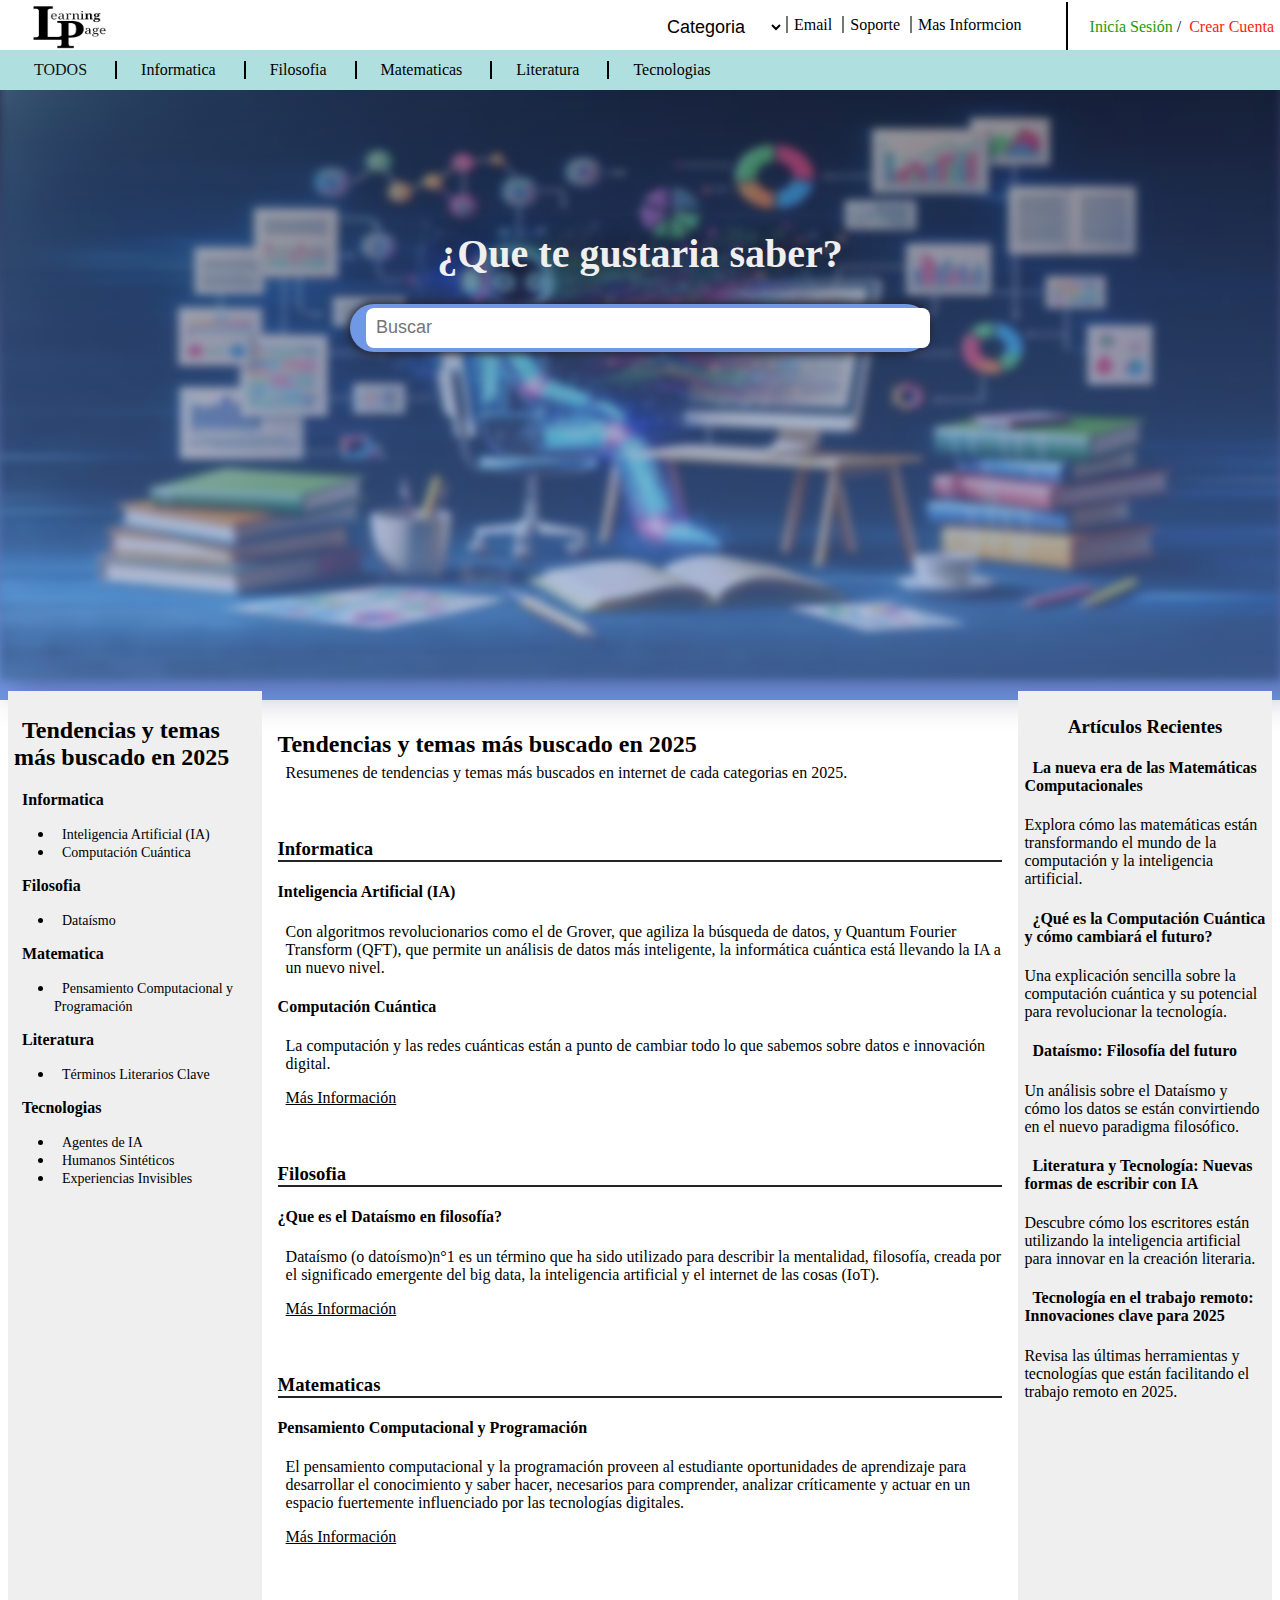
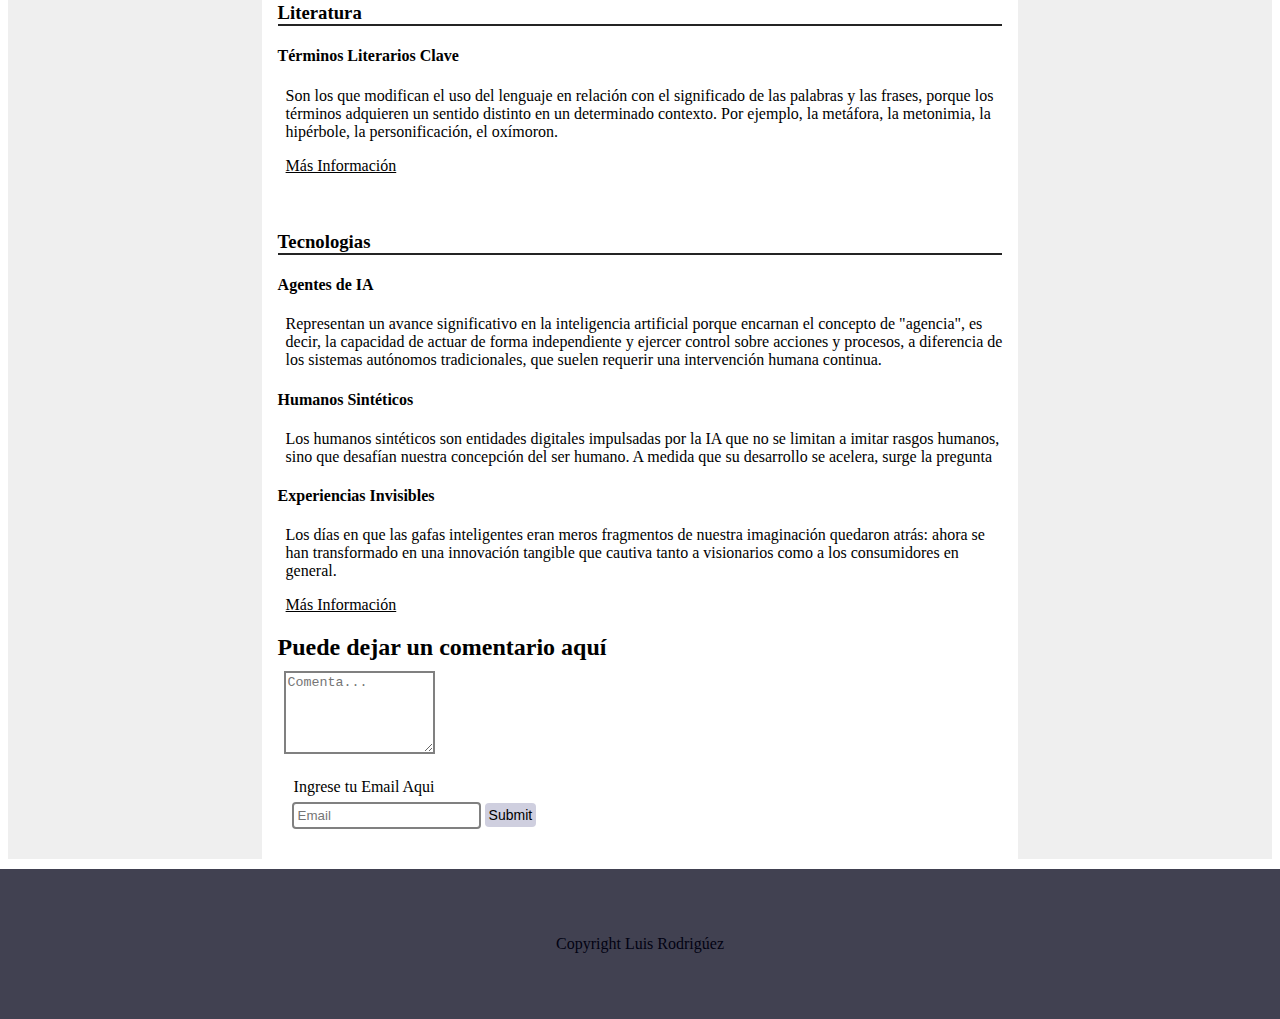
<file: 01-LearningPage/index.html>
<!DOCTYPE html>
<html lang="en">
  <head>
    <meta charset="UTF-8">
    <link rel="icon" type="image/LearningPage" href="Images/Logo-LearningPage.png" />
    <meta name="viewport" content="width=device-width, initial-scale=1">
    <title>Pagina de aprendizaje</title>
<link href="style.css" rel="stylesheet">
  </head>
  <body>
    <header>
      <div class="content-top">
        <div class="logo">
          <img src="Images/Logo-LearningPage.png"> 
        </div>
        <div class="themes">
        </div>
        <div class="first-nav">
          <nav>
            <ul>
              <li>
                <select>
                  <option value="">Categoria</option>
                  <option value="">Informatica</option>
                  <option value="">Filosofia</option>
                  <option value="">Matematica</option>
                  <option value="">Literatura</option>
                  <option value="">Tecnologias</option>
                </select>
              </li>
              <li><a href="">Email</a></li>
              <li><a href="">Soporte</a></li>
              <li><a href="">Mas Informcion</a></li>
            </ul>   
          </nav>
        </div> 
        <div class="cuenta"> 
          <p><i class="nf nf-fa-user_circle"></i>
          <a href="">Inicía Sesión</a> /<a href="">Crear Cuenta</a>
          </p>
  </div>
      </div>
      <div class="second-nav">
        <nav>
          <ul>
            <li>TODOS</li>
            <li><a href="">Informatica</a></li>
            <li><a href="">Filosofia</a></li>
            <li><a href="">Matematicas</a></li>
            <li><a href="">Literatura</a></li>
            <li><a href="">Tecnologias</a></li>
          </ul>
        </nav>
      </div>
    </header>

    <!--Cuerpo-->
    
    <main>
      <section class="title-intro">
        <h1>¿Que te gustaria saber?</h1>
        <div class="search">
          <i class="nf nf-seti-code_search"></i>
          <input type="search" placeholder="Buscar"/>
        </div>
        <ul>
          <li><a href=""><i class="nf nf-md-email"></i></a></li>
          <li><a href=""><i class="nf nf-dev-linkedin"></i></a></li>
          <li><a href=""><i class="nf nf-dev-github"></i></a></li>
          <li><a href=""><i class="nf nf-dev-twitter"></i></a></li>
          <li><a href=""><i class="nf nf-fa-telegram"></i></a></li>
        </ul>
        <div class="img-content">
          <img src="Images/SecretstoPinterest Success!.jpeg" alt="Persona-Estudiando">
        </div> 
        </section>
      <div class="third-nav">
        <h2><a href="#title-second">Tendencias y temas más buscado en 2025</a></h2>
        <h3><a href="#title-inf">Informatica</a></h3>
          <ul>
            <li><a href="#inf-0">Inteligencia Artificial (IA)</a></li>
            <li><a href="#inf-1">Computación Cuántica</a></li>
          </ul>
        <h3><a href="#title-fil">Filosofia</a></h3>
          <ul>
            <li><a href="#fil-0">Dataísmo</a></li>
          </ul>
        <h3><a href="#title-mat">Matematica</a></h3>
             <ul>
            <li><a href="#mat-0">Pensamiento Computacional y Programación</a></li>
          </ul>
        <h3><a href="#title-lit">Literatura</a></h3>
          <ul>
            <li><a href="#lit-0">Términos Literarios Clave</a></li>
          </ul>
        <h3><a href="#title-tec">Tecnologias</a></h3>
          <ul>
            <li><a href="#tec-0">Agentes de IA</a></li>
            <li><a href="#tec-1">Humanos Sintéticos</a></li>
            <li><a href="#tec-2">Experiencias Invisibles</a></li>
          </ul>
      </div>
      <div class="container">
        <section id="title-second">
           <h2>Tendencias y temas más buscado en 2025</h2>
            <p>Resumenes de tendencias y temas más buscados en internet 
              de cada categorias en 2025.</p>
        </section>
        <section id="title-inf">
          <h3>Informatica</h3>
            <h4 id="inf-0">Inteligencia Artificial (IA)</h4>
            <p>Con algoritmos revolucionarios como el de Grover, que agiliza la búsqueda de datos, y Quantum Fourier Transform (QFT), que permite un análisis de datos más inteligente, la informática cuántica está llevando la IA a un nuevo nivel.</p>
            <h4 id="inf-1">Computación Cuántica</h4>
            <p>La computación y las redes cuánticas están a punto de cambiar todo lo que sabemos sobre datos e innovación digital.</p>
            <a href="https://reports.globant.com/es/trends/tendencias-tecnologicas-2025/#agentic-ai-systems" target="_blank">Más Información</a>
          <hr> 
        </section>
        <section id="title-fil">
          <h3>Filosofia</h3>
            <h4 id="fil-0">¿Que es el Dataísmo en filosofía?</h4>
            <p>Dataísmo (o datoísmo)n°1 es un término que ha sido utilizado para describir la mentalidad, filosofía, creada por el significado emergente del big data, la inteligencia artificial y el internet de las cosas (IoT). </p>
            <a href="https://es.wikipedia.org/wiki/Data%C3%ADsmo" target="_blank">Más Información</a>
          <hr> 
        </section>
        <section id="title-mat">
          <h3>Matematicas</h3>
            <h4 id="mat-0">Pensamiento Computacional y Programación</h4>
            <p>El pensamiento computacional y la programación proveen al estudiante oportunidades de aprendizaje para desarrollar el conocimiento y saber hacer, necesarios para comprender, analizar críticamente y actuar en un espacio fuertemente influenciado por las tecnologías digitales.</p>
            <a href="https://www.curriculumnacional.cl/portal/Diferenciado-Humanista-Cientifico/Matematica/Pensamiento-computacional-y-programacion/" target="_blank">Más Información</a>
          <hr> 
        </section>
        <section id="title-lit">
          <h3>Literatura</h3>
            <h4 id="lit-0">Términos Literarios Clave</h4>
            <p>Son los que modifican el uso del lenguaje en relación con el significado de las palabras y las frases, porque los términos adquieren un sentido distinto en un determinado contexto. Por ejemplo, la metáfora, la metonimia, la hipérbole, la personificación, el oxímoron.</p>
            <a href="https://www.google.com/url?sa=t&source=web&rct=j&opi=89978449&url=https://concepto.de/recursos-literarios/&ved=2ahUKEwjQ_sWT0pSMAxVzq5UCHZyGAZAQFnoECBsQAw&usg=AOvVaw20Ao4c5h38YRfuDgbk2y6a" target="_blank">Más Información</a>
          <hr> 
        </section>
        <section id="title-tec">
           <h3>Tecnologias</h3>
            <h4 id="tec-0">Agentes de IA</h4>
            <p>Representan un avance significativo en la inteligencia artificial porque encarnan el concepto de "agencia", es decir, la capacidad de actuar de forma independiente y ejercer control sobre acciones y procesos, a diferencia de los sistemas autónomos tradicionales, que suelen requerir una intervención humana continua.</p>
            <h4 id="tec-1">Humanos Sintéticos</h4>
            <p>Los humanos sintéticos son entidades digitales impulsadas por la IA que no se limitan a imitar rasgos humanos, sino que desafían nuestra concepción del ser humano. A medida que su desarrollo se acelera, surge la pregunta</p>
            <h4 id="tec-2">Experiencias Invisibles</h4>
<p>Los días en que las gafas inteligentes eran meros fragmentos de nuestra imaginación quedaron atrás: ahora se han transformado en una innovación tangible que cautiva tanto a visionarios como a los consumidores en general.</p>
            <a href="https://reports.globant.com/es/trends/tendencias-tecnologicas-2025/#agentic-ai-systems" target="_blank">Más Información</a>  
        </section> 
        <form>
          <h2>Puede dejar un comentario aquí</h2>
          <textarea rows="5" cols="16" placeholder="Comenta..."></textarea>
          <fieldset>
<legend>Ingrese tu Email Aqui</legend>
            <input type="email" placeholder="Email"/>
            <button>Submit</button>
          </fieldset> 
        </form>
      </div> 
      <div class="aside-article">
        <aside>
          <h3>Artículos Recientes</h3>
          <article>
            <h4><a href="#">La nueva era de las Matemáticas Computacionales</a></h4>
            <p>Explora cómo las matemáticas están transformando el mundo de la computación y la inteligencia artificial.</p>
          </article>
          <article>
            <h4><a href="#">¿Qué es la Computación Cuántica y cómo cambiará el futuro?</a></h4>
            <p>Una explicación sencilla sobre la computación cuántica y su potencial para revolucionar la tecnología.</p>
          </article>
          <article>
            <h4><a href="#">Dataísmo: Filosofía del futuro</a></h4>
            <p>Un análisis sobre el Dataísmo y cómo los datos se están convirtiendo en el nuevo paradigma filosófico.</p>
          </article>
          <article>
            <h4><a href="#">Literatura y Tecnología: Nuevas formas de escribir con IA</a></h4>
            <p>Descubre cómo los escritores están utilizando la inteligencia artificial para innovar en la creación literaria.</p>
          </article>
          <article>
            <h4><a href="#">Tecnología en el trabajo remoto: Innovaciones clave para 2025</a></h4>
            <p>Revisa las últimas herramientas y tecnologías que están facilitando el trabajo remoto en 2025.</p>
          </article>
        </aside>
      </div>
    </main>
    <footer>
        <p><i class="nf nf-fa-copyright"></i>Copyright Luis Rodrigúez<p>
    </footer>

    <script src="script.js"></script>
  </body>
</html>
</file>
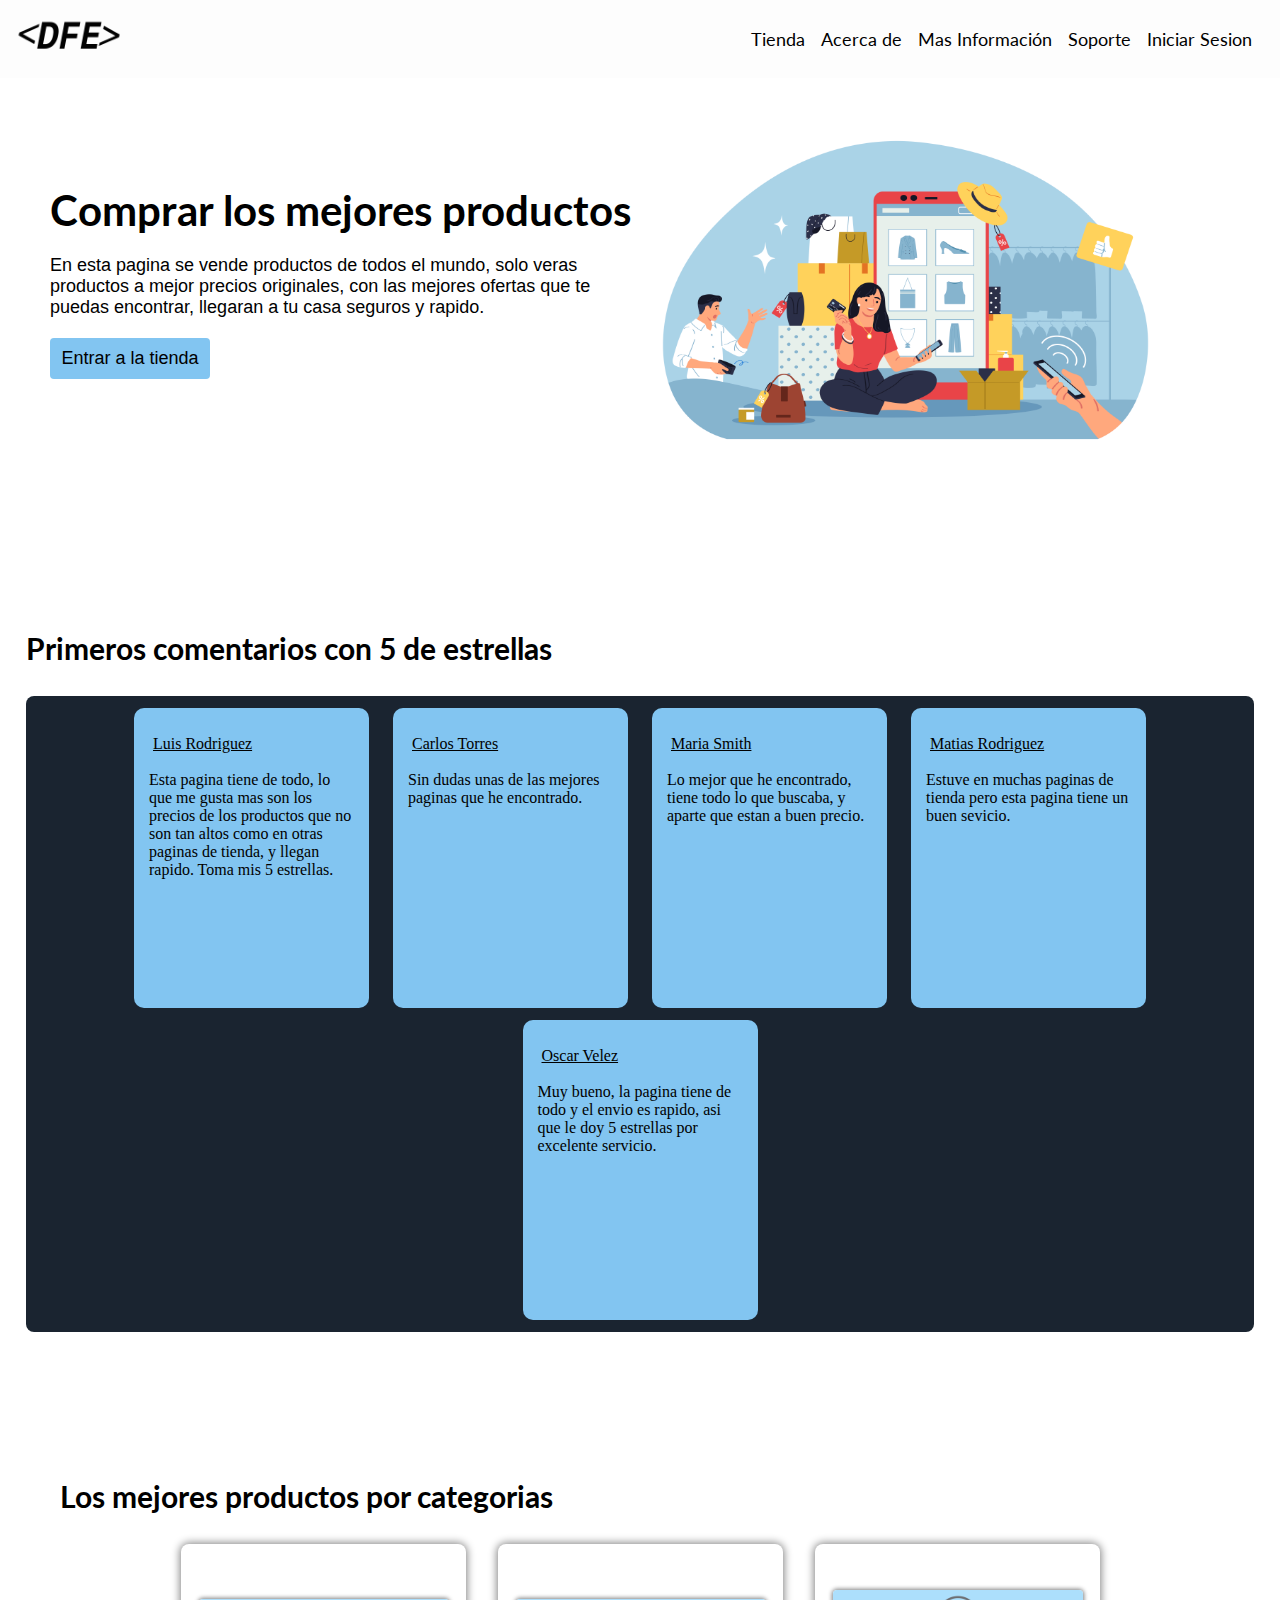
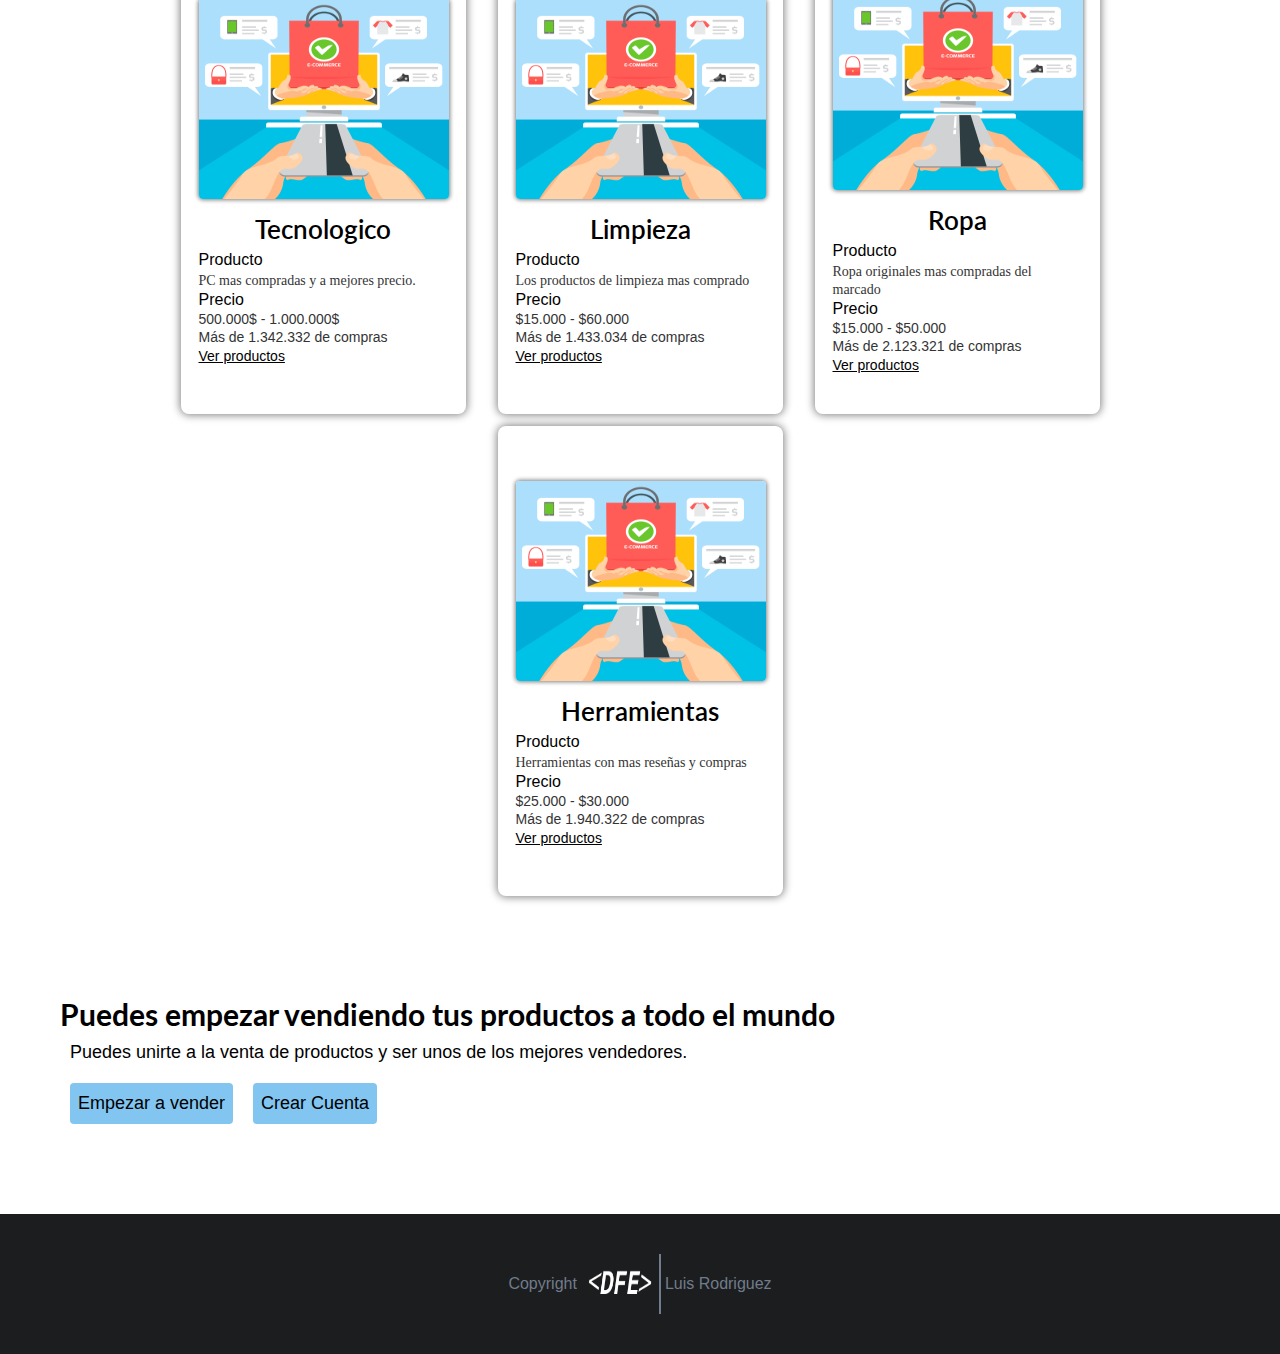
<file: 03-onlineSale/index.html>
<!DOCTYPE html>
<html lang="en">
<head>
    <meta charset="UTF-8">
    <meta name="viewport" content="width=device-width, initial-scale=1.0">
    <link rel="stylesheet" href="style.css">
    <link rel="icon" href="Images/logo-radio-blackWhite.png">
    <title>Shopping</title>
</head>
<body>
    <header>
        <div class="logo">
            <img src="Images/logo-DVF-black.png" alt="">
        </div>
        <div id="open-menu"><i class="nf nf-md-menu"></i></div>
        <div class="navbar">
            <div id="display-dark"></div>

            <nav>
                <div id="close-menu"><i class="nf nf-md-close"></i></div>
                <ul>
                    <li><a href="">Tienda</a></li>
                    <li><a href="">Acerca de</a></li>
                    <li><a href="">Mas Información</a></li>
                    <li><a href="">Soporte</a></li>
                    <li><a href="inicio-sesion">Iniciar Sesion</a></li>
                </ul>
            </nav>
        </div>
    </header>
    <main>
        <section class="first-section">
            <div class="div-first-section">
            <h1>Comprar los mejores productos</h1>
            <p>En esta pagina se vende productos de todos el mundo, solo veras productos a mejor precios
                originales, con las mejores ofertas que te puedas encontrar, llegaran a tu casa seguros y rapido. 
            </p>
            <button>Entrar a la tienda</button>
            <ul>
                <li><a><i class="nf nf-md-gmail"></i></a></li>
                <li><a><i  class="nf nf-dev-linkedin"></i></a></li>
                <li><a><i class="nf nf-md-instagram"></i></a></li>
                <li><a><i class="nf nf-dev-twitter"></i></a></li>
            </ul>
            </div>
            <div class="div-second-section">
                <img src="Images/2305.q702.006.F.m005.c7.addiction.jpg" alt="Personas Comprando" >
            </div>
        </section>
        <section class="second-section">
            <div class="content-comments">
                <h2> Primeros comentarios con 5 de estrellas</h2>
                <div class="container-first" id="container-first">
                    <div id="user-comments">
                        <p class="user-content"><i class="nf nf-fa-user_circle"></i><a href="#" id="user">Luis Rodriguez</a></p>
                        <p id="comments">
                        Esta pagina tiene de todo, lo que me gusta mas son los precios de los productos
                        que no son tan altos como en otras paginas de tienda, y llegan rapido. 
                        Toma mis 5 estrellas.
                        </p>
                        <p>
                            <i class="nf nf-md-star"></i>
                            <i class="nf nf-md-star"></i>
                            <i class="nf nf-md-star"></i>
                            <i class="nf nf-md-star"></i>
                            <i class="nf nf-md-star"></i>
                        </p>
                    </div>
                </div>
            </div>
        </section>
        <section class="third-section">
            <h2>Los mejores productos por categorias</h2>
            <div id="products-content" class="products-content">
                <div id="products-category">
                    <img src="Images/1230944.jpg" alt="" style="width: 250px; height: 200px">
                    <div class="config-text">
                        <h3 id="title-category">Tecnologico</h3>
                        <p><p class="text-first">Producto</p> <span id="text-product">PC mas compradas y a mejores precio.</span></p>
                        <p><p class="text-first">Precio</p> <p id="price"> 500.000$ - 1.000.000$</p>
                        <p id="visits">Más de 1.342.332 de compras</p>
                        <p><a href="#">Ver productos</a></p>
                    </div>
                </div>    
            </div>
        </section>
        <section class="fourth-section">
            <h2>Puedes empezar vendiendo tus productos a todo el mundo</h2>
            <p>Puedes unirte a la venta de productos y ser unos de los mejores vendedores.</p>
            <button class="first-button-section">Empezar a vender</button>
            <button>Crear Cuenta</button>
        </section>
    </main>
    <footer>
        <p><i class="nf nf-md-copyright"></i> Copyright <img src="Images/logo-DVF-white.png">  Luis Rodriguez</p>
    </footer>

    <script type="module" src="script.js"></script>
</body>
</html>
</file>
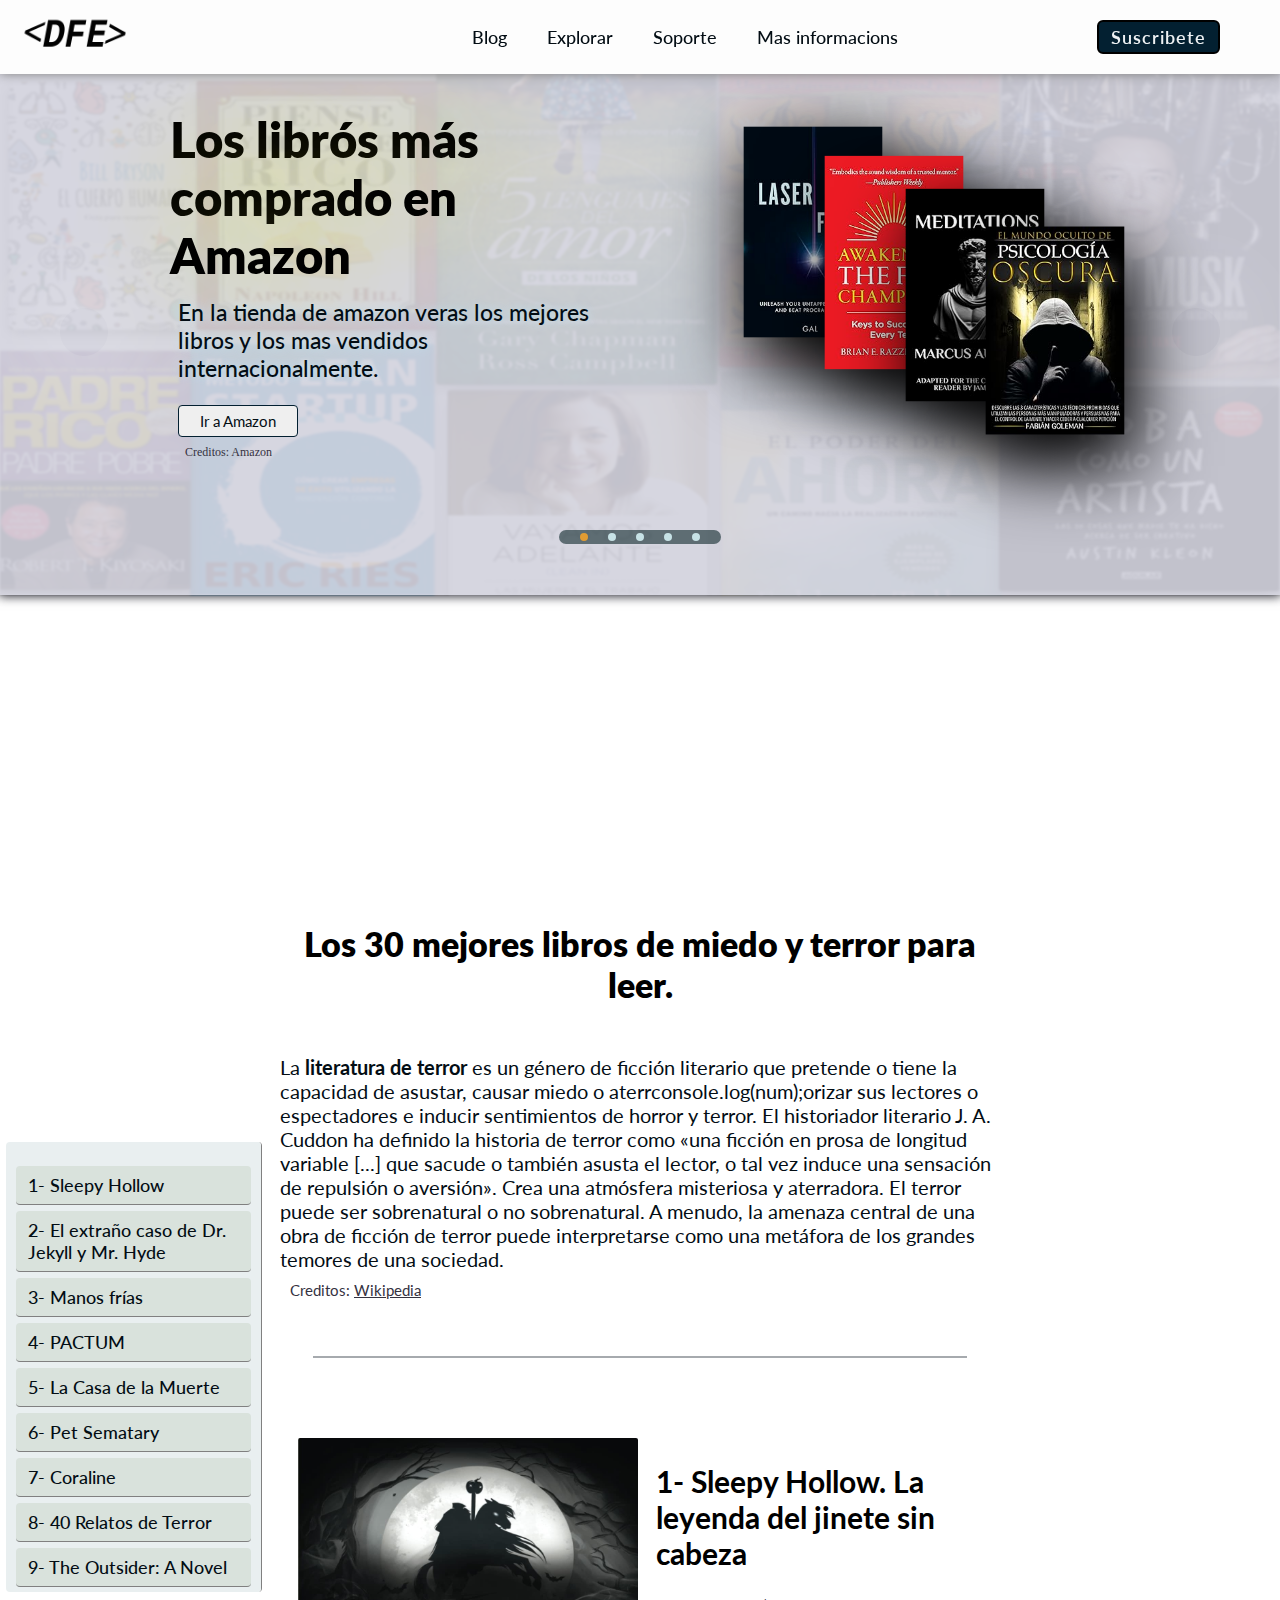
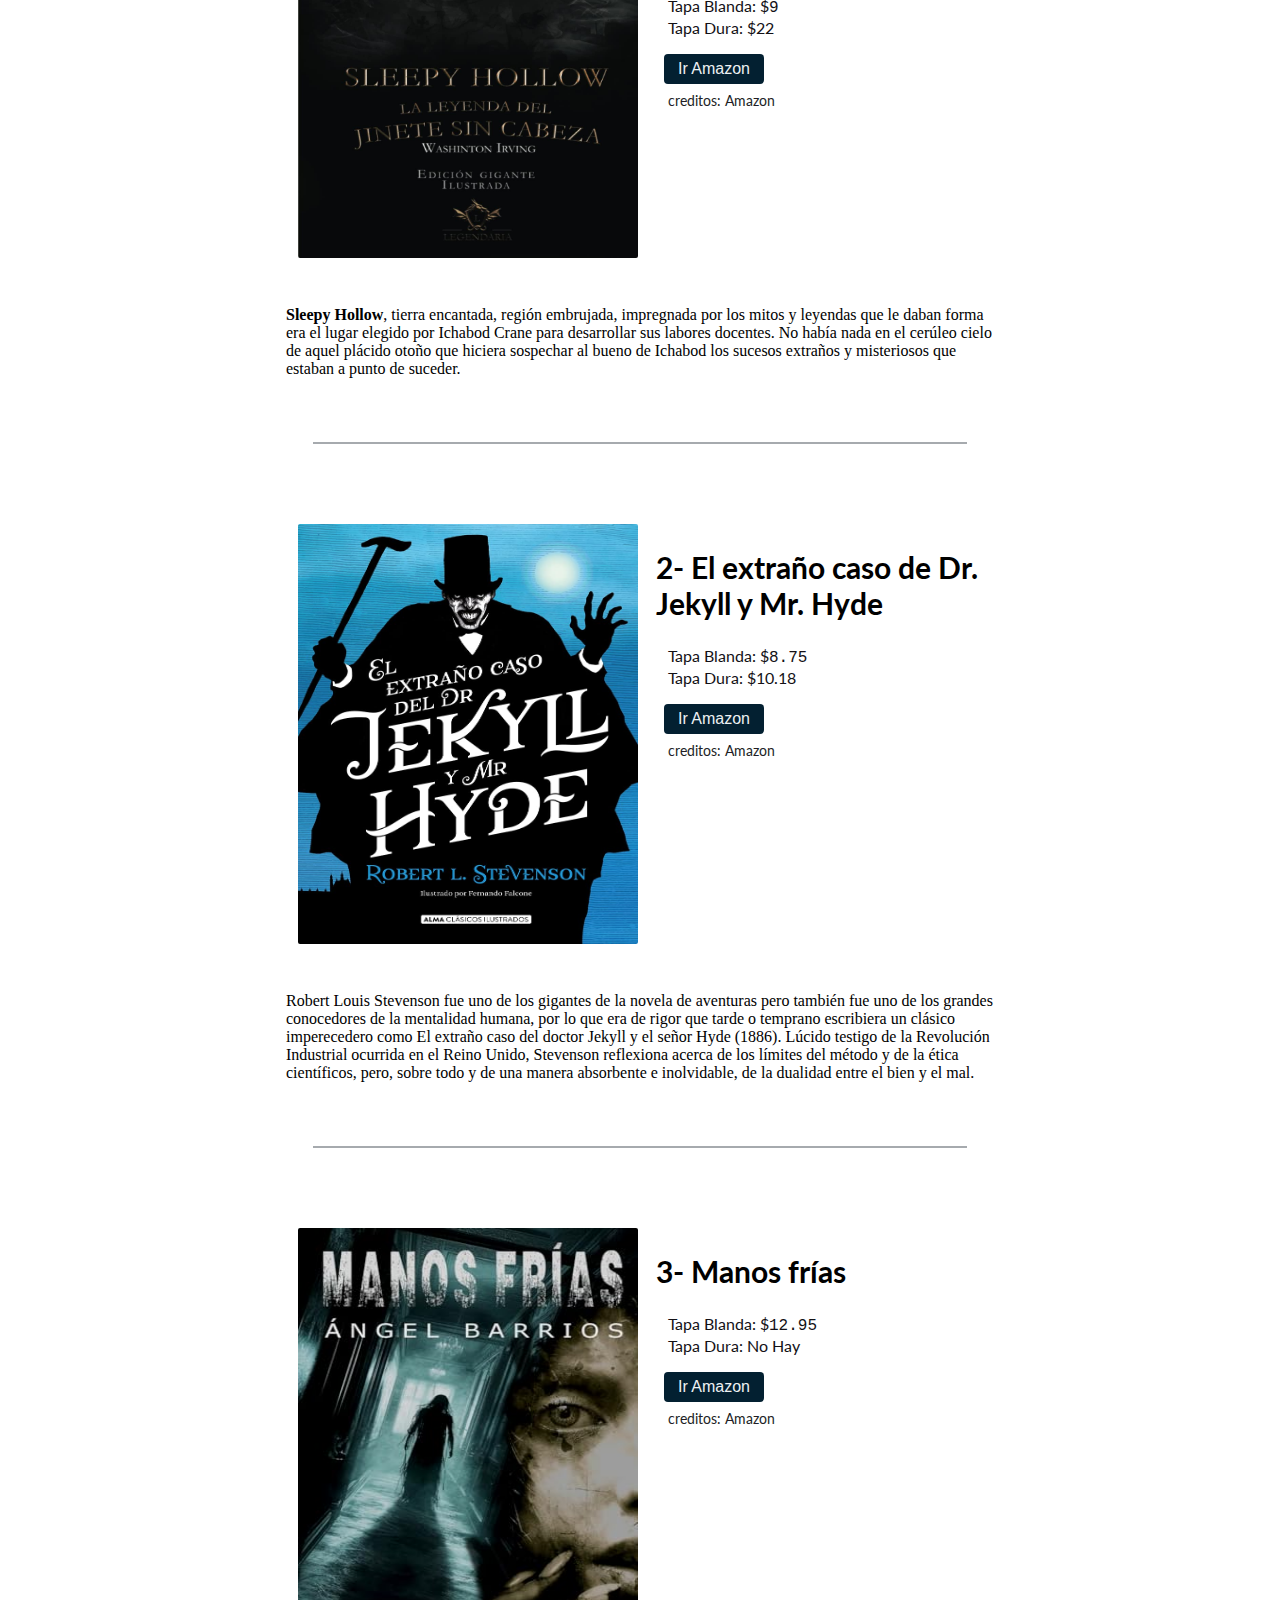
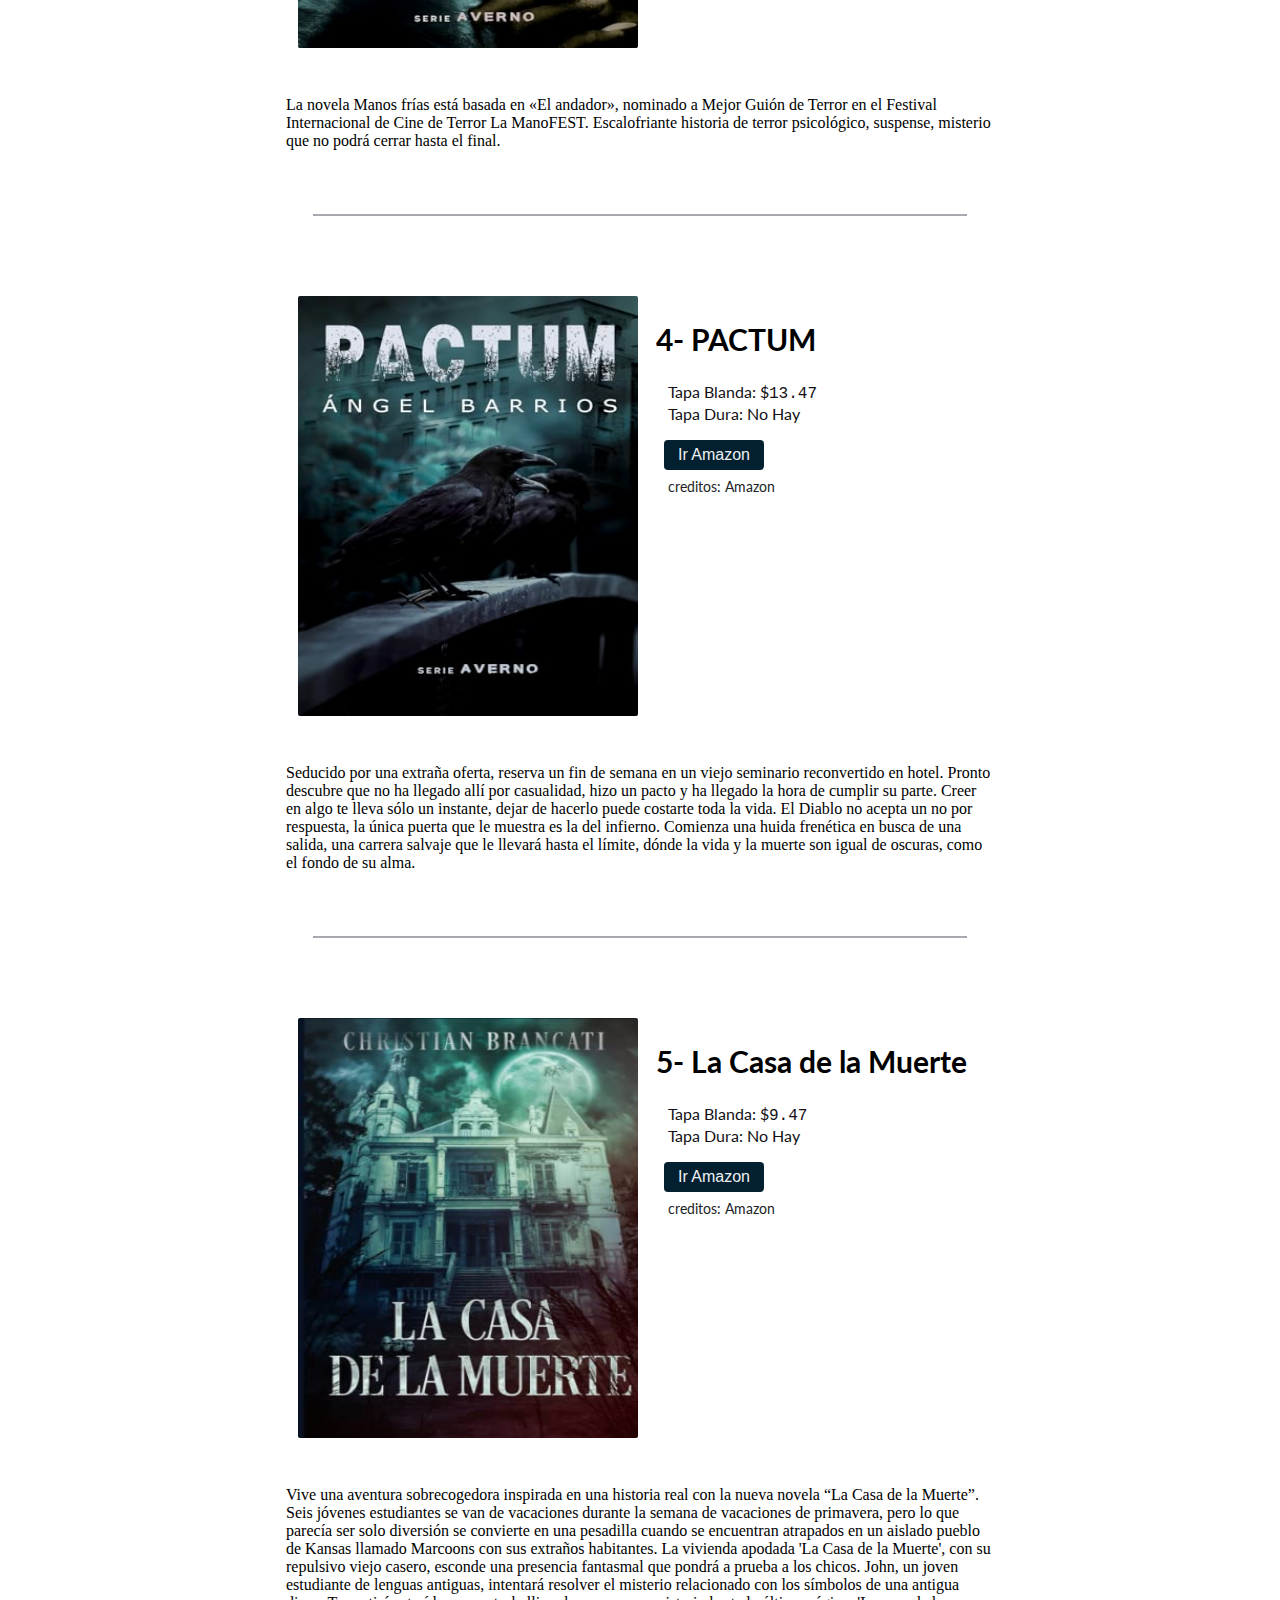
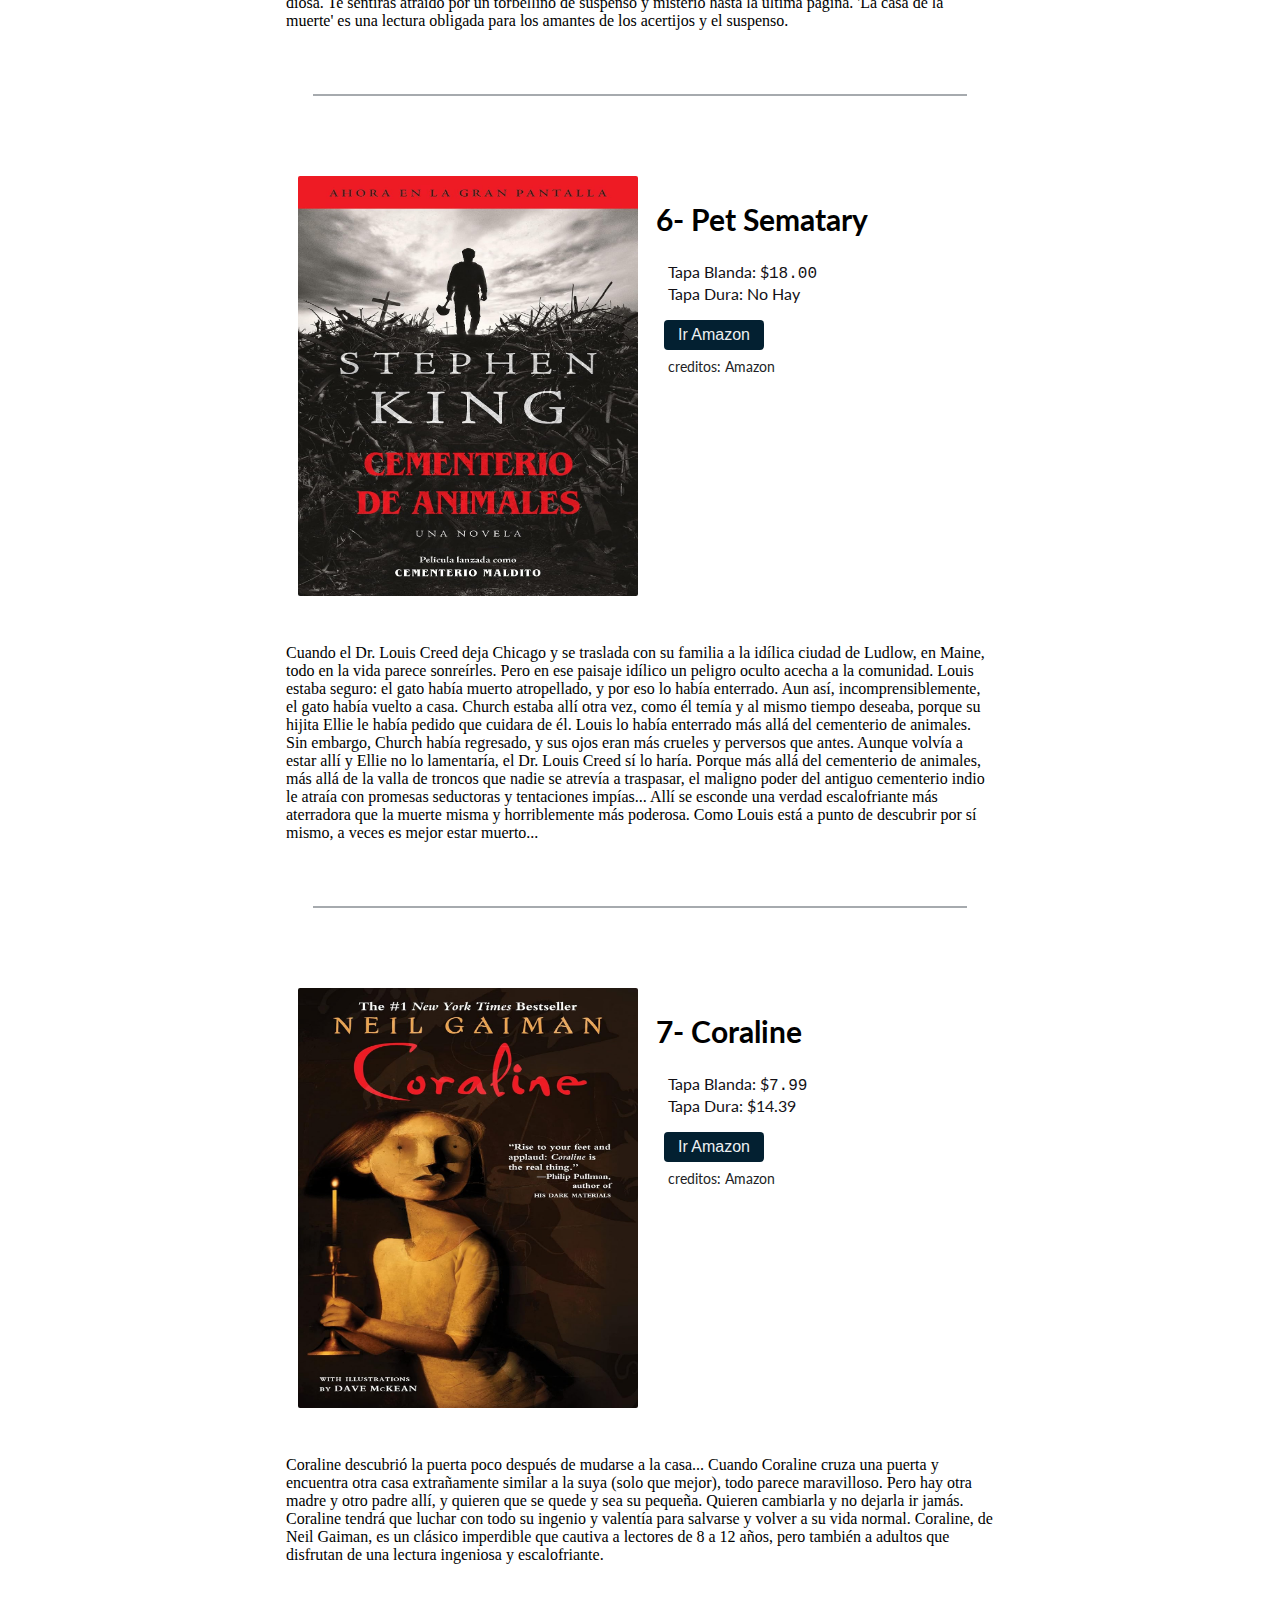
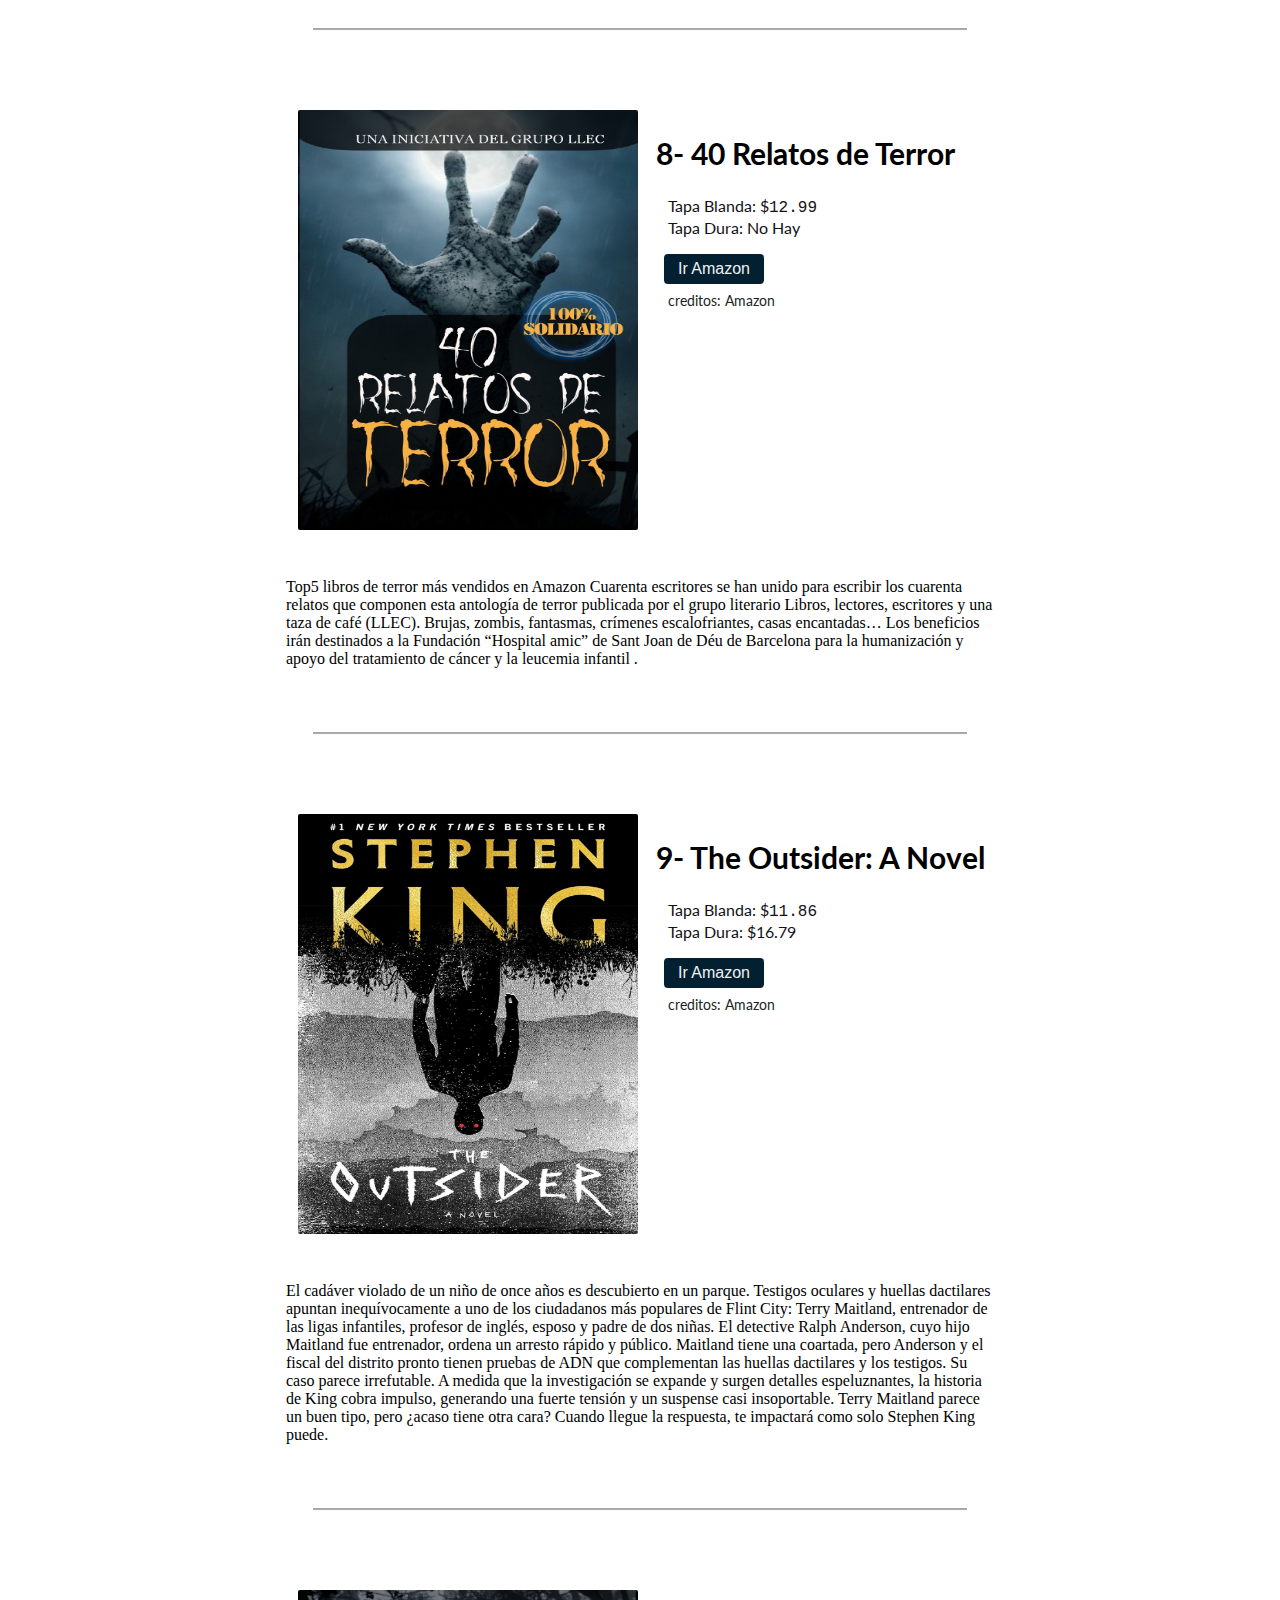
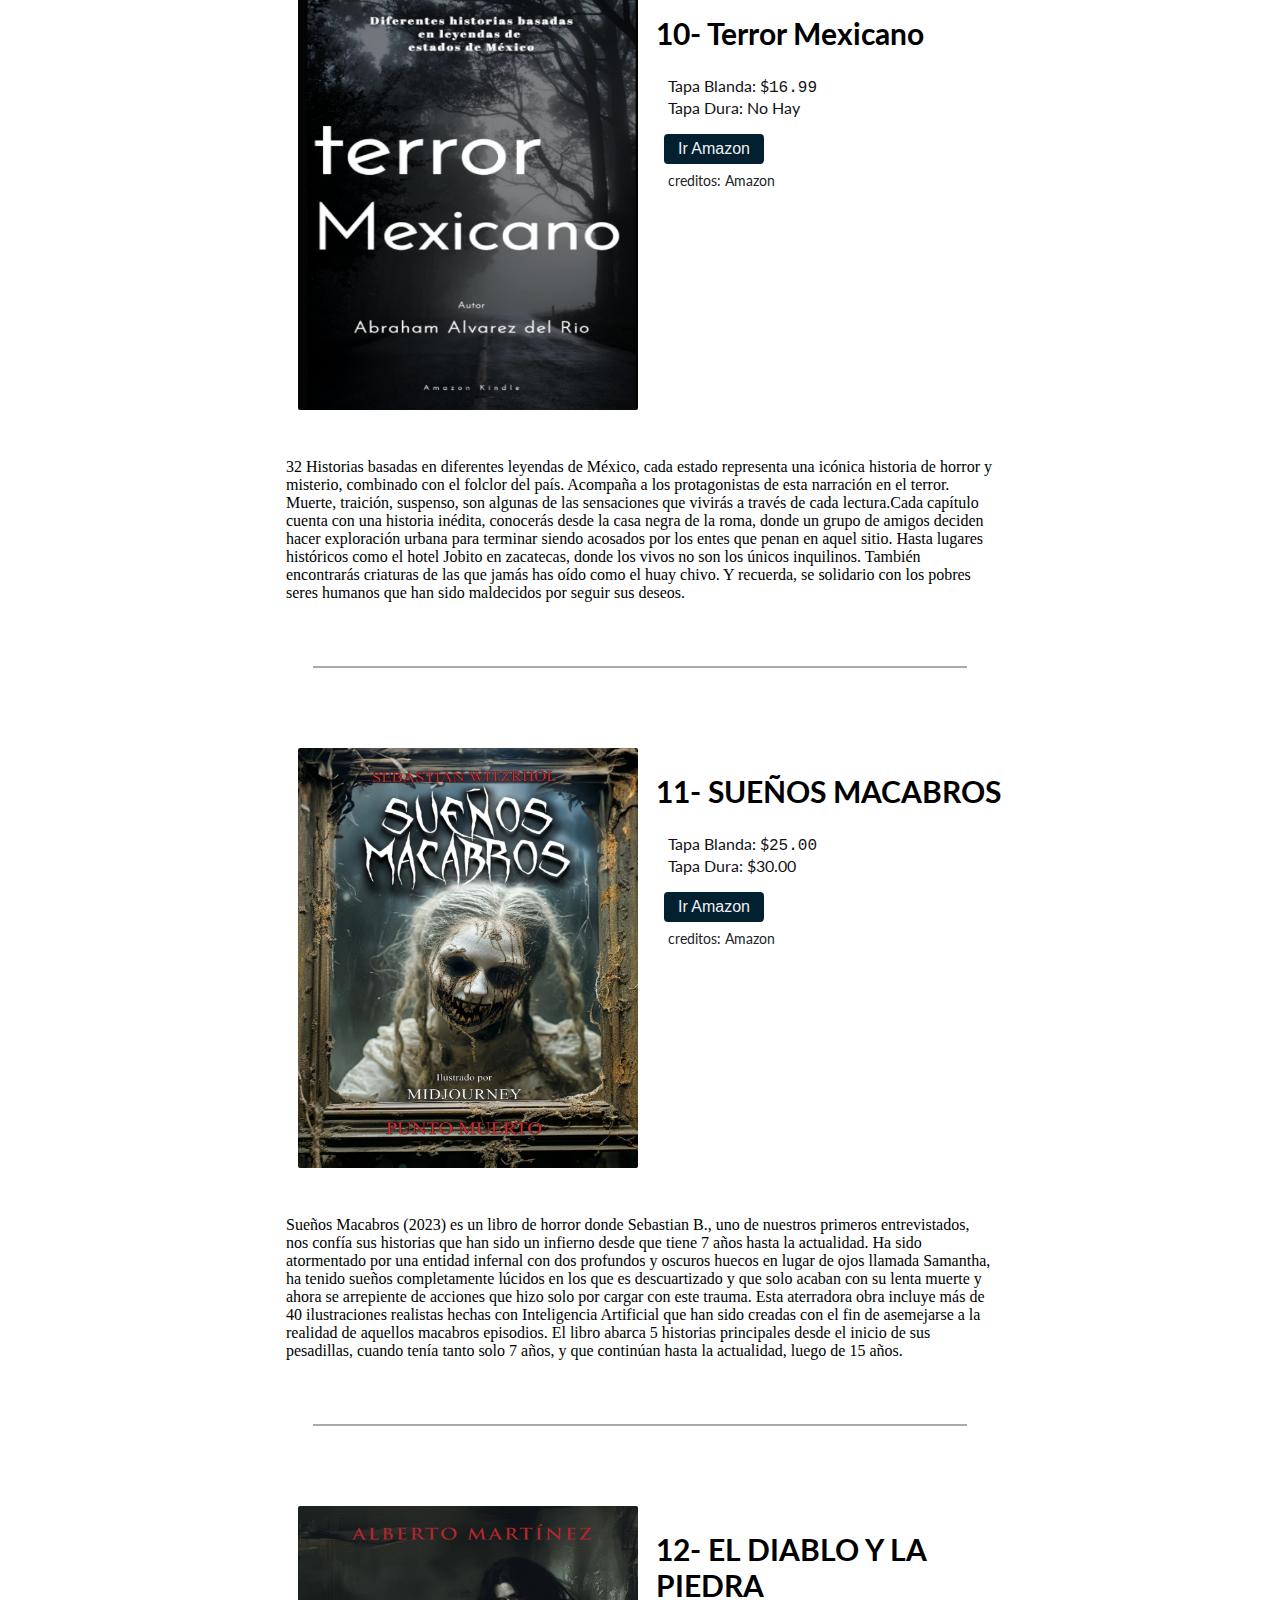
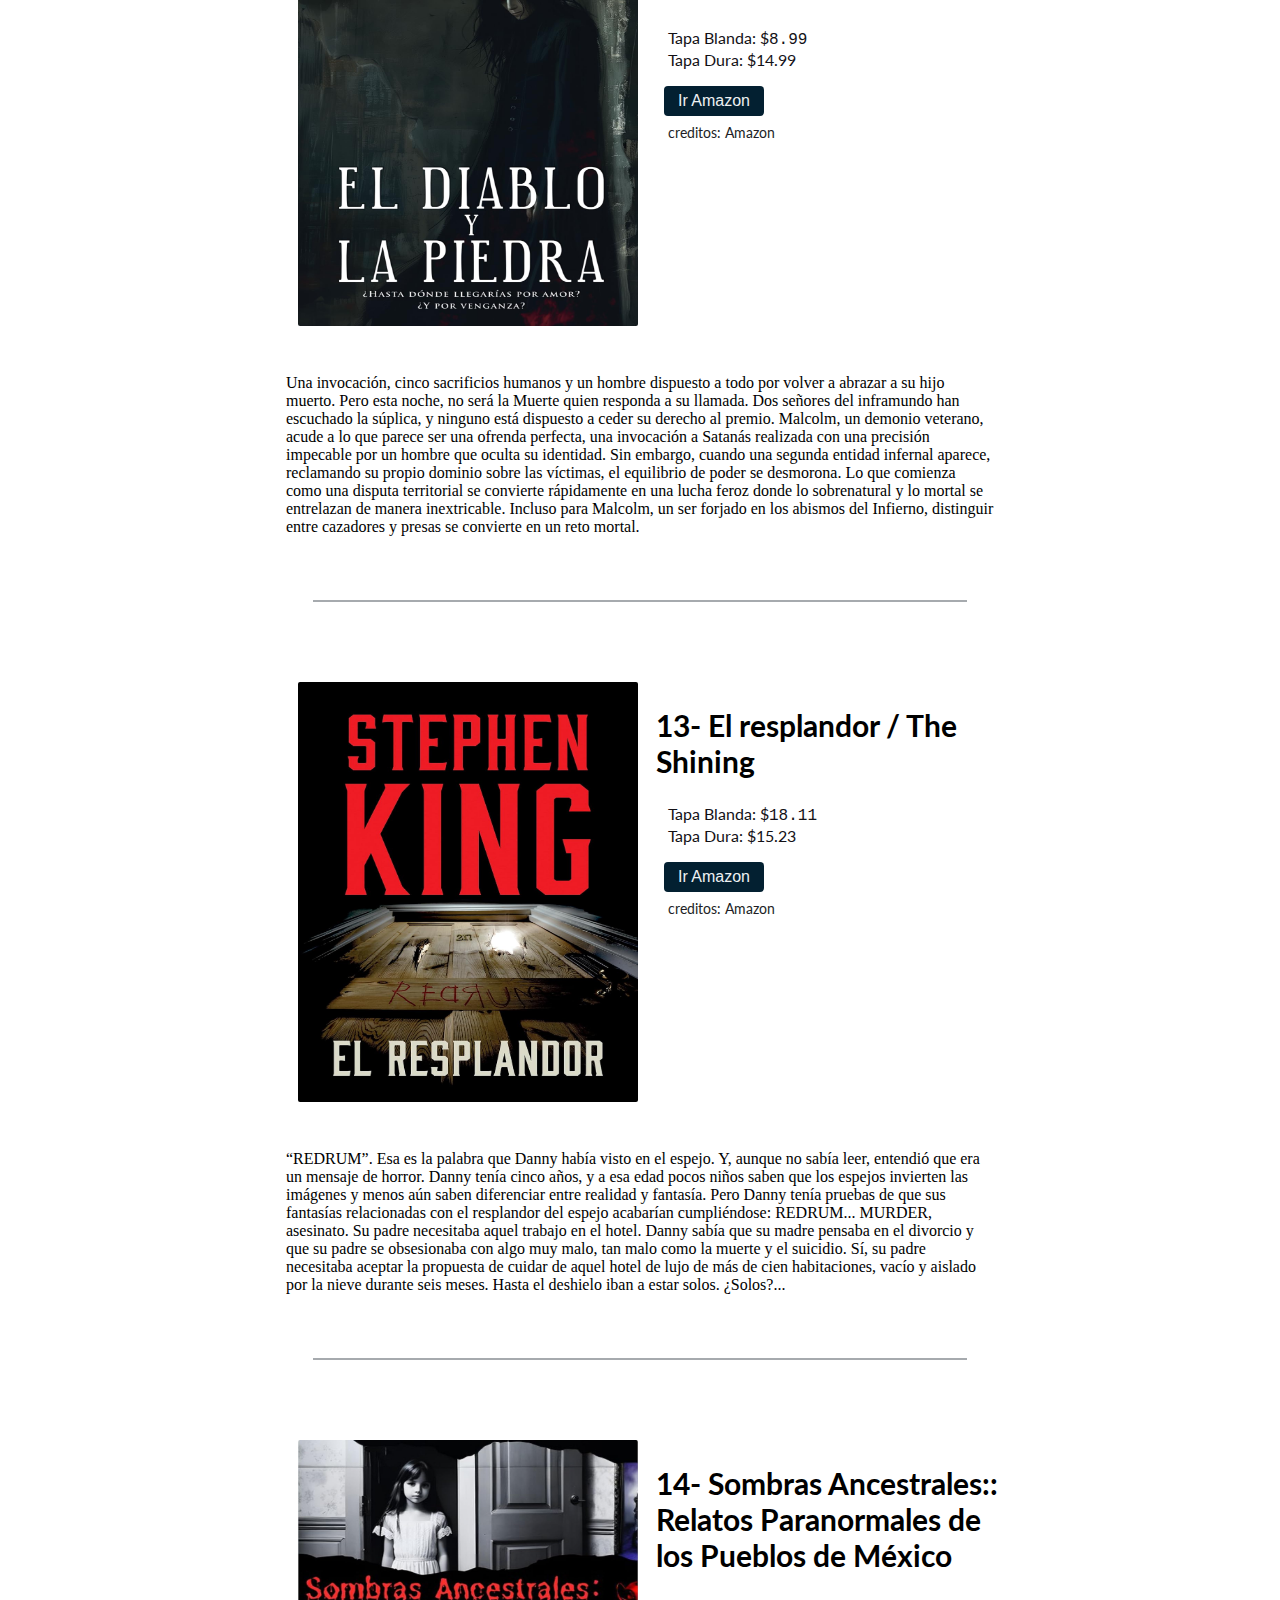
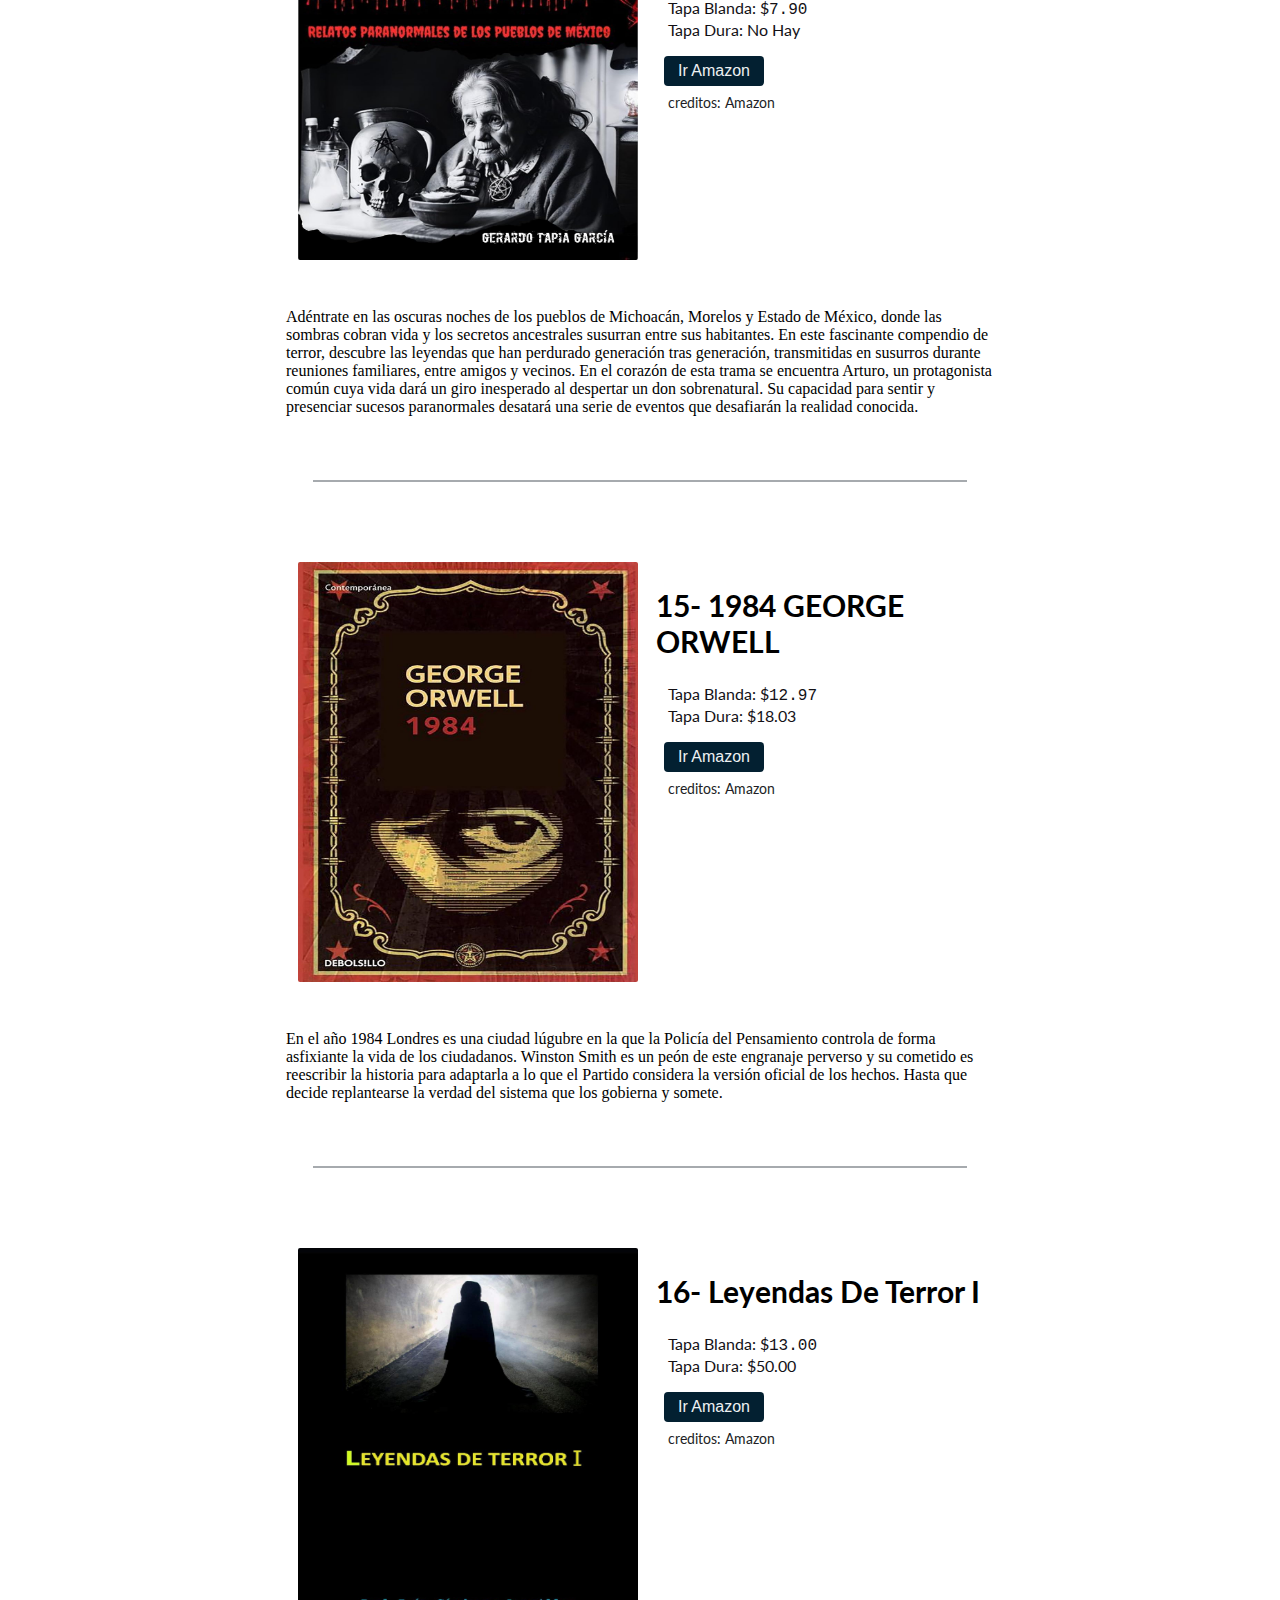
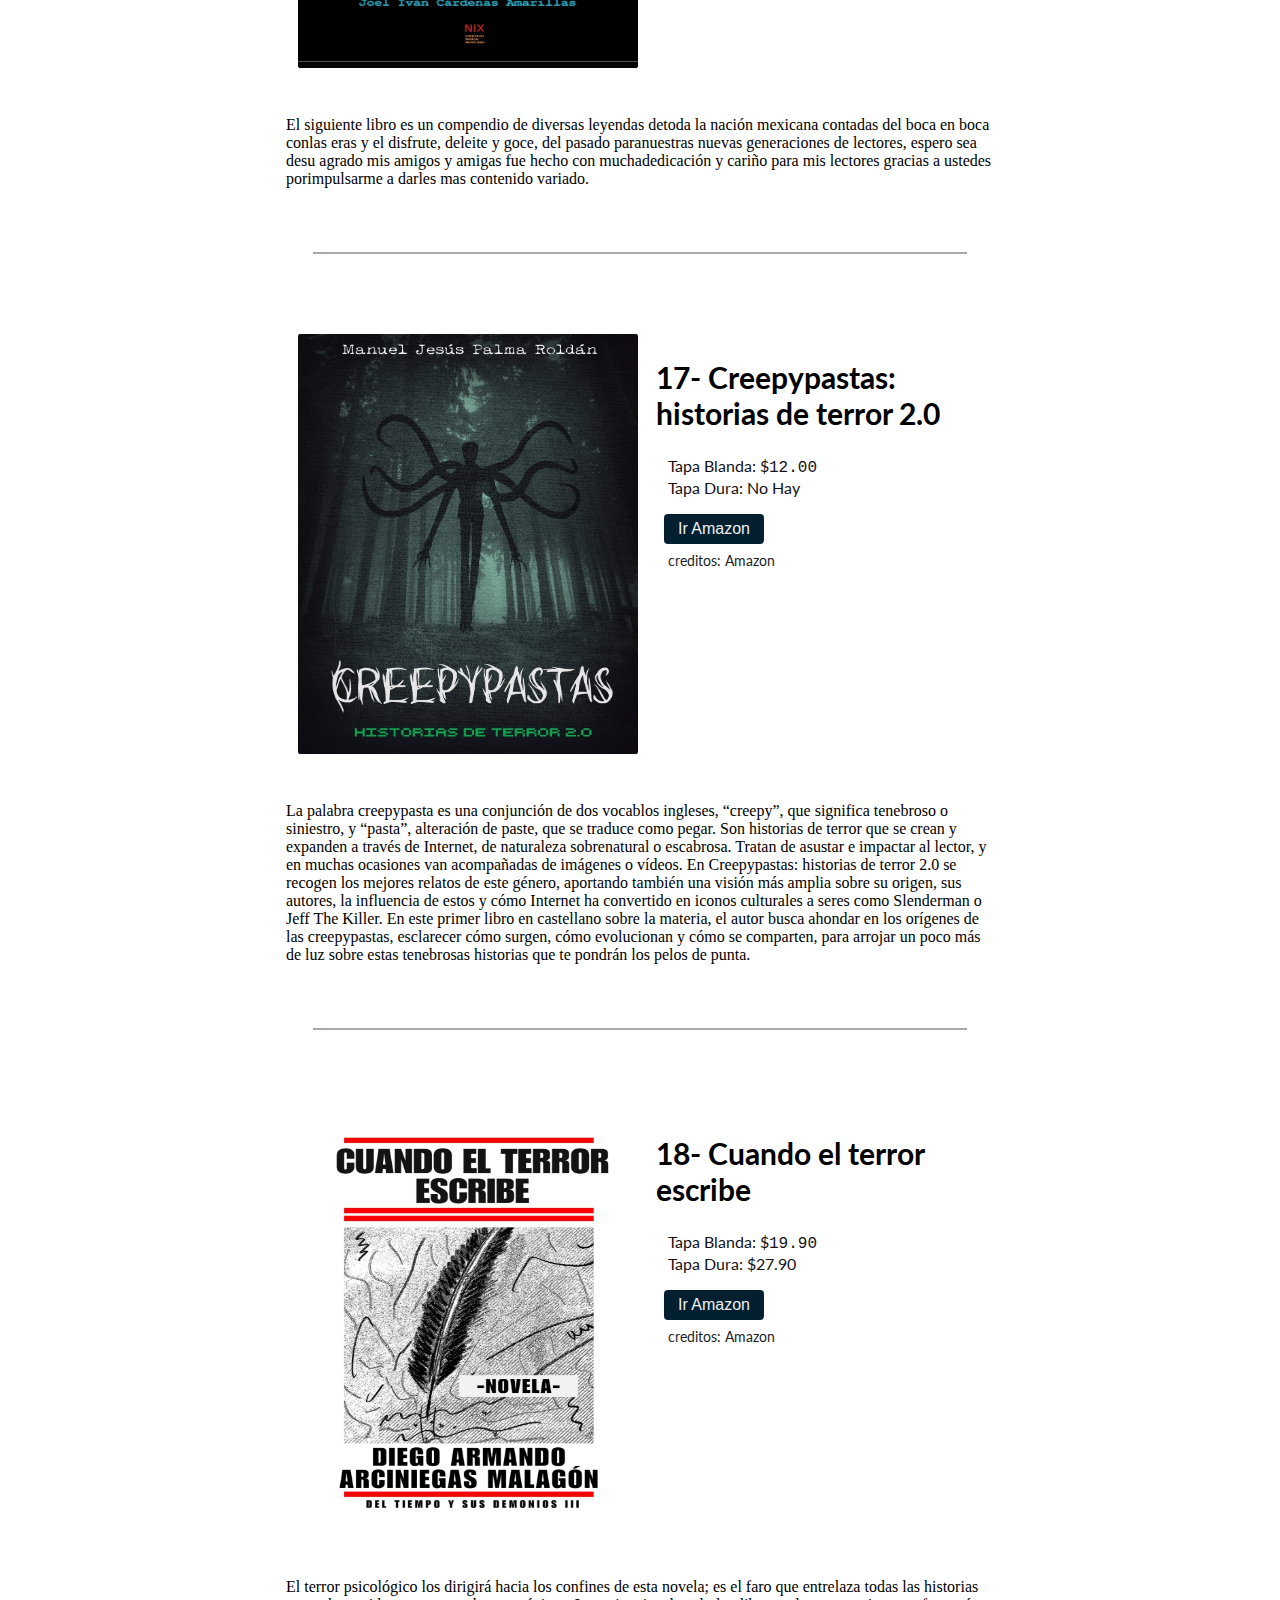
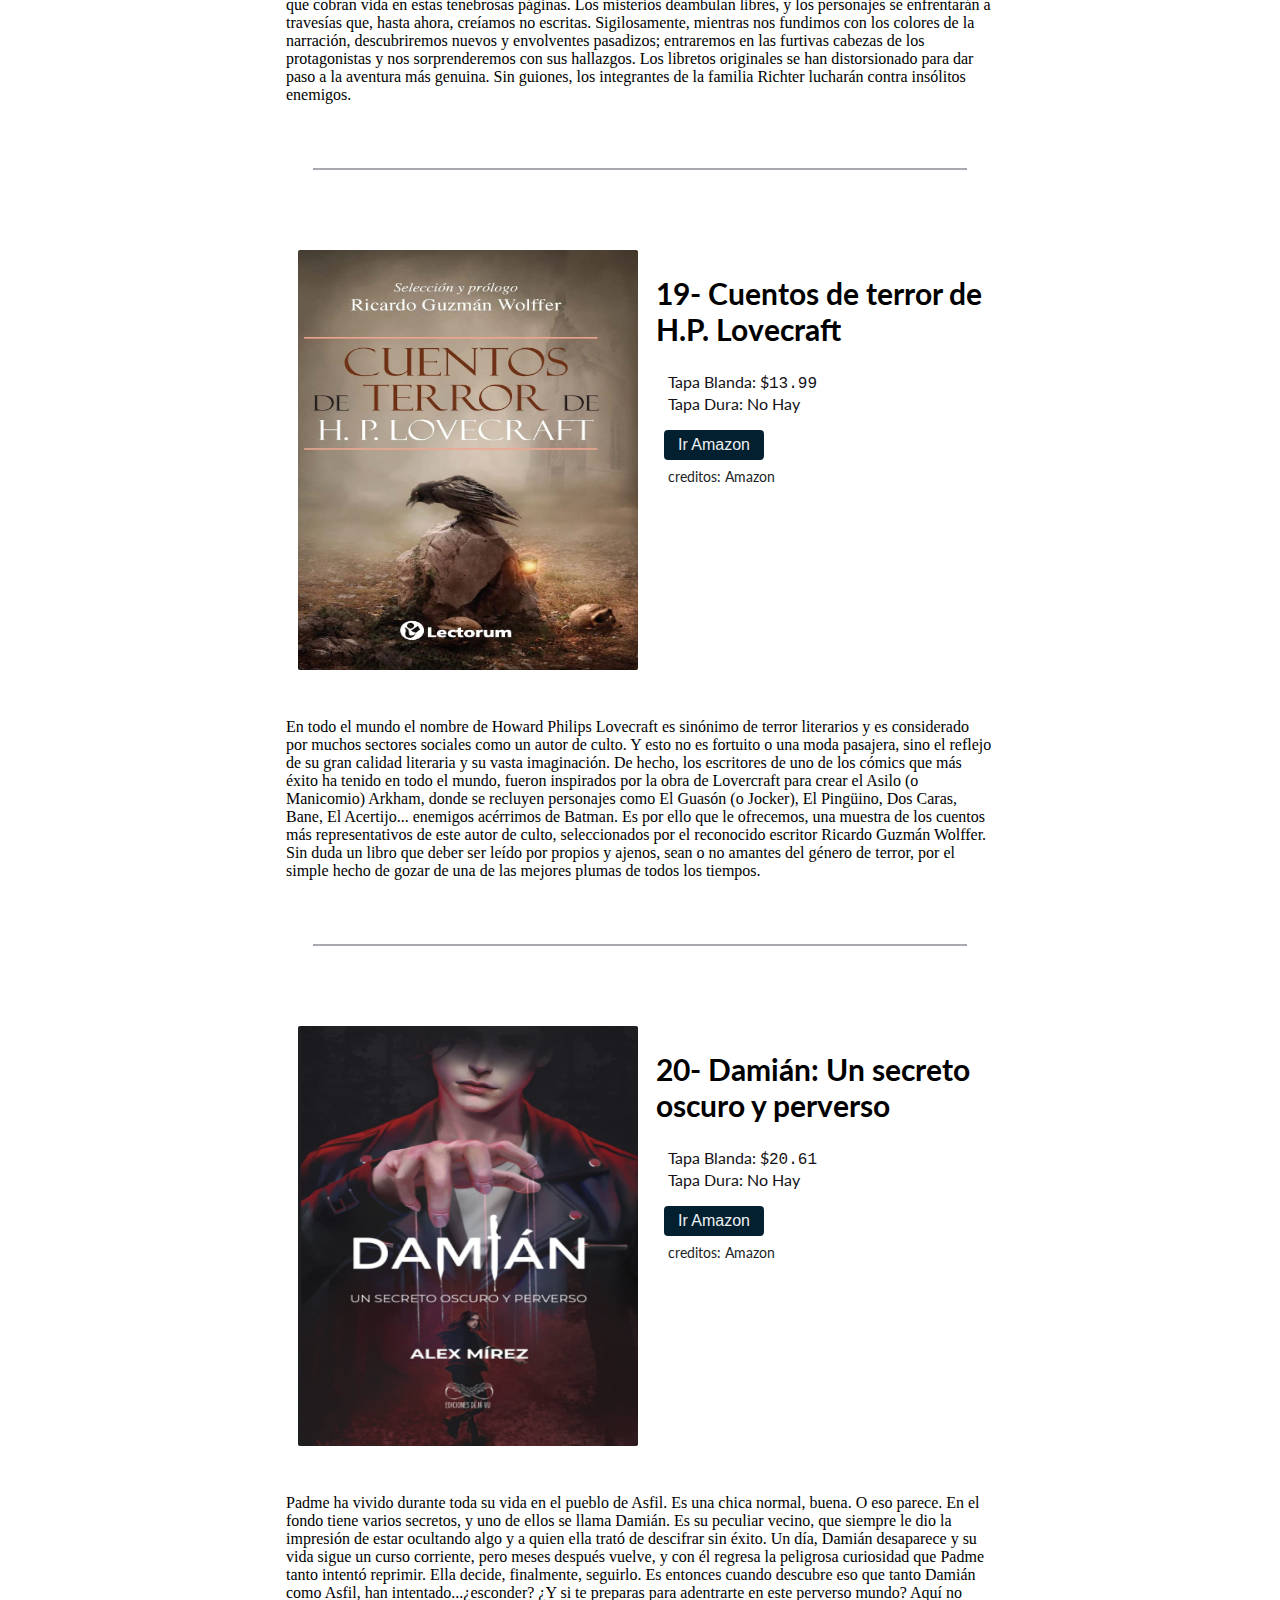
<file: 04-BookPage/index.html>
<!DOCTYPE html>
<html lang="en">
<head>
    <meta charset="UTF-8">
    <meta name="viewport" content="width=device-width, initial-scale=1.0">
    <link rel="icon" href="/Images-Logo/logo-radio-blackWhite.png">
    <link rel="stylesheet" href="style.css">
    <title>Books Page</title>
</head>
<body>
    <header>
        <div class="logo-left">
            <img src="Images/logo-DVF-black.png" alt="<DVF>">
        </div>
        
        <div class="nav-middle">
            <nav>
                <div class="close-menu"><i class="nf nf-md-window_close"></i></div>
                <ul>
                    <li><a href="#">Blog</a></li>
                    <li><a href="#">Explorar</a></li>
                    <li><a href="#">Soporte</a></li>
                    <li><a href="#">Mas informacions</a></li>
                    <li><a href="#">Suscribete</a></li>
                </ul>
            </nav>
        </div>
        <div class="navbar-menu"><i class="nf nf-md-arrow_down_thin"></i></div>
        <div class="div-input">
            <input type="search" id="search" placeholder="Buscar">
        </div>
        <div class="suscribirse-right">
            <button class="header-one-button" id="button-search"><i class="nf nf-oct-search"></i></button>
            <button class="header-two-button">Suscribete</button>
        </div>
        <div class="open-menu"><i class="nf nf-md-menu"></i></div>
        <div class="cover-background"></div>
    </header>
    <div class="nav-column-left">
        <nav>
            <ul id="list-div-title">
                <li class="list-title"><a class="navbar-list" href="#contetn-book-1">1- Sleepy Hollow</a></li>
            </ul>
        </nav>
    </div>

    <main>
        <section class="first-section">
            <img src="Images/imgBackground.jpg" alt="Background Image Book" class="book-background ">
            <div class="arrow-left" id="arrow-left"><i id="arrow-left" class="nf nf-cod-arrow_left"></i></div>
            <div class="books-anuntions" id="books-anuntions">
                <div class="title-description">
                    <h2 id="title">Los librós más comprado en Amazon</h2>
                    <p id="description">
                        En la tienda de amazon veras los mejores libros
                        y los mas vendidos internacionalmente.
                    </p>
                    <div id="shop">
                        <button><a target="_blank" href="https://www.amazon.com/s?k=libros&__mk_es_US=%C3%85M%C3%85%C5%BD%C3%95%C3%91&ref=nb_sb_noss">Ir a Amazon</a></button>
                    </div>
                    <p>Creditos: Amazon</p>
                </div>
                <div class="radio-sections" id="radio-sections">
                    <div class="radio-div" id="radio-div-1"></div>
                    <div class="radio-div" id="radio-div-2"></div>
                    <div class="radio-div" id="radio-div-3"></div>
                    <div class="radio-div" id="radio-div-4"></div>
                    <div class="radio-div" id="radio-div-5"></div>
                </div>
                <div class="img-book">
                    <img src="Images/fisrtSection/1-Image/1-img.jpg" alt="">
                    <img src="Images/fisrtSection/1-Image/2-img.jpg" alt="">
                    <img src="Images/fisrtSection/1-Image/3-img.jpg" alt="">
                    <img src="Images/fisrtSection/1-Image/4-img.jpg" alt="">
                </div>   
            </div>
            <div class="arrow-right" id="arrow-right"><i id="arrow-right" class="nf nf-cod-arrow_right"></i></div>
            
        </section>
        <section class="second-section">
            <h1>
                Los 30 mejores libros de miedo y terror para leer.
            </h1>
            <p>
                La <b>literatura de terror</b> es un género de ficción literario que pretende 
                o tiene la capacidad de asustar, causar miedo o aterrconsole.log(num);orizar sus lectores o 
                espectadores e inducir sentimientos de horror y terror. El historiador literario 
                J. A. Cuddon ha definido la historia de terror como «una ficción en prosa de longitud variable 
                [...] que sacude o también asusta el lector, o tal vez induce una sensación de repulsión o aversión».
                Crea una atmósfera misteriosa y aterradora. El terror puede ser sobrenatural o no sobrenatural. 
                A menudo, la amenaza central de una obra de ficción de terror puede interpretarse como una metáfora 
                de los grandes temores de una sociedad. 
            </p>
            <p>Creditos: <a target="_blank" href="https://es.wikipedia.org/wiki/Literatura_de_terror">Wikipedia</a></p>
        </section>
        <hr>
        <section class="third-section" id="third-section">
            <div id="contetn-book-1" class="contetn-book">
                <div id="third-img-book" class="third-img-book"> 
                    <img id="first-img-1" src="Images/thirdSection/1-firstImg.jpg" alt="Image-Book">
                </div>
                <div id="third-data-book" class="third-data-book">
                    <h2>1- Sleepy Hollow. La leyenda del jinete sin cabeza</h2>
                    <p>Tapa Blanda: $<samp id="price-first">9</samp></p>
                    <p>Tapa Dura: $<span id="price-second">22</span></p>
                    <button><a target="_blank" href="https://www.amazon.com/-/es/leyenda-Edici%C3%B3n-gigante-Ilustrada-Spanish/dp/8419343048/ref=sr_1_1?__mk_es_US=%C3%85M%C3%85%C5%BD%C3%95%C3%91&dib=eyJ2IjoiMSJ9.[base64].VPY1yp0vB-tDjFCCM66GAcgwdd8jwpNngWdKIN2A1lc&dib_tag=se&keywords=Sleepy+Hollow.+La+leyenda+del+jinete+sin+cabeza&qid=1743791481&sr=8-1">Ir Amazon</a></button>
                    <p>creditos: Amazon</p>
                </div>
            </div>
            <div id="third-description-book" class="third-description-book">
                <p><b>Sleepy Hollow</b>, tierra encantada, región embrujada, impregnada por los mitos y leyendas 
                    que le daban forma era el lugar elegido por Ichabod Crane para desarrollar sus labores docentes.
                    No había nada en el cerúleo cielo de aquel plácido otoño que hiciera sospechar al bueno de 
                    Ichabod los sucesos extraños y misteriosos que estaban a punto de suceder. </p>
            </div>
            <hr>
            
        </section>
    </main>
    <footer>
        <div class="footer-datas">
                <h3>Redes</h3>
                <a href=""><i class="nf nf-md-gmail"></i></a>
                <a href=""><i class="nf nf-dev-linkedin"></i></a>
                <a href=""><i class="nf nf-dev-twitter"></i></a>
                <a href=""><i class="nf nf-fa-instagram"></i></a>
                <a href=""><i class="nf nf-fa-snapchat_square"></i></a>
            </div>
            <p><i class="nf nf-md-copyright"></i>Copyright <img src="Images/logo-DVF-white.png" alt="DFE">| Luis Rodriguez</p>
       
    </footer>
    <script src="script.js"></script>
</body>
</html>
</file>
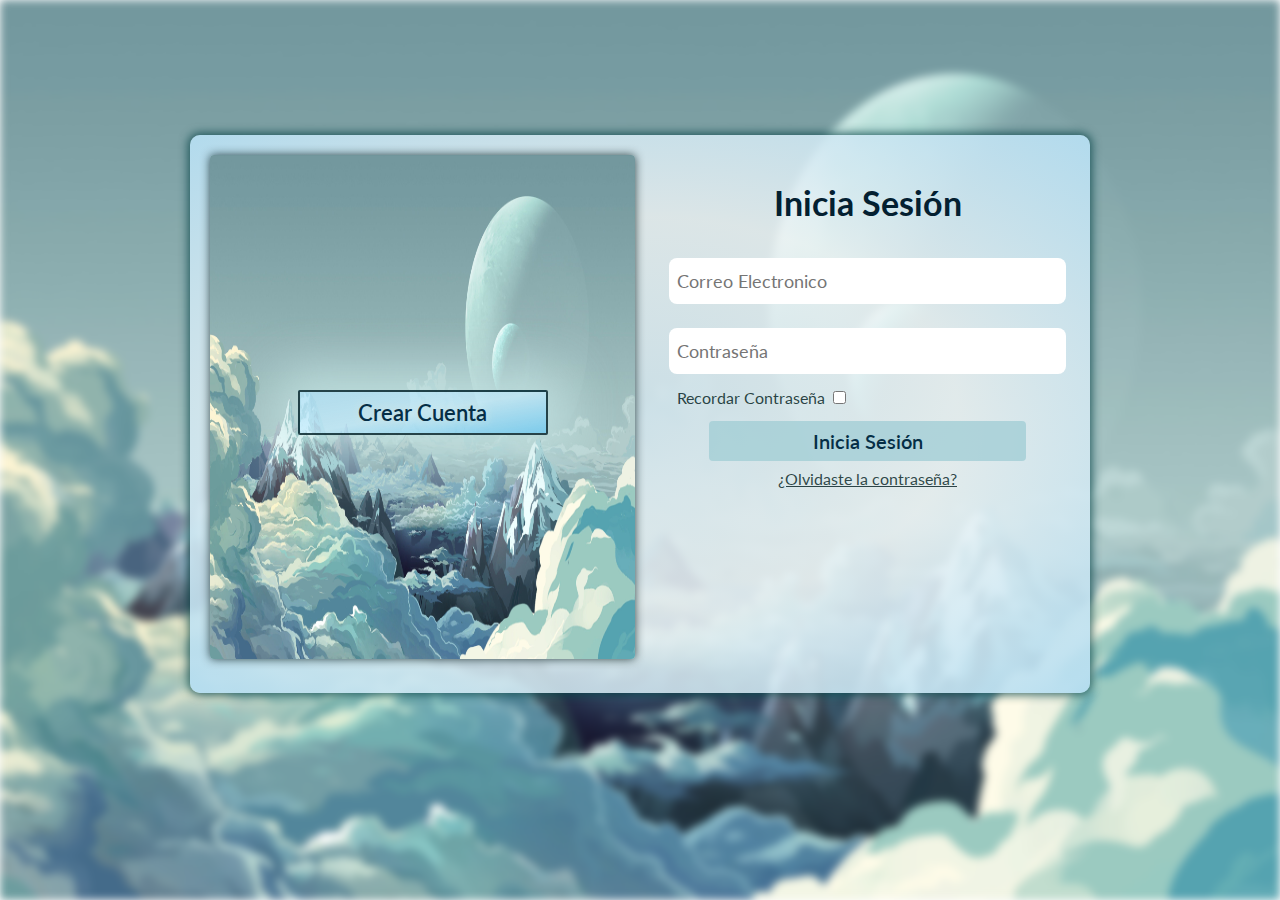
<file: 04-LogIn|SingUp/index.html>
<!DOCTYPE html>
<html lang="en">
<head>
    <meta charset="UTF-8">
    <meta name="viewport" content="width=device-width, initial-scale=1.0">
    <link rel="stylesheet" href="style.css">
    <title>Log In | Sing Up</title>
</head>
<body>
    <img src="Images/01-img-background.jpg" class="background">
    <!--<i class="nf nf-md-check_decagram"></i> bien y <i class="nf nf-md-close_circle"></i> mal, check -->
<!--<i class="nf nf-cod-eye_closed"></i> ver, <i class="nf nf-cod-eye"></i> no ver, contraseña -->
    <div id="Log-In-Sing-Up" class="container">
        <div class="img-button">
            <img src="Images/01-img-background.jpg">
            <button id="change-log-sing">Crear Cuenta</button>
        </div>
        <div class="content-form">
            <h1 id="title">Inicia Sesión</h1>
        <form class="content-log-in">
            <input id="Log-In" type="email" name="email" placeholder="Correo Electronico" required>
            <input id="Log-In" type="password" name="password" placeholder="Contraseña" required>
            <label for="">Recordar Contraseña <input type="checkbox"></label>
            <button>Inicia Sesión</button>
            <p><a href="">¿Olvidaste la contraseña?</a></p>
        </form>
        <form class="content-sing-up">
            <input type="text" placeholder="Nombre">
            <input type="password" placeholder="Contraseña">
            <input type="email" placeholder="Correo Electronico">
            <label for="">Fecha de Nacimiento: <input type="date" placeholder="Numero"></label>
            <label for="">
                <select>
                    <option value=""><i class="nf nf-md-gender_male_female"></i>Sexo </option>
                    <option value=""><i class="nf nf-md-gender_male">Hombre</i></option>
                    <option value=""><i class="nf nf-md-gender_female">Mujer</i></option>
                </select>
            </label>
            <label for=""><a href="#">Aceptar terminos y condiciones</a> <input type="checkbox"></label>
            <button>Crear Cuenta</button>
        </form>
        </div>
        
    </div>
    <footer>

    </footer>
    <script src="script.js"></script>
</body>
</html>
</file>
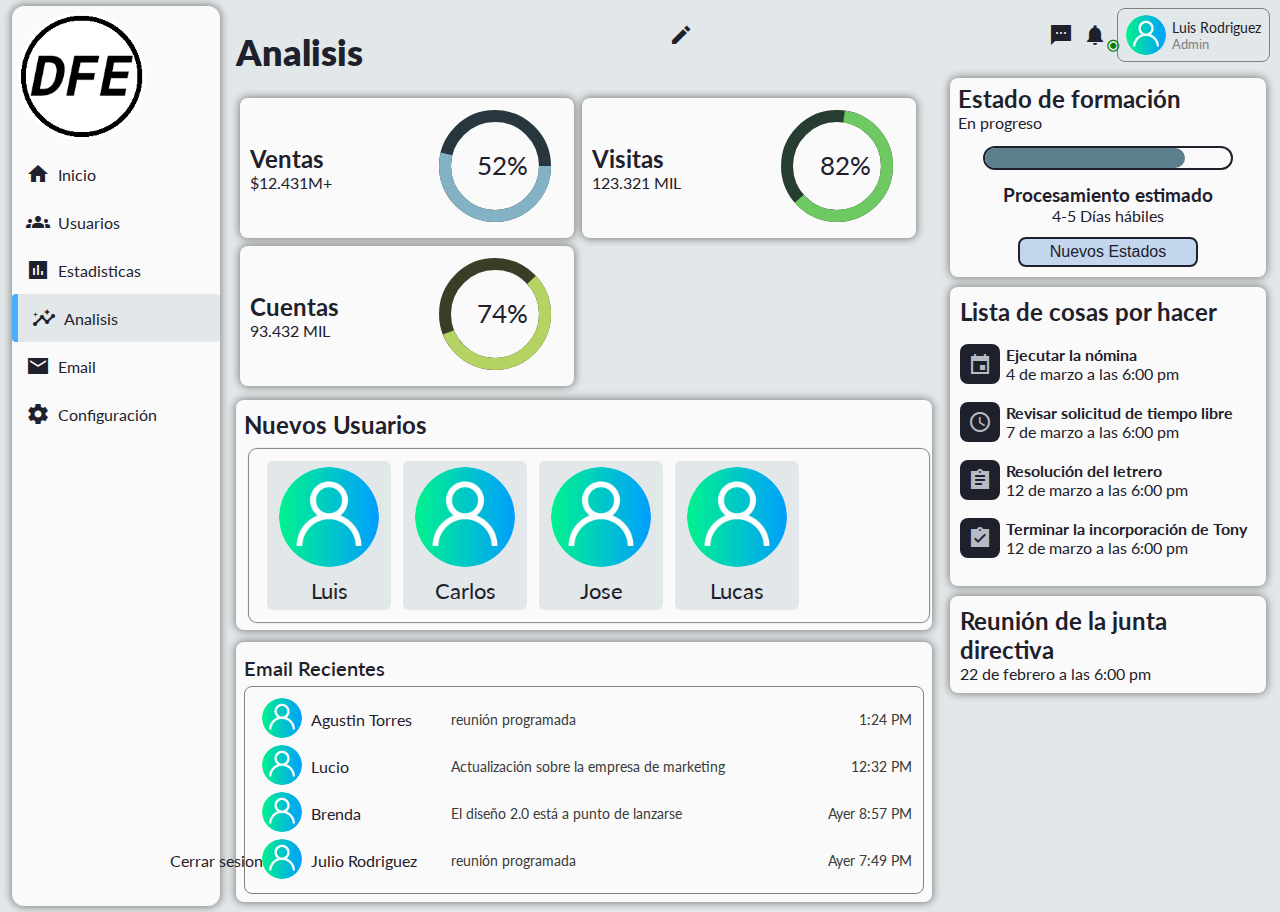
<file: 05-Admin-Dashboard/index.html>
<!DOCTYPE html>
<html lang="en">
<head>
    <meta charset="UTF-8">
    <meta name="viewport" content="width=device-width, initial-scale=1.0">
    <link href="https://fonts.googleapis.com/icon?family=Material+Icons+Sharp"
      rel="stylesheet">

    <link rel="stylesheet" href="style.css">
    <title>05-Admin-Dashboard</title>
</head>
<body>
    
    <div class="container">
        <!--Header navbar-->
        <div class="navbar">
            <span class="material-icons-sharp open-menu">
                menu
            </span>
            <div class="user-admin">
                <span id="light-dark" class="material-icons-sharp first-span">
                    light_mode
                </span><!--dark_mode-->
                <span class="material-icons-sharp first-span">
                    calendar_month
                </span>
                <span class="material-icons-sharp first-span">
                    textsms
                </span>
                <span class="material-icons-sharp first-span">
                    notifications
                </span>
                <div class="user-admin-perfil">
                    <img src="Image/ImgUser.jpg" alt="User">
                    <p>
                        <span>Luis Rodriguez</span>
                        <span>Admin</span>
                    </p>
                    <span class="material-icons-sharp admin-active">
                        radio_button_checked
                     </span>
                     <span class="material-icons-sharp expand-perfil">
                        expand_more
                     </span>
                </div>
            </div>
        </div>
        <!--Header navbar End-->
        
        <!--Left Navbar Aside-->
        <div class="left-navbar">
            <div class="logo">
                <img src="Image/logo-radio-blackWhite.png" alt="Logo">
                <span class="material-icons-sharp open-close">
                    close
                </span>
            </div>
            <aside>
                <div class="navbar-list-options">
                    <p><span class="material-icons-sharp">
                        home
                        </span>
                        <span class="navbar-right-text">Inicio</span></p>
                    <p><span class="material-icons-sharp">
                        groups
                        </span>
                        <span class="navbar-right-text">Usuarios</span></p>
                    <p><span class="material-icons-sharp">
                        assessment
                        </span>
                        <span class="navbar-right-text">Estadisticas</span></p>
                    <p class="insights"><span class="material-icons-sharp">
                        insights
                        </span>
                        <span class="navbar-right-text">Analisis</span></p>
                    <p><span class="material-icons-sharp">
                        mail
                        </span>
                        <span class="navbar-right-text">Email</span></p>
                    <p><span class="material-icons-sharp">
                        settings
                        </span>
                        <span class="navbar-right-text">Configuración</span></p>
                </div>
                <p class="logout">
                    <span class="material-icons-sharp">
                        logout
                    </span>
                    <span class="navbar-right-text">Cerrar sesion</span>
                </p>
            </aside>
        </div>
        <!--Left Navbar Aside End-->
        <!--Middle Analist-->
        <div class="middle-analist">
            <h1>Analisis</h1>
            <!--Graphy Circle-->
            <div class="analist-graphy">
                <div class="text-raios">
                    <div class="text-div">
                        <h2>Ventas</h2>
                        <p>$12.431M+</p>
                    </div>
                    <div class="radio-div">
                        <svg>
                            <circle class="cir-v" cx="62" cy="62" r="50"></circle>
                            <circle class="cir-v-two" cx="62" cy="62" r="50"></circle>
                        </svg>
                        <span class="middle-circle">52%</span>
                    </div>
                </div>
                <div class="text-raios">
                    <div class="text-div">
                        <h2>Visitas</h2>
                        <p>123.321 MIL</p>
                    </div>
                    <div class="radio-div">
                        <svg>
                            <circle class="cir-vist" cx="62" cy="62" r="50"></circle>
                            <circle class="cir-vist-two" cx="62" cy="62" r="50"></circle>
                        </svg>
                        <span class="middle-circle">82%</span>
                    </div>
                </div>
                <div class="text-raios">
                    <div class="text-div">
                        <h2>Cuentas</h2>
                        <p>93.432 MIL</p>
                    </div>
                    <div class="radio-div">
                        <svg>
                            <circle class="cir-c" cx="62" cy="62" r="50"></circle>
                            <circle class="cir-c-two" cx="62" cy="62" r="50"></circle>
                        </svg>
                        <span class="middle-circle">74%</span>
                    </div>
                </div>
            </div>
            <!--Graphy Circle End-->
            <!--News Users-->
            
            
            <div class="content-new-user">
                <h2 class="title-new-user">Nuevos Usuarios</h2>
                <div class="new-user">
                    <div class="new-user-perfil">
                        <img src="Image/ImgUser.jpg" alt="user">
                        <p>Luis</p>
                    </div>
                    <div class="new-user-perfil">
                        <img src="Image/ImgUser.jpg" alt="user">
                        <p>Carlos</p>
                    </div>
                    <div class="new-user-perfil">
                        <img src="Image/ImgUser.jpg" alt="user">
                        <p>Jose</p>
                    </div>
                    <div class="new-user-perfil">
                        <img src="Image/ImgUser.jpg" alt="user">
                        <p>Lucas</p>
                    </div>
                    
                </div>
            </div>
            <!--News Users End-->
            <!--Table menssage-->
            <div class="table-menssage">
                <table>
                    <caption>Email Recientes</caption>
                    <tbody>
                        <tr>
                            <th><img src="Image/ImgUser.jpg" alt=""></th>
                            <td>Agustin Torres</td>
                            <td>reunión programada</td>
                            <td>1:24 PM</td>
                        </tr>
                        <tr>
                            <th><img src="Image/ImgUser.jpg" alt=""></th>
                            <td>Lucio</td>
                            <td>Actualización sobre la empresa de marketing</td>
                            <td>12:32 PM</td>
                        </tr>
                        <tr>
                            <th><img src="Image/ImgUser.jpg" alt=""></th>
                            <td>Brenda</td>
                            <td>El diseño 2.0 está a punto de lanzarse</td>
                            <td>Ayer 8:57 PM</td>
                        </tr>
                        <tr>
                            <th><img src="Image/ImgUser.jpg" alt=""></th>
                            <td>Julio Rodriguez</td>
                            <td>reunión programada</td>
                            <td>Ayer 7:49 PM</td>
                        </tr>
                    </tbody>
                </table>
            </div>
            <!--Table menssage End-->
        </div>
        <!--Middle Analist End-->
        <!--Right Formation-->
        <div class="right-formation-navbar">
            <!--Fotmation Status-->
            <div class="formation-status">
                <h2>Estado de formación</h2>
                <p>En progreso</p>
                <div class="first-div">
                    <div class="second-div"></div>
                </div>
                <div class="title-text">
                    <h3>Procesamiento estimado</h3>
                    <p>4-5 Días hábiles</p>
                </div>
                <button>Nuevos Estados</button>
            </div>
            <!--Fotmation Status End-->
            <!--Your List-->
            <div class="your-list">
                <h2>Lista de cosas por hacer</h2>
                <div class="element-list">
                    <span class="material-icons-sharp">
                        event
                    </span>
                    <div>
                        <h3>Ejecutar la nómina</h3>
                        <p>4 de marzo a las 6:00 pm</p>
                    </div>
                </div>
                <div class="element-list">
                    <span class="material-icons-sharp">
                        schedule
                    </span>
                    <div>
                        <h3>Revisar solicitud de tiempo libre</h3>
                        <p>7 de marzo a las 6:00 pm</p>
                    </div>
                </div>
                <div class="element-list">
                    <span class="material-icons-sharp">
                        assignment
                    </span>
                    <div>
                        <h3>Resolución del letrero</h3>
                        <p>12 de marzo a las 6:00 pm</p>
                    </div>
                </div>
                <div class="element-list">
                    <span class="material-icons-sharp">
                        assignment_turned_in
                    </span>
                    <div>
                        <h3>Terminar la incorporación de Tony</h3>
                        <p>12 de marzo a las 6:00 pm</p>
                    </div>
                </div>
            </div>
            <!--Your List End-->
            <!--Board Meeting-->
            <div class="board-meeting">
                <h2>Reunión de la junta directiva</h2>
                <p>22 de febrero a las 6:00 pm</p>
                <p></p>
            </div>
            <!--Board Meeting End-->
        </div>
        <!--Right Formation End-->
    </div>

    <script src="script.js"></script>
</body>
</html>
</file>
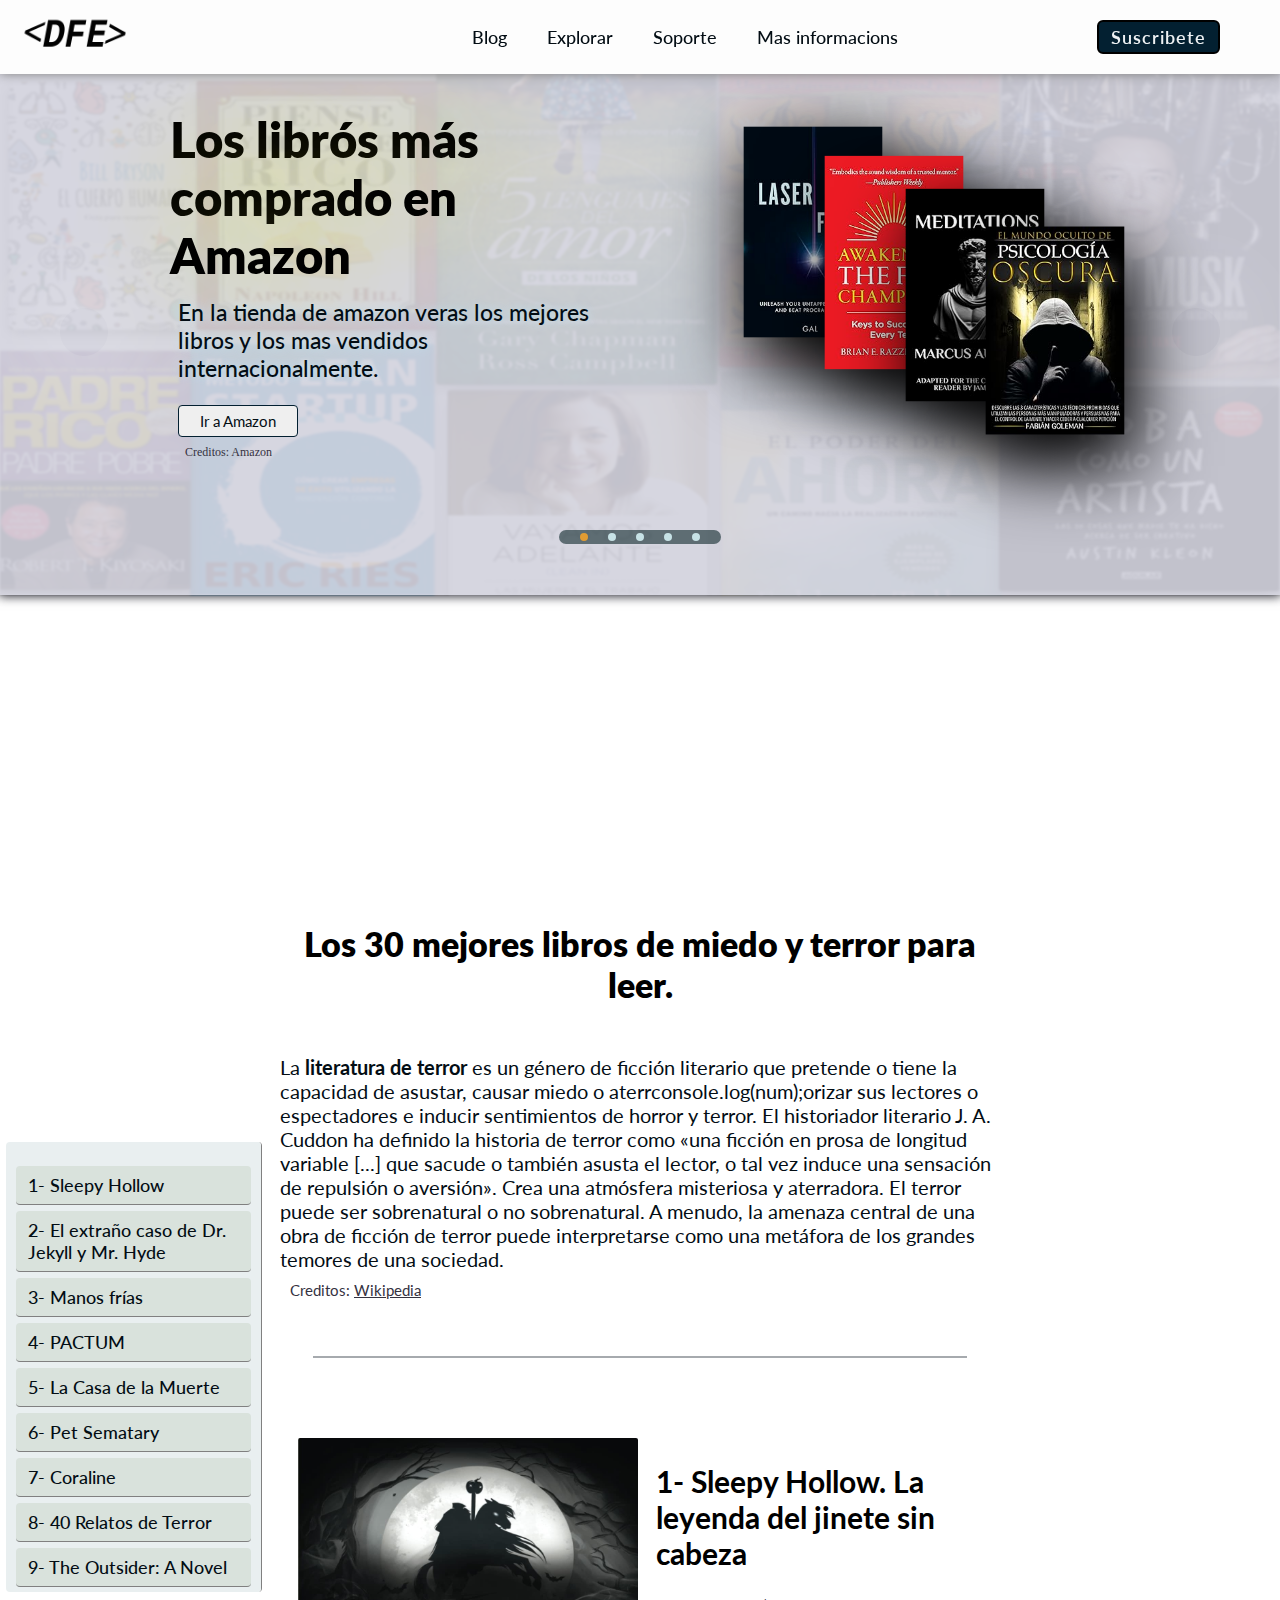
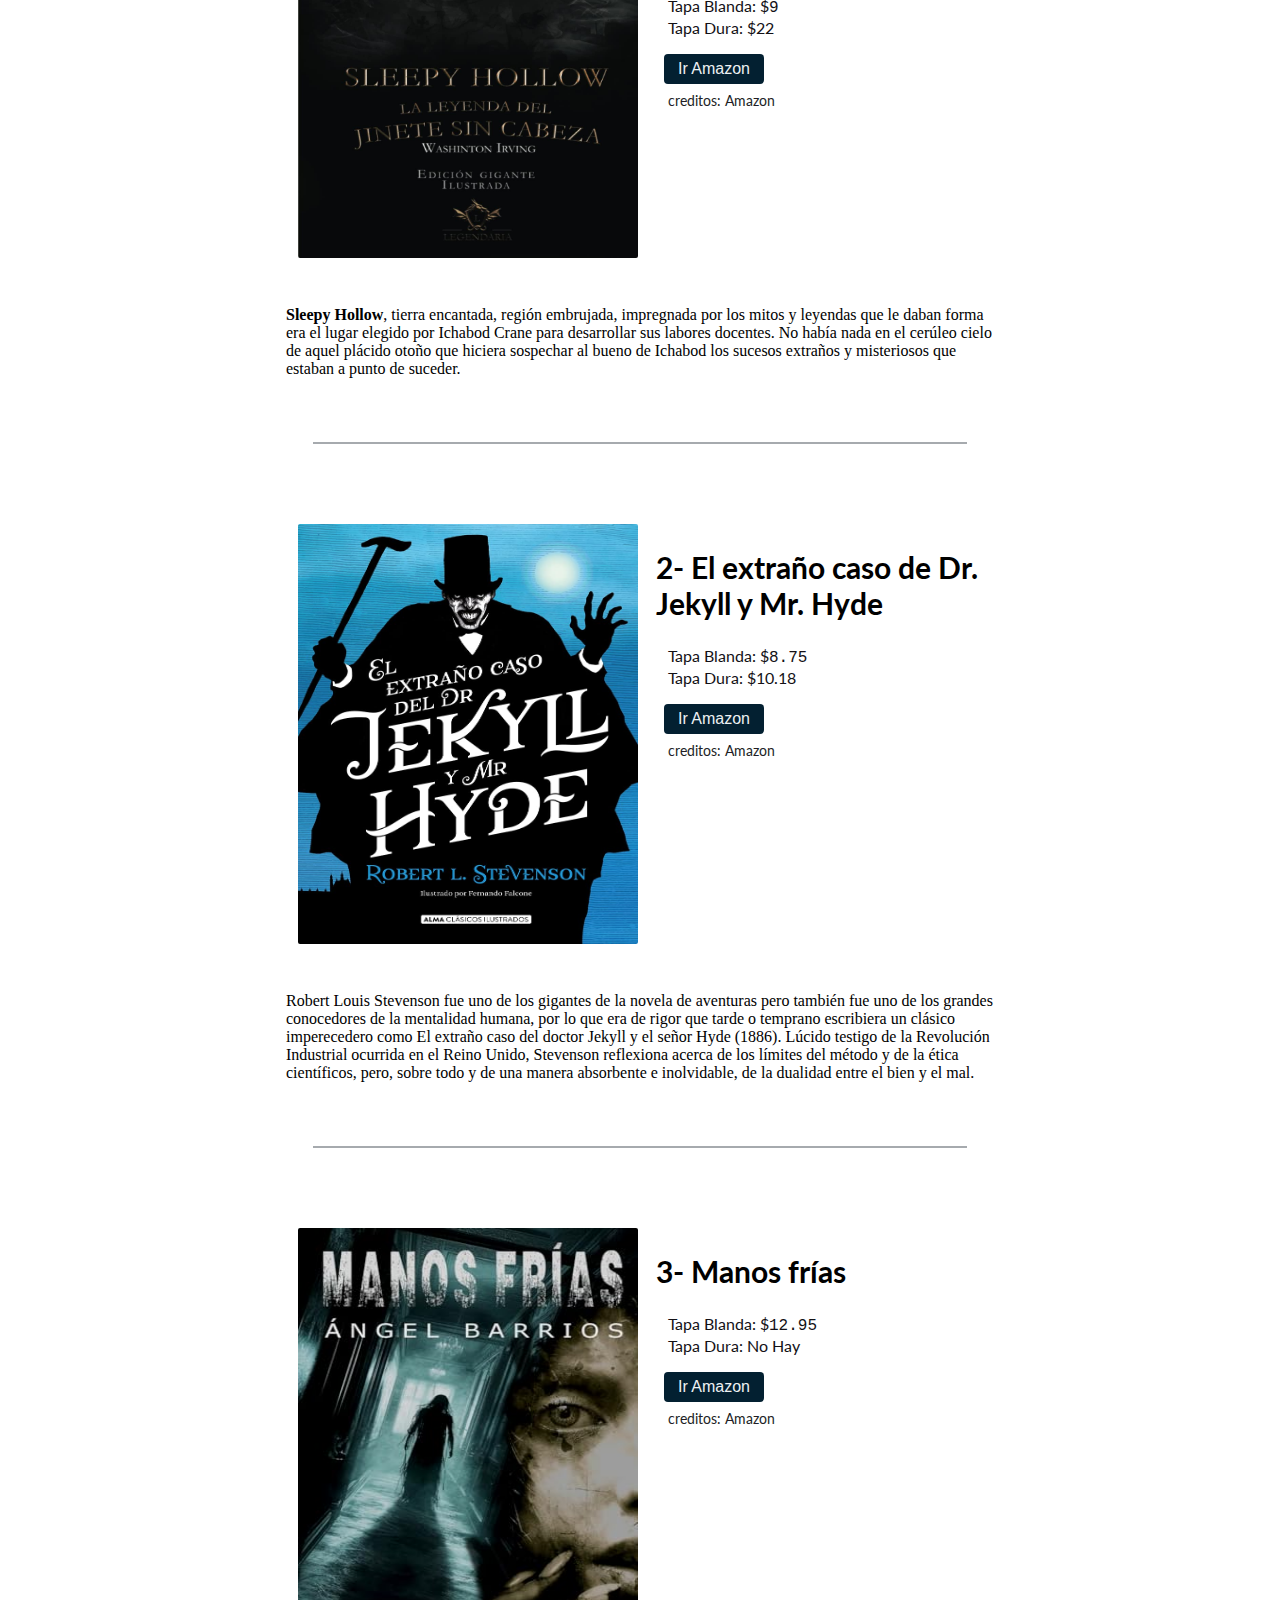
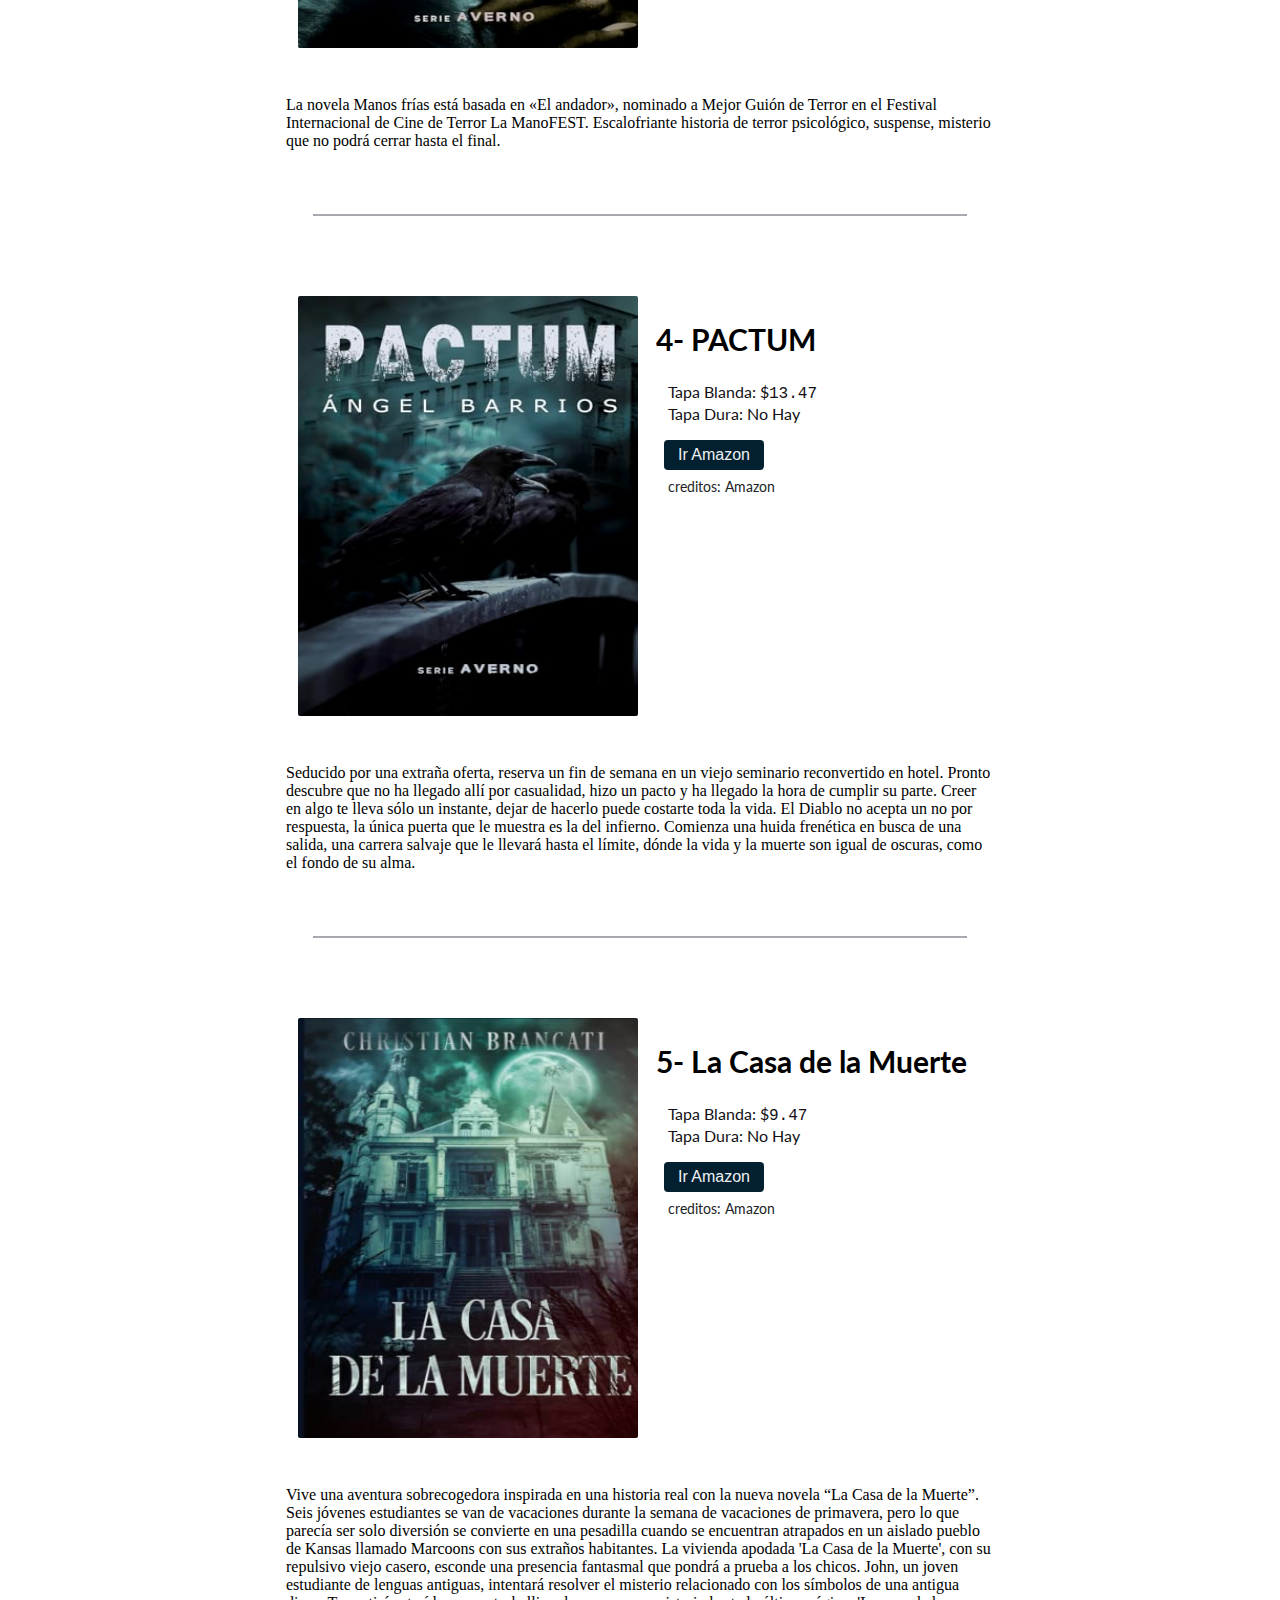
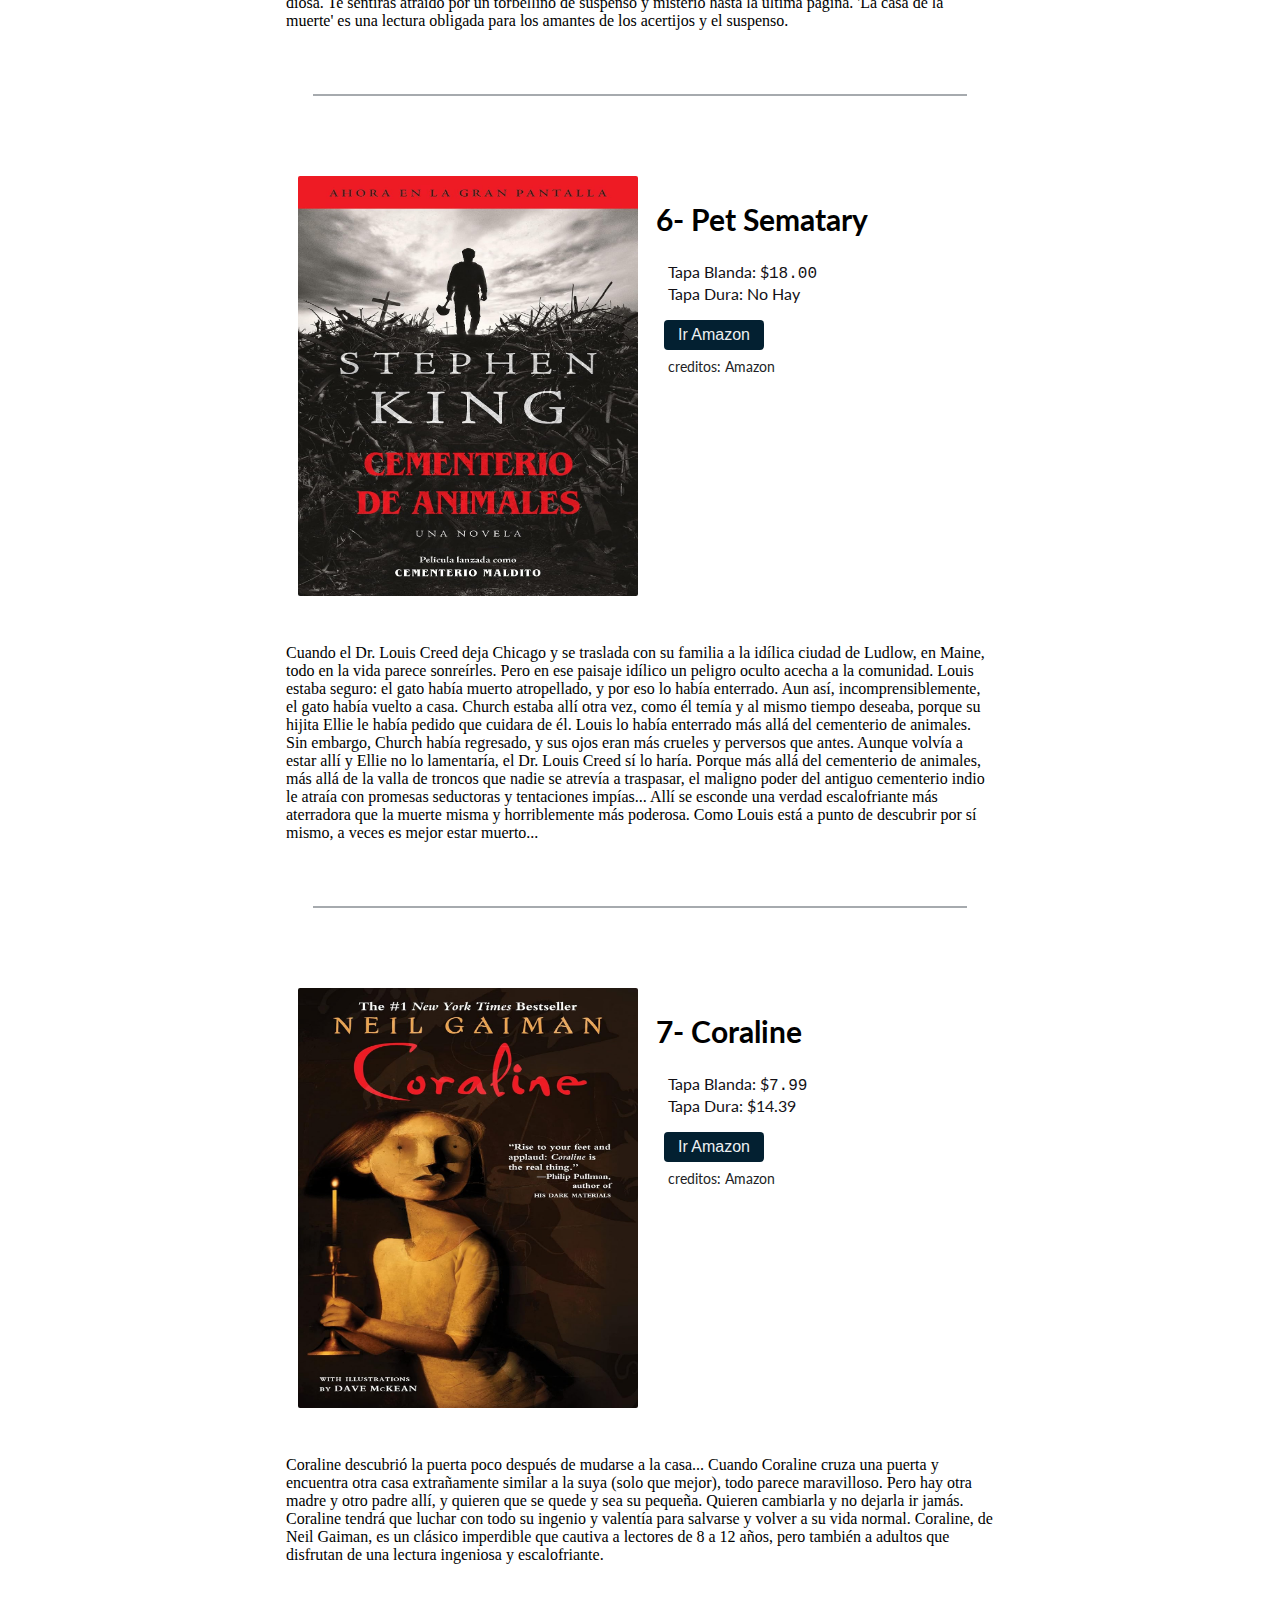
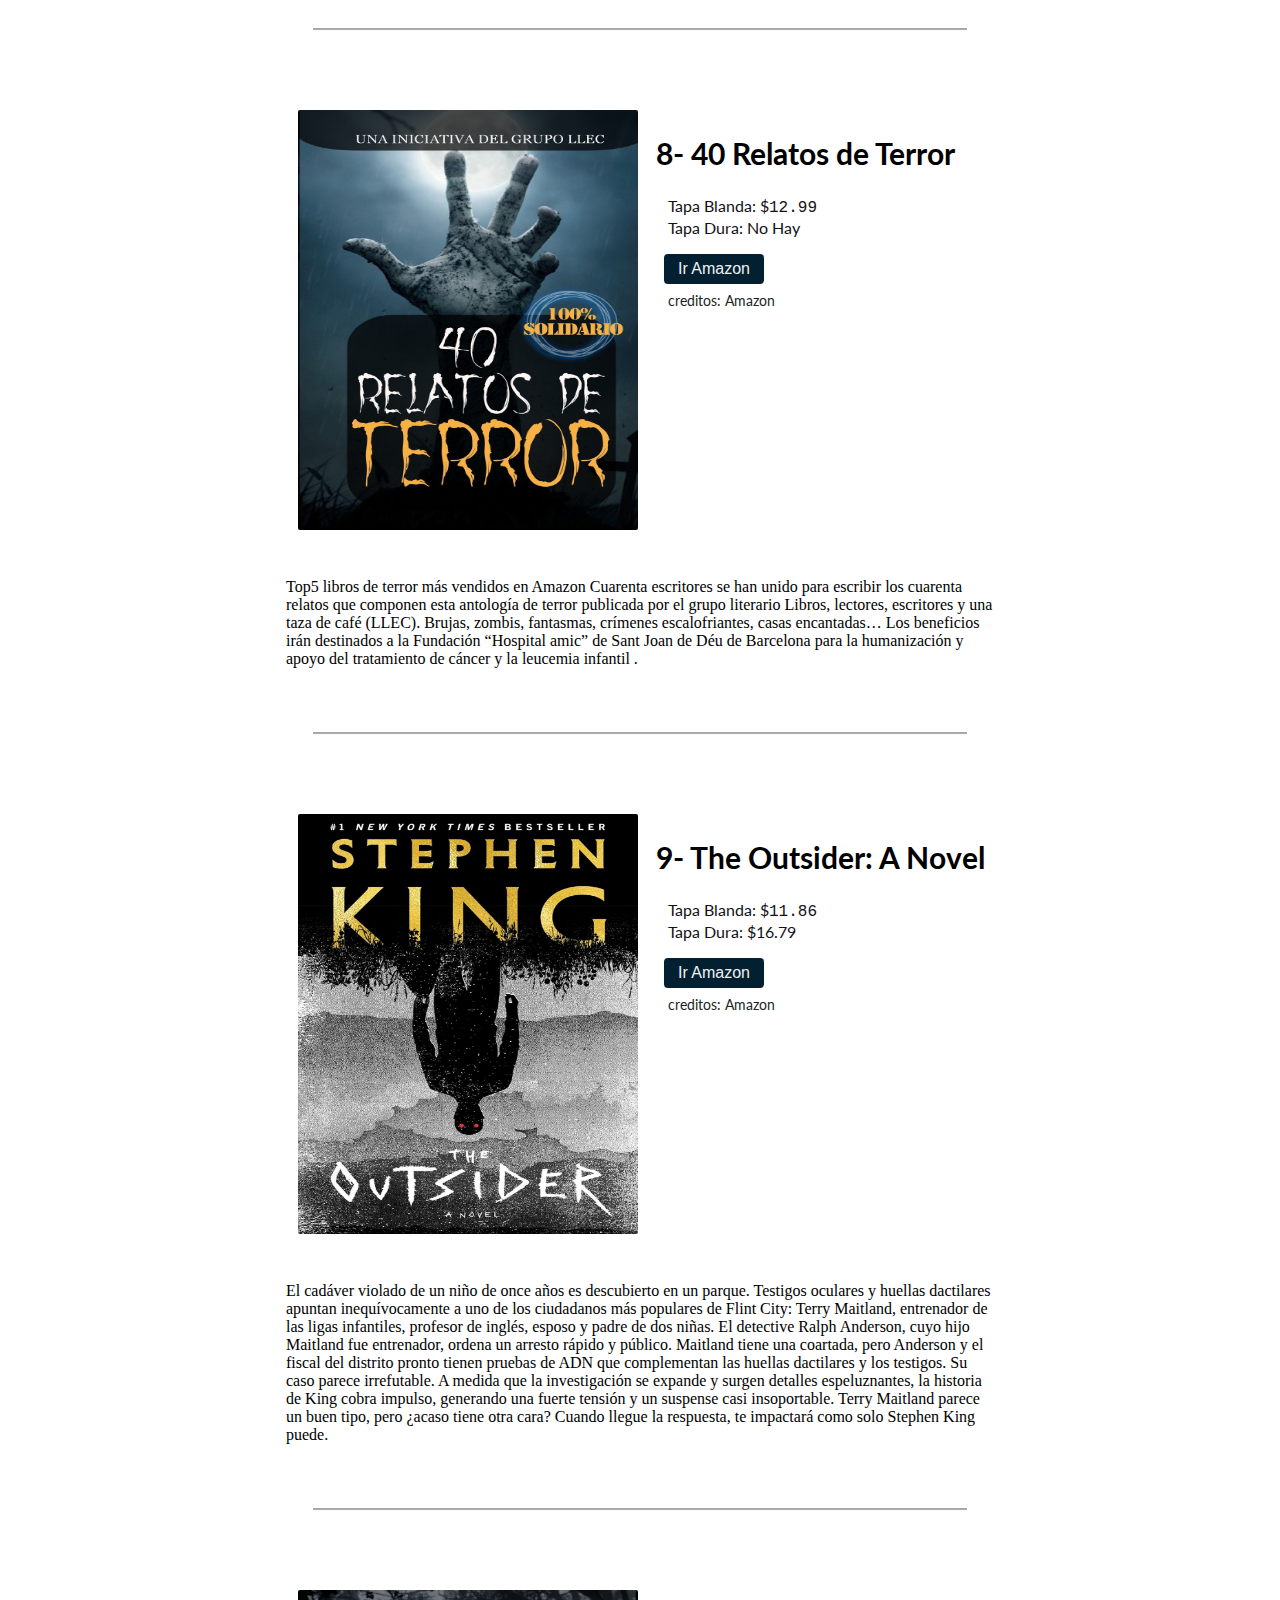
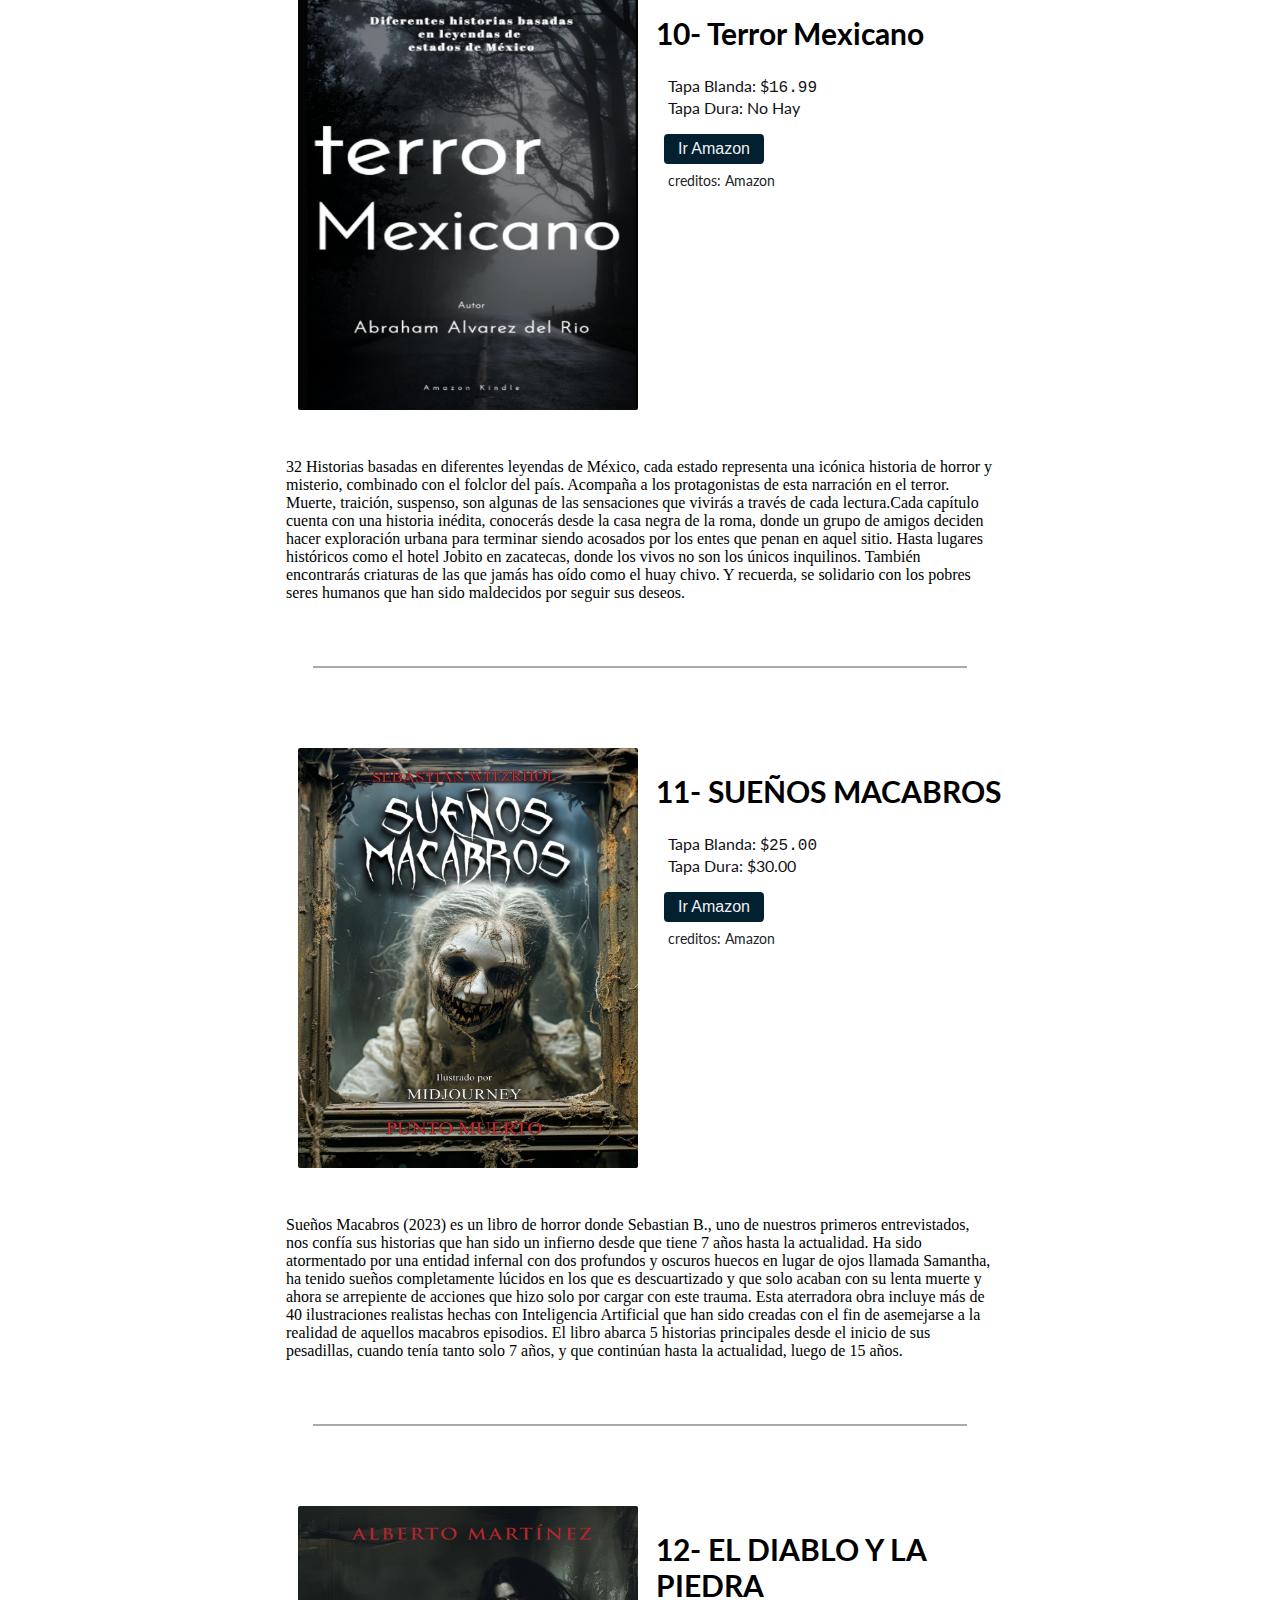
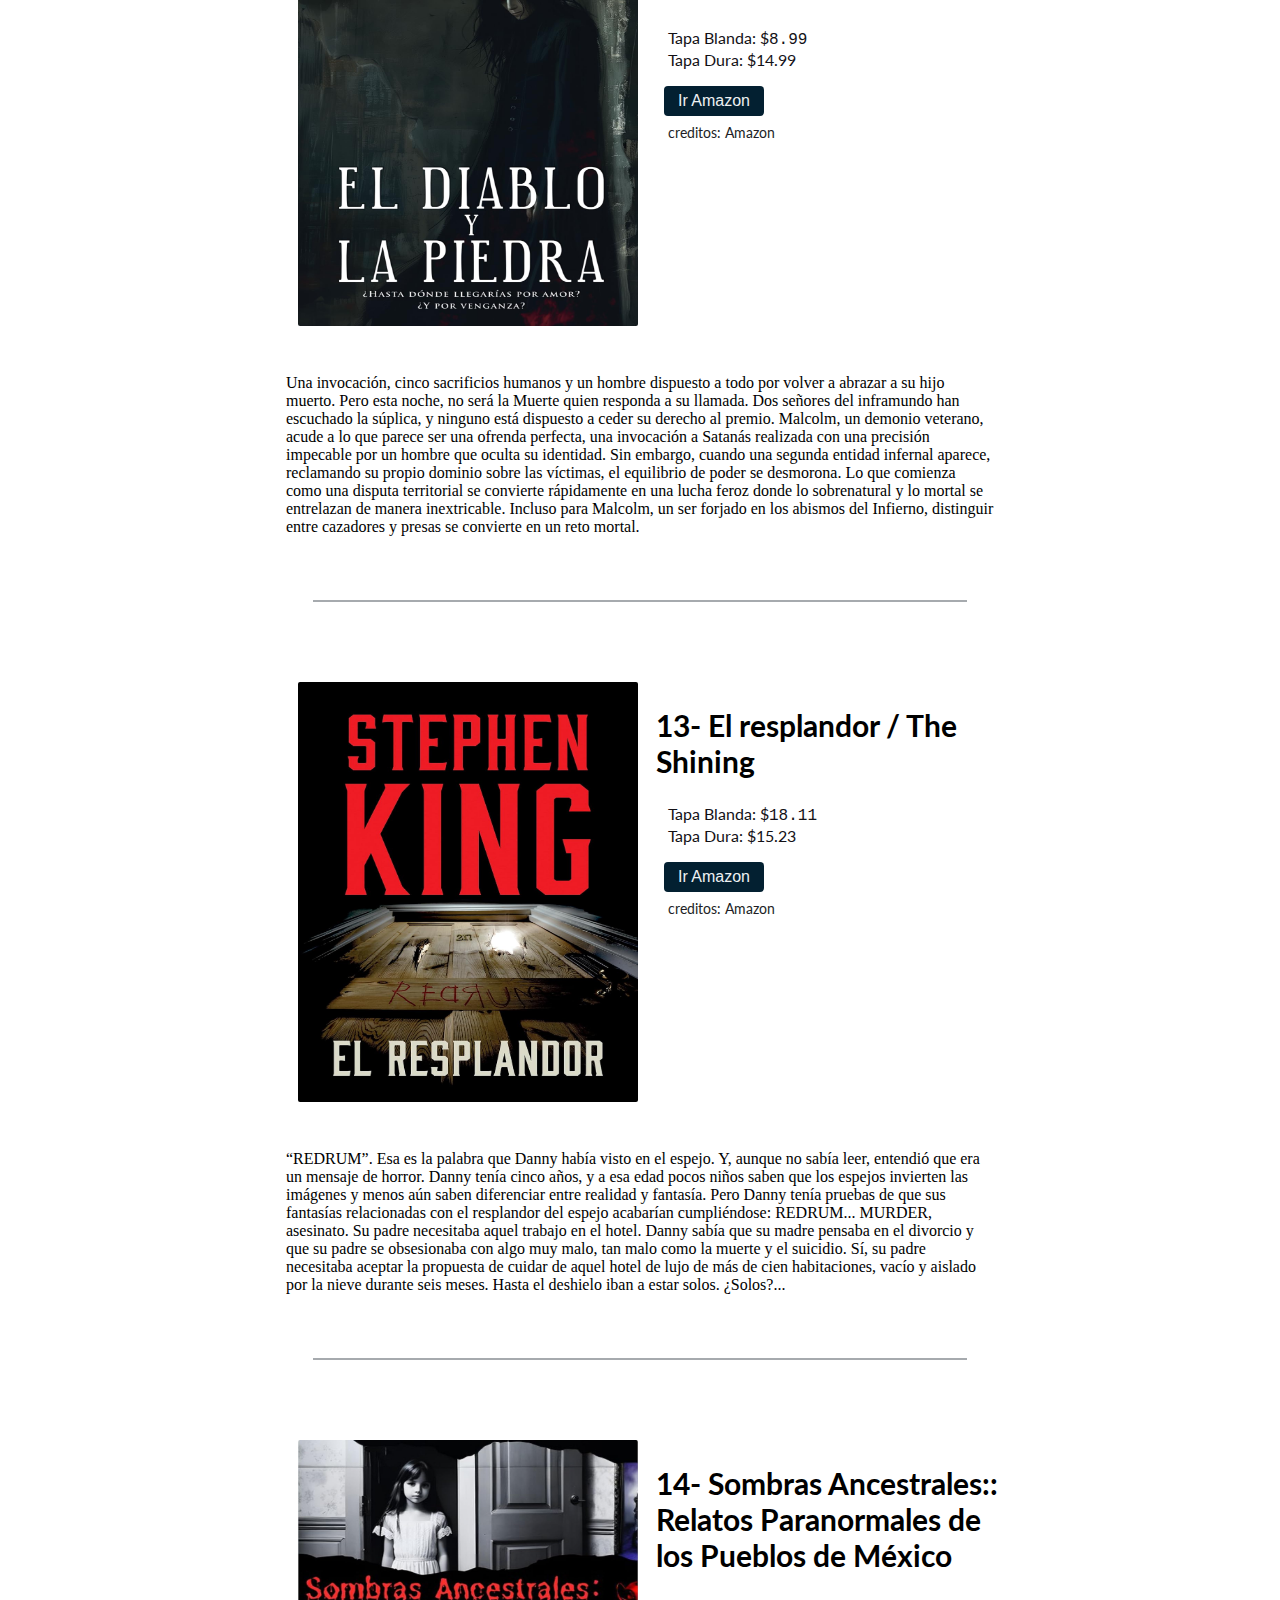
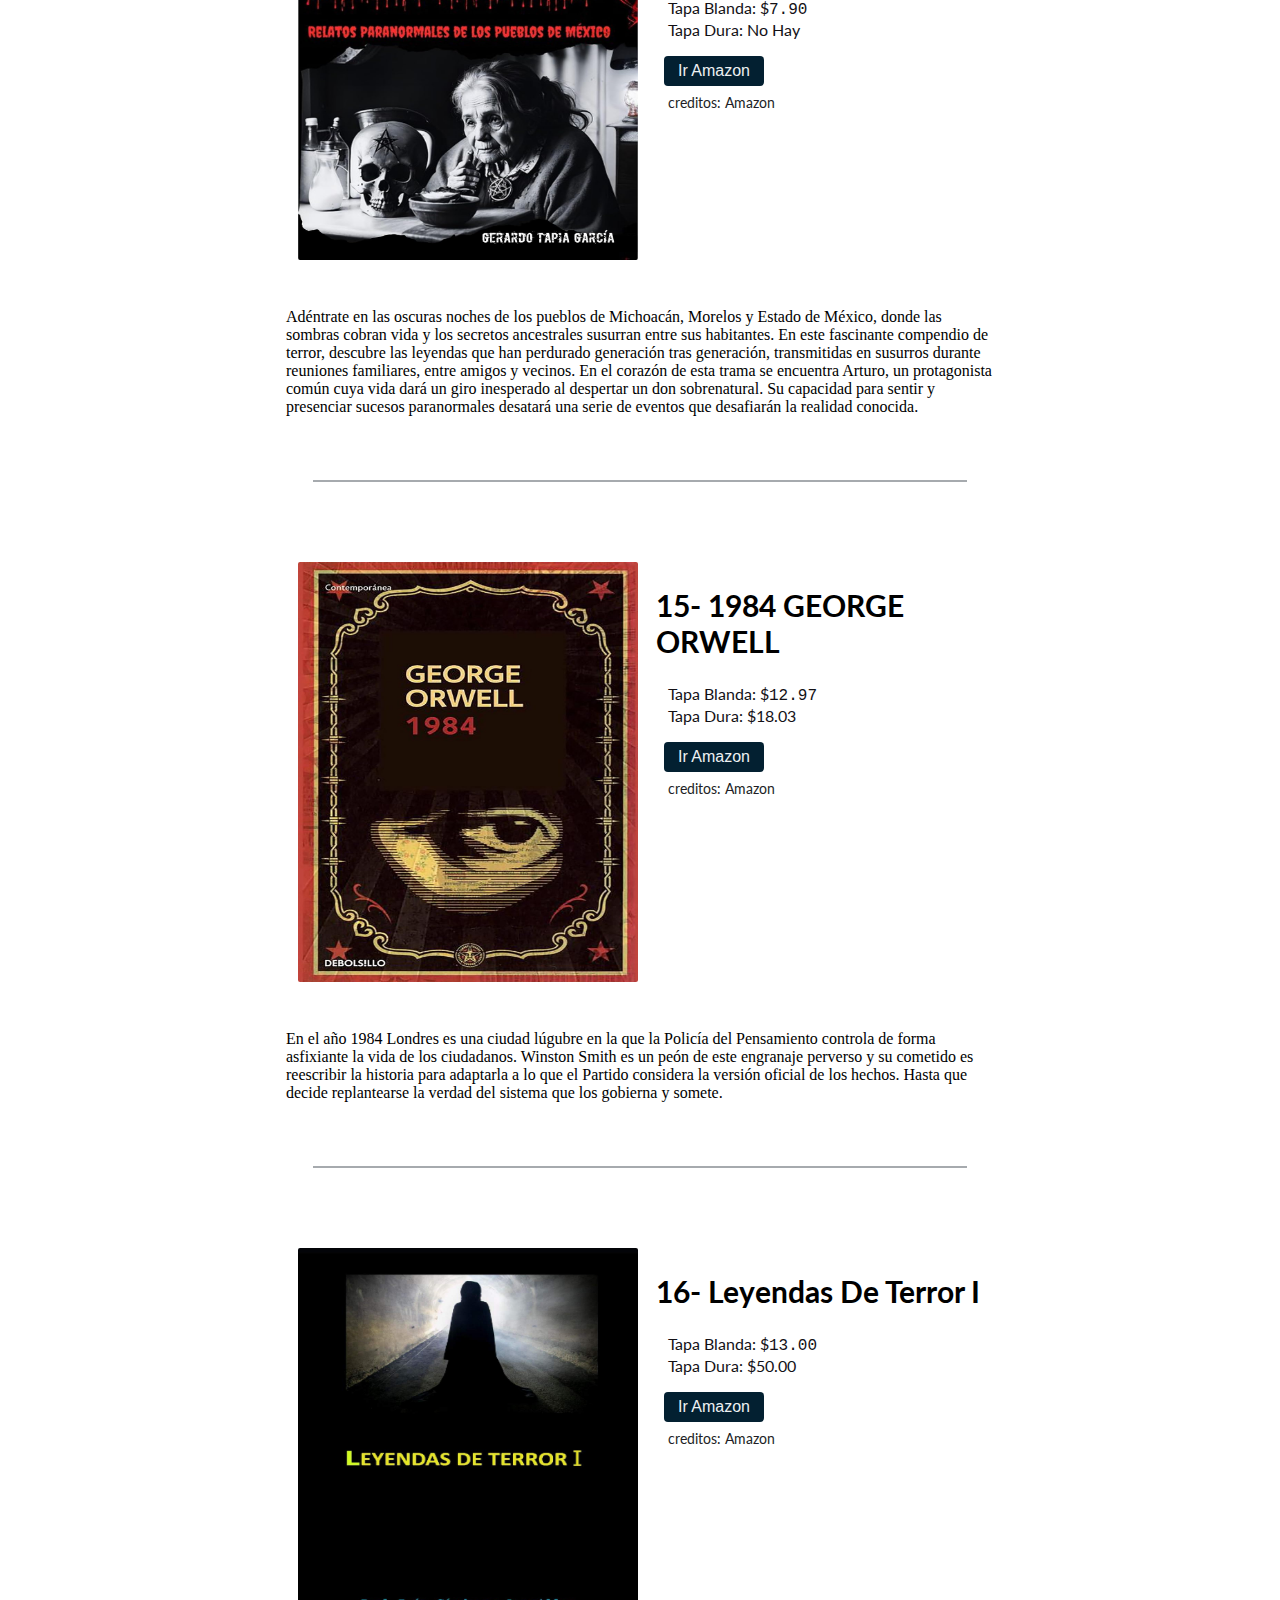
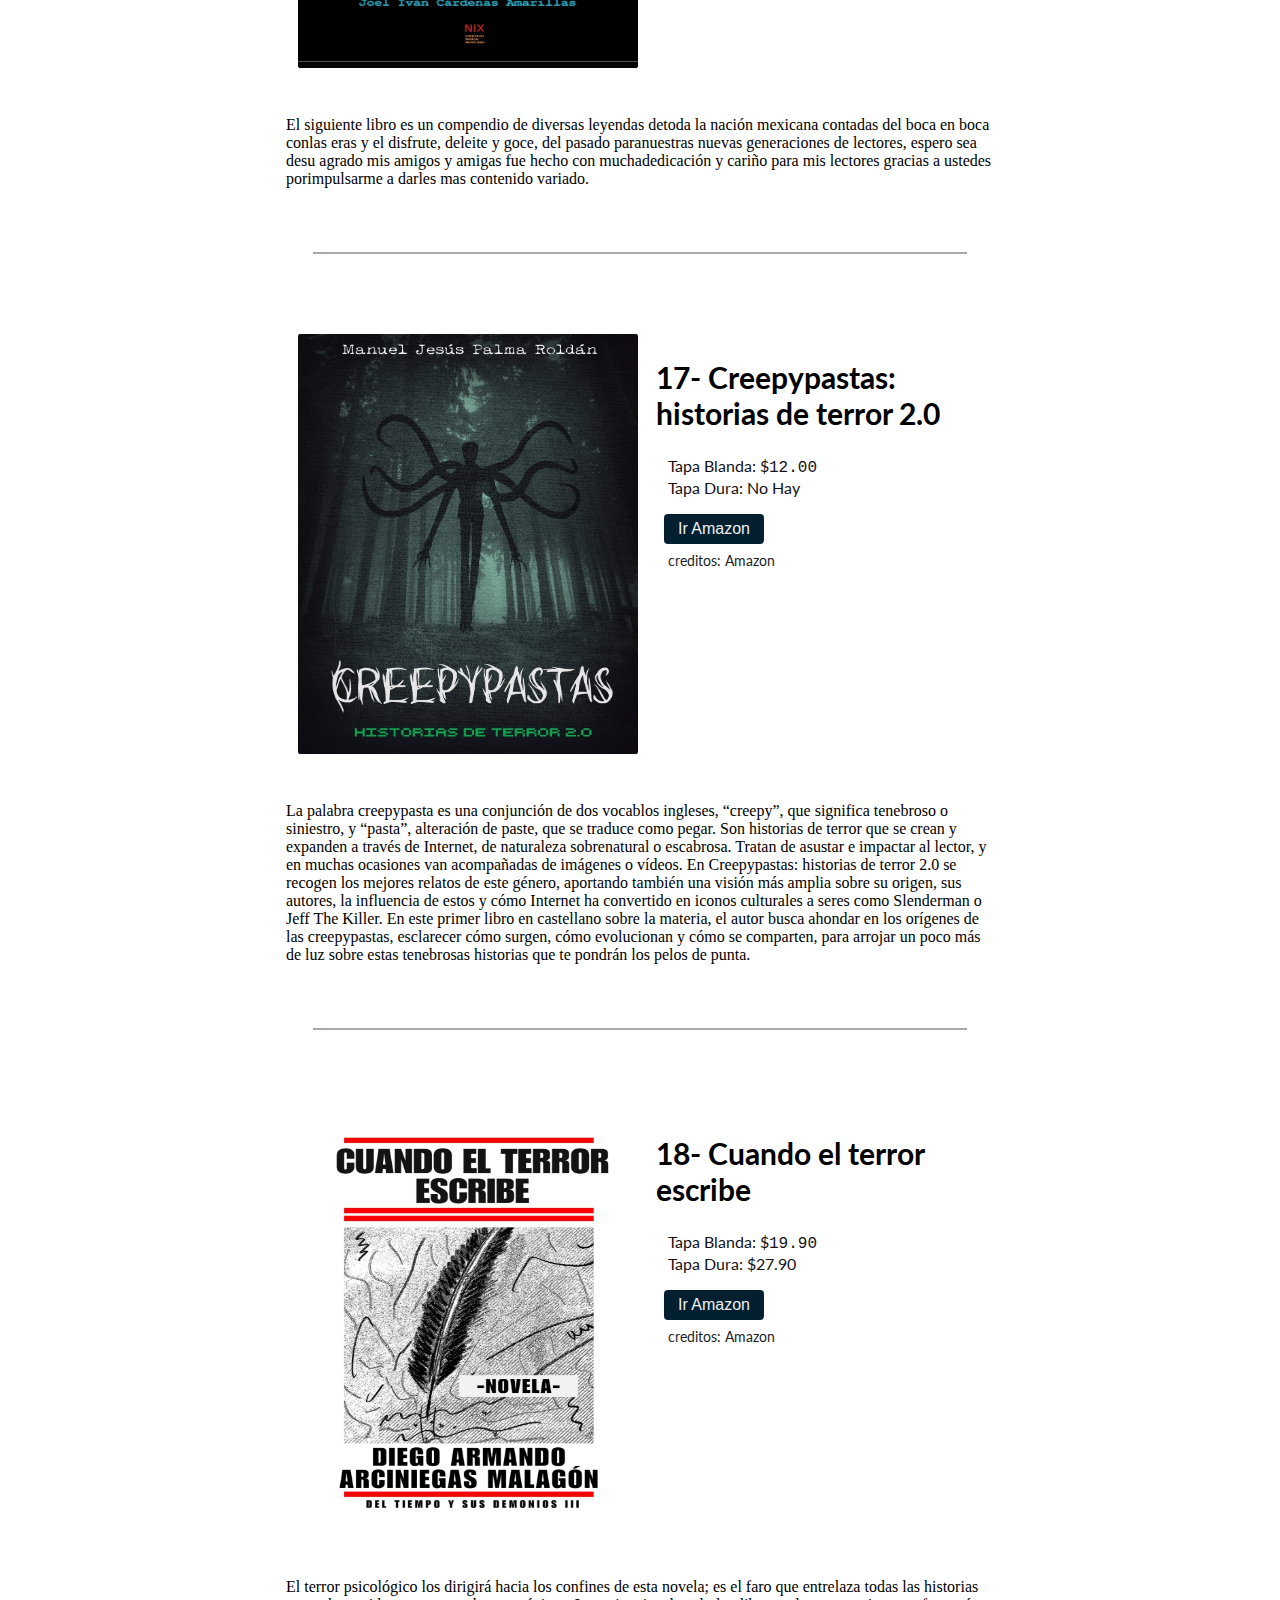
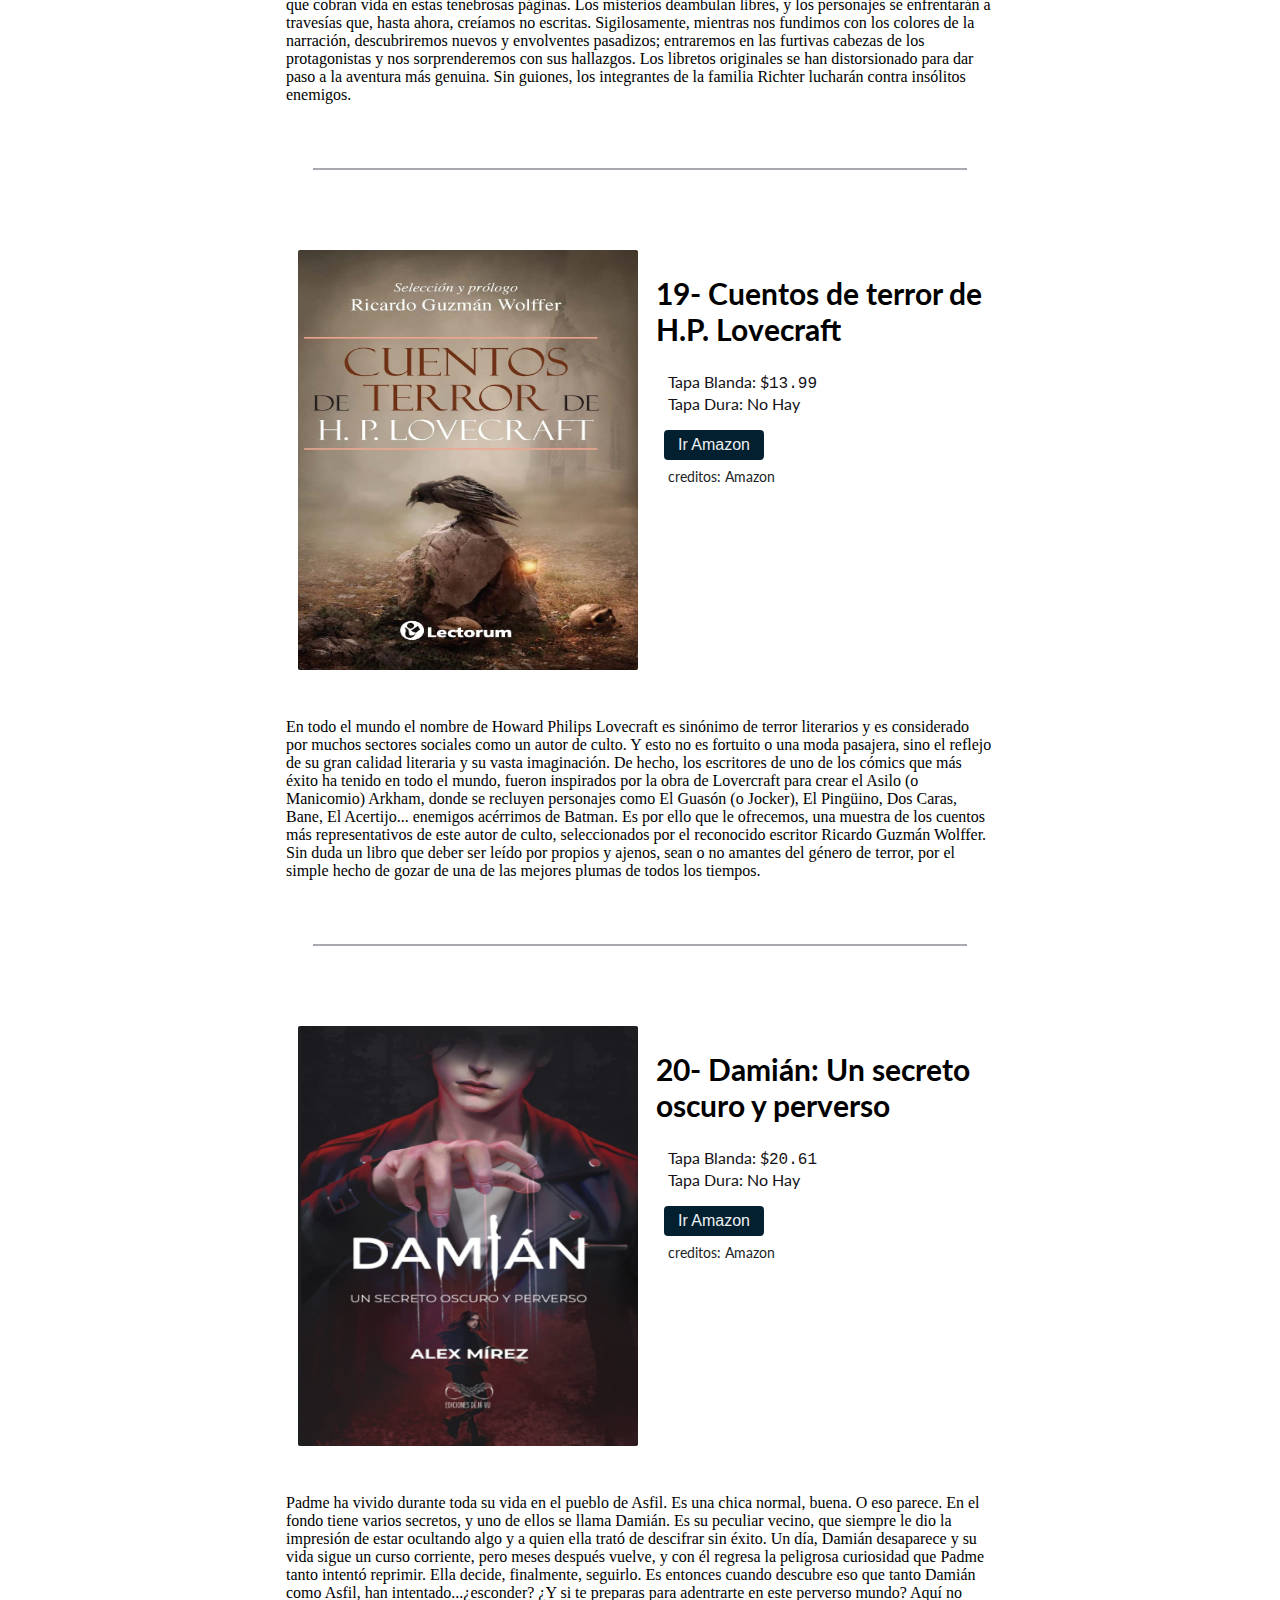
<file: 05-BookPage/index.html>
<!DOCTYPE html>
<html lang="en">
<head>
    <meta charset="UTF-8">
    <meta name="viewport" content="width=device-width, initial-scale=1.0">
    <link rel="icon" href="/Images-Logo/logo-radio-blackWhite.png">
    <link rel="stylesheet" href="style.css">
    <title>Books Page</title>
</head>
<body>
    <header>
        <div class="logo-left">
            <img src="/Images-Logo/logo-DVF-black.png" alt="<DVF>">
        </div>
        
        <div class="nav-middle">
            <nav>
                <div class="close-menu"><i class="nf nf-md-window_close"></i></div>
                <ul>
                    <li><a href="#">Blog</a></li>
                    <li><a href="#">Explorar</a></li>
                    <li><a href="#">Soporte</a></li>
                    <li><a href="#">Mas informacions</a></li>
                    <li><a href="#">Suscribete</a></li>
                </ul>
            </nav>
        </div>
        <div class="navbar-menu"><i class="nf nf-md-arrow_down_thin"></i></div>
        <div class="div-input">
            <input type="search" id="search" placeholder="Buscar">
        </div>
        <div class="suscribirse-right">
            <button class="header-one-button" id="button-search"><i class="nf nf-oct-search"></i></button>
            <button class="header-two-button">Suscribete</button>
        </div>
        <div class="open-menu"><i class="nf nf-md-menu"></i></div>
        <div class="cover-background"></div>
    </header>
    <div class="nav-column-left">
        <nav>
            <ul id="list-div-title">
                <li class="list-title"><a href="#contetn-book-1">1- Sleepy Hollow</a></li>
            </ul>
        </nav>
    </div>

    <main>
        <section class="first-section">
            <img src="Images/imgBackground.jpg" alt="Background Image Book" class="book-background ">
            <div class="arrow-left" id="arrow-left"><i id="arrow-left" class="nf nf-cod-arrow_left"></i></div>
            <div class="books-anuntions" id="books-anuntions">
                <div class="title-description">
                    <h2 id="title">Los librós más comprado en Amazon</h2>
                    <p id="description">
                        En la tienda de amazon veras los mejores libros
                        y los mas vendidos internacionalmente.
                    </p>
                    <div id="shop">
                        <button><a target="_blank" href="https://www.amazon.com/s?k=libros&__mk_es_US=%C3%85M%C3%85%C5%BD%C3%95%C3%91&ref=nb_sb_noss">Ir a Amazon</a></button>
                    </div>
                    <p>Creditos: Amazon</p>
                </div>
                <div class="radio-sections" id="radio-sections">
                    <div class="radio-div" id="radio-div-1"></div>
                    <div class="radio-div" id="radio-div-2"></div>
                    <div class="radio-div" id="radio-div-3"></div>
                    <div class="radio-div" id="radio-div-4"></div>
                    <div class="radio-div" id="radio-div-5"></div>
                </div>
                <div class="img-book">
                    <img src="Images/fisrtSection/1-Image/1-img.jpg" alt="">
                    <img src="Images/fisrtSection/1-Image/2-img.jpg" alt="">
                    <img src="Images/fisrtSection/1-Image/3-img.jpg" alt="">
                    <img src="Images/fisrtSection/1-Image/4-img.jpg" alt="">
                </div>   
            </div>
            <div class="arrow-right" id="arrow-right"><i id="arrow-right" class="nf nf-cod-arrow_right"></i></div>
            
        </section>
        <section class="second-section">
            <h1>
                Los 30 mejores libros de miedo y terror para leer.
            </h1>
            <p>
                La <b>literatura de terror</b> es un género de ficción literario que pretende 
                o tiene la capacidad de asustar, causar miedo o aterrconsole.log(num);orizar sus lectores o 
                espectadores e inducir sentimientos de horror y terror. El historiador literario 
                J. A. Cuddon ha definido la historia de terror como «una ficción en prosa de longitud variable 
                [...] que sacude o también asusta el lector, o tal vez induce una sensación de repulsión o aversión».
                Crea una atmósfera misteriosa y aterradora. El terror puede ser sobrenatural o no sobrenatural. 
                A menudo, la amenaza central de una obra de ficción de terror puede interpretarse como una metáfora 
                de los grandes temores de una sociedad. 
            </p>
            <p>Creditos: <a target="_blank" href="https://es.wikipedia.org/wiki/Literatura_de_terror">Wikipedia</a></p>
        </section>
        <hr>
        <section class="third-section" id="third-section">
            <div id="contetn-book-1" class="contetn-book">
                <div id="third-img-book" class="third-img-book"> 
                    <img id="first-img-1" src="Images/thirdSection/1-firstImg.jpg" alt="Image-Book">
                </div>
                <div id="third-data-book" class="third-data-book">
                    <h2>1- Sleepy Hollow. La leyenda del jinete sin cabeza</h2>
                    <p>Tapa Blanda: $<samp id="price-first">9</samp></p>
                    <p>Tapa Dura: $<span id="price-second">22</span></p>
                    <button><a target="_blank" href="https://www.amazon.com/-/es/leyenda-Edici%C3%B3n-gigante-Ilustrada-Spanish/dp/8419343048/ref=sr_1_1?__mk_es_US=%C3%85M%C3%85%C5%BD%C3%95%C3%91&dib=eyJ2IjoiMSJ9.[base64].VPY1yp0vB-tDjFCCM66GAcgwdd8jwpNngWdKIN2A1lc&dib_tag=se&keywords=Sleepy+Hollow.+La+leyenda+del+jinete+sin+cabeza&qid=1743791481&sr=8-1">Ir Amazon</a></button>
                    <p>creditos: Amazon</p>
                </div>
            </div>
            <div id="third-description-book" class="third-description-book">
                <p><b>Sleepy Hollow</b>, tierra encantada, región embrujada, impregnada por los mitos y leyendas 
                    que le daban forma era el lugar elegido por Ichabod Crane para desarrollar sus labores docentes.
                    No había nada en el cerúleo cielo de aquel plácido otoño que hiciera sospechar al bueno de 
                    Ichabod los sucesos extraños y misteriosos que estaban a punto de suceder. </p>
            </div>
            <hr>
            
        </section>
    </main>
    <footer>
        <div class="footer-datas">
                <h3>Redes</h3>
                <a href=""><i class="nf nf-md-gmail"></i></a>
                <a href=""><i class="nf nf-dev-linkedin"></i></a>
                <a href=""><i class="nf nf-dev-twitter"></i></a>
                <a href=""><i class="nf nf-fa-instagram"></i></a>
                <a href=""><i class="nf nf-fa-snapchat_square"></i></a>
            </div>
            <p><i class="nf nf-md-copyright"></i>Copyright <img src="/Images-Logo/logo-DVF-white.png" alt="DFE">| Luis Rodriguez</p>
       
    </footer>
    <script src="script.js"></script>
</body>
</html>
</file>
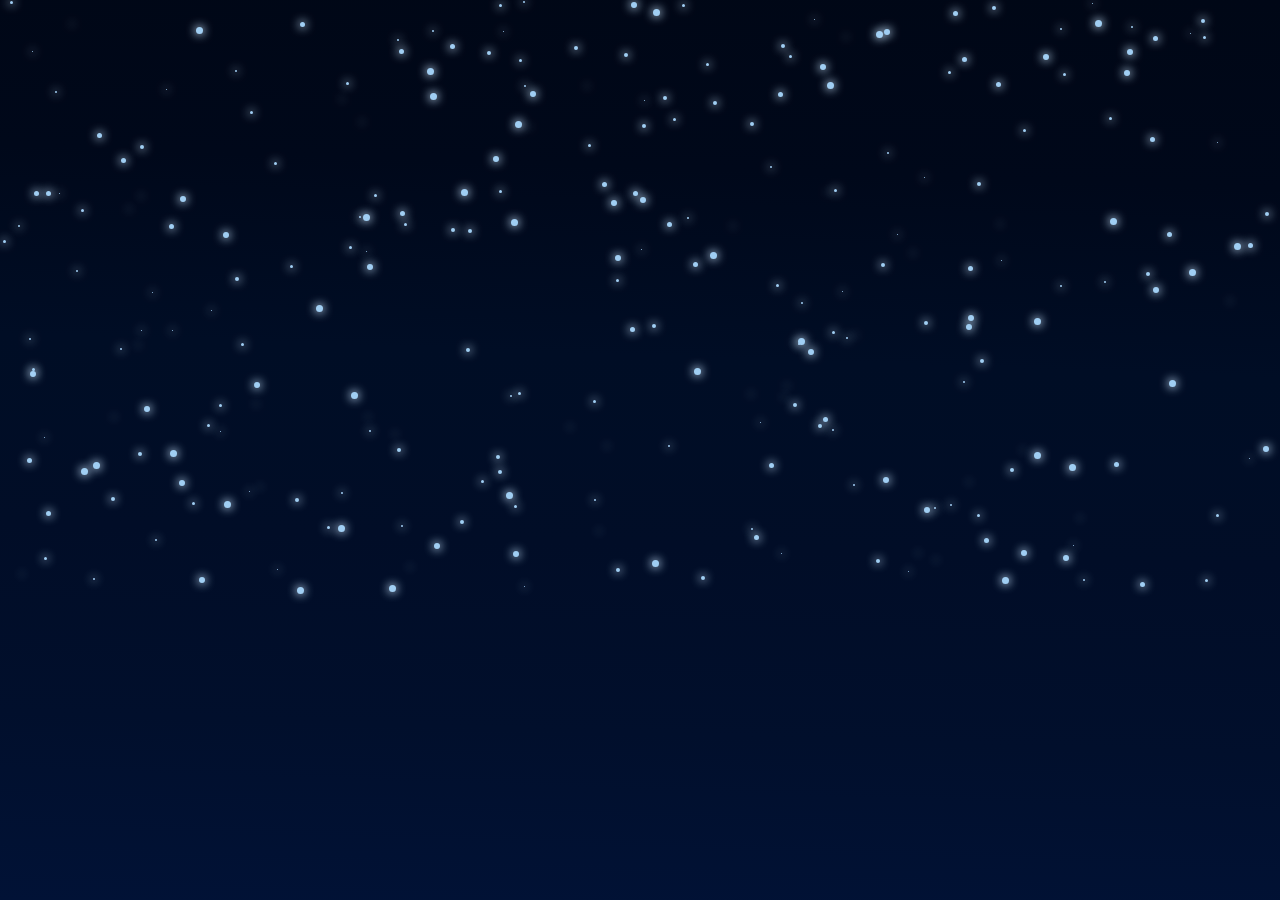
<file: Prueba/index.html>
<!DOCTYPE html>
<html lang="en">
<head>
    <meta charset="UTF-8">
    <meta name="viewport" content="width=device-width, initial-scale=1.0">
    <link rel="stylesheet" href="style.css">
    <title>Pruebas|HTML|CSS|JS</title>
</head>
<body>
    <div class="container" id="container">
        <div class="stars-1"></div>
        
    </div>

    <script src="script.js"></script>
</body>
</html>
</file>
<file: 01-LearningPage/style.css>
@import url("https://www.nerdfonts.com/assets/css/webfont.css");

* {
  box-sizing: content-box;
  border: none;
}

html, body {
  margin: 0;
  padding: 0;
}

body {
  overflow-x: hidden;
}

a {
  color: black;
  text-decoration: none;
}

header {
  position: absolute;
  top: 0px;
  left: 0px;
  width: 100%;
}

.content-top {
  position: absolute;
  top: 0%;
  left: 0%;
  width: 100%;
  height: 50px;
  background-color: #ffffff;
  padding: 2px 18px;
  display: flex;
  justify-content: space-between;
  align-items: center;
}

.logo img{
  width: 100px;
  height: 50px;
  margin-left: 8px;
  margin-top: 5px;
  margin-right: 300px;
}

.first-nav ul {
  display: flex;
  list-style: none;
}

.first-nav select {
  background-color: transparent;
  max-width: 145px;
  color: black;
  font-size: 18px;
  padding: 0px 5px;
  cursor: pointer;
}

.first-nav select option{
  padding: 4px 8px;
  font-size: 16px;
}


.first-nav ul a {
  margin: 0px 2px;
  border-left: 2px solid #13231299;
  padding: 0px 6px;
}


.first-nav a:hover {
  border-radius: 4px;
  background-color: #dfdfef;
  color: #1212a7;
  padding: 12px 6px;
}

.cuenta {
  height: 50px;
  border-left: 2px solid black;
  margin-left: -60px;
  margin-right: 10px;
  padding: 0px 14px;
}

.cuenta a {
  color: #23990f;
}

.cuenta a:last-child {
  color: #ff230f;
}

.cuenta a:hover {
  color: black;
}

.themes button{
  background-color: transparent;
  margin-right: -105px;
  margin-left: 180px;
  font-size: 20px;
}

.second-nav{
  position: absolute;
  top: 50px;
  left: 0px;
  width: 100%;
  height: 40px;
  background-color: #afdfdf;
  padding: 0px 8px; 
  display: flex;
  align-items: center;
}

.second-nav ul {
  display: flex;
  align-items: center;
  list-style: none; 
}

.second-nav ul li {
  margin: 0px 6px;
  border-left: 2px solid black;
  padding: 0px 16px;
}

.second-nav ul li:first-child {
  color: #121212;
  margin-left: -30px;
  border: none;
}

.second-nav ul a:hover {
  color: #2588af;
}

main {
  display: flex;
  justify-content: space-between;
  margin-top: 54%;
}

h1 {
  margin-top: 180px;
  text-align: center;
  font-size: 40px;
  color: #efefef;
  text-shadow: 0px 0px 30px black;
}
.title-intro {
  width: 100%;
  position: absolute;
  top: 50px;
  left: 0px;
  background: linear-gradient( #222238,#7198e5);
  z-index: -1;
}

.title-intro .search {
  width: 580px;
  margin: 8px auto;
  display: flex;
  justify-content: center;
  align-items: center;
  background-color: #7198e5;
  border-radius: 30px;
  padding: 4px 0px;
  box-shadow: 0px 0px 10px 2px #232332;
}

.title-intro .search input {
  width: 550px;
  height: 40px;
  border-radius: 8px;
  padding: 0px 10px;
  font-size: 18px;
  outline: none;
}

.title-intro .search i {
  font-size: 25px;
  padding: 4px 8px;
}

.title-intro .img-content { 
  height: 340px;
  position: relative;
  top: -280px;
  filter: blur(4px);
  z-index: -1;
}

.title-intro img{
  width: 100%;
  height: 600px;
  box-shadow: 20px 0px 35px 10px #414477;
  filter: opacity(50%);
  z-index: -2;
}

.title-intro ul {
  position: absolute;
  display: flex;
  left: 520px;
}

.title-intro ul li {
  margin: 0px 15px;
  list-style: none;
  font-size: 25px;
}

.title-intro ul a{
  color: #dfdfff;
  text-shadow: 0px 0px 18px black;
}

.title-intro ul a:hover {
  color: #aaddff;
}

.third-nav, .aside-article {
  width: 20%;
  padding: 6px;
  background-color: #efefef; 
  margin: 0px 8px;
}
.this-nav { 
  position: absolute;
  top: 0px;
  left: 0px;
}

.this-nav h2 {
  font-size: 17px;
  text-align: center;
}

.third-nav h3 {
  font-size: 16px;
}

.third-nav ul a{
  font-size: 14px;
}

.aside-article h3 {
  text-align: center;
} 

.container {
  width: 60%;
  padding: 20px 8px;
  
}
.container h2 {
  margin-bottom: -10px;
}

.container h3 {
  border-bottom: 2px solid #242424;
  width: 100%;
  margin-top: -20px;
  padding-top: 60px;
}

main .container p, a{
  margin-left: 8px;
}

.container a {
  text-decoration: underline;
}

.container a:hover, .third-nav a:hover {
  color: #556588;
}


form textarea{
  margin: 20px 6px; 
  border: 2px solid gray;
}

form input {
  border: 2px solid gray;
  border-radius: 4px;
  padding: 4px;
}

form button {
  padding: 4px;
  font-size: 14px;
  background-color: #cfcfdf;
  border-radius: 4px;   
  cursor: pointer;
}

form button:hover {
  background-color: #afafaf;
}

footer { 
  margin-top: 10px;
  width: 100%;
  height: 150px;
  background-color: #414151; 
  display: flex;
  justify-content: center;
  align-items: center;
}

footer p{
  color: #010212;
}
</file>
<file: 03-onlineSale/style.css>
@import url('https://fonts.googleapis.com/css2?family=Inter:ital,opsz,wght@0,14..32,100..900;1,14..32,100..900&family=Lato:ital,wght@0,100;0,300;0,400;0,700;0,900;1,100;1,300;1,400;1,700;1,900&display=swap');
@import url("https://www.nerdfonts.com/assets/css/webfont.css");

:root {
  --color1-background: #fdfdfd;
  --color2-background: #82c5f1;
  --color3-background: #1a2430;
  --color1-text: #343435;
  --color-footer: #1c1d1f;
  --hover-background: #99b7c5;
  --hover-color: #707c8b;

}

*{
  margin: 0px;
  border: 0px;
  box-sizing: border-box;
}

a {
  text-decoration: none;
  color: black;
}

a:hover {
  color: var(--hover-color);
}

a:active ,button:active{
  color: var(--hover-color);
}

/*HEADER*/

header img {
  width: 110px;
  height: 70px;
}

header{
  width: 100%;
  display: flex;
  flex-direction: row;
  flex-wrap: wrap;
  align-items: center;
  position: fixed;
  top: 0px;
  padding: 2px 14px;
  background-color: var(--color1-background);
}

header .logo {
  margin-right: auto;
}

header nav ul {
  display: flex;
  margin-right: 6px;
  list-style: none;
}

header nav ul li {
  margin: 0px 8px;
  font-size: 1.1rem;
  font-family: "Lato", sans-serif;   
  font-weight: 400;
  font-style: normal;
}

#open-menu {
  font-size: 25px;
  padding-right: 8px;
  cursor: pointer;
  display: none;
}

#close-menu {
  font-size: 25px;
  padding: 10px 14px;
  cursor: pointer;
  display: none;
}

#display-dark {
  position: fixed;
  top: 0;
  left: 0;
  background-color: #1a24302a;
  width: 100%;
  height: 100vh;
  display: none;
}

@media (max-width: 700px) {
  #open-menu,  #close-menu{   
    display: block;
  }
  header nav {
    display: none;
    position: fixed;
    top: 0;
    right: 0;
    height: 100vh;
    width: min(15em, 100%);
    z-index: 99;
    background-color: var(--color1-background);
    border-left: 1px solid gray;
    animation-name: openMenu;
    animation-duration: 1s;
    animation-timing-function:cubic-bezier(0.175, 0.885, 0.32, 1.275);
  }
  header nav ul {
    width: 100%;
    flex-direction: column;
  }

  header nav li {
    padding: 16px 10px;
  }
  header nav a {
    width: 100%;
  }

  header nav li:active {
    border-radius: 4px;
    background-color: var(--hover-background);
    color: var(--hover-color);
    transition: 50ms;
  }

  @keyframes openMenu {
    0% {
      right: -100px;
    }
    50% {
      right: 0;
    }
  }

}

/*MAIN*/

.first-section {
  display: flex;
  align-items: center;
  margin: 100px 0px;
  padding: 20px 50px;
}

.div-first-section, .div-second-section {
  width: 50%;
}

h1 {
  margin-bottom: 20px;
  font-size: 2.6rem;
  font-family: "Lato", sans-serif;   
  font-weight: 700;
  font-style: normal;
}

.div-first-section p {
  font-size: 18px;
  font-family: sans-serif;   
  font-style: normal;
}
.div-first-section button {
  width: 160px;
  padding: 10px 8px;
  margin: 20px 0px;
  border-radius: 4px;
  font-size: 18px;
  background-color: var(--color2-background);
  cursor: pointer;
}

.div-first-section button:hover {
  background-color: var(--hover-background);
  
}

.div-first-section ul {
  display: flex;
  list-style: none;
  margin-left: -34px;
}

.div-first-section ul li {
  margin: 0px 8px;
  font-size: 16px;
  cursor: pointer;
}

.div-second-section img {
  width: 90%;
  height: 340px;
}

@media (max-width: 700px) {
  .div-second-section {
    display: none;
  }

  .div-first-section {
    padding: 0px 0px;
    width: 100%;
  }
  .first-section {
    margin-top: 100px;
    margin-bottom: 50px;
  }

  h1 {
    font-size: 2rem;
  }
  .div-first-section p, .div-first-section button {
    font-size: 16px;
  }

}

/*Second section*/

.second-section {
  width: 100%;
  padding: 8px 10px;
  margin-bottom: 100px;
  display: flex;
  align-items: center;
}

.second-section h2 {
  margin: 30px 0px;
  font-size: 30px;
  font-family: "Lato", sans-serif;
  font-weight: 700;  
  font-style: normal;
}

.content-comments {
 margin: 8px 16px;
}

.container-first {
  width: 100%;
  padding: 12px;
  border-radius: 8px;
  display: flex;
  flex-direction: row;
  flex-wrap: wrap;
  justify-content: center;
  align-items: center;
  gap: 12px;
  background-color: var(--color3-background);
}

#user-comments {
  width: 235px;
  min-width: 235px;
  height: 300px;
  padding: 12px 15px;
  margin: 0px 6px; 
  border-radius: 10px;
  object-fit: cover;
  background-color: var(--color2-background);
  
}

.user-content i{
  font-size: 32px;
  margin-right: 4px;
}

.user-content #user{
  text-decoration-line: underline;
}

#comments {
  margin: 14px 0px;
}

/*Section third*/

.third-section {
  width: 100%;
  padding: 10px 20px;
  margin-bottom: 60px;
}

.third-section h2 {
  margin: 20px 0px;
  margin-left: 40px;
  font-size: 30px;
  font-family: "Lato", sans-serif;
  font-weight: 700;  
  font-style: normal;
}

.products-content {
  width: 100%;
  margin-top: 30px;
  display: flex;
  flex-direction: row;
  flex-wrap: wrap;
  justify-content: center;
  align-items: center;
  gap: 12px;
}

#products-category{
  width: 285px;
  min-width: 285px;
  height: 470px;
  padding: 14px 18px;
  border-radius: 8px;
  margin: 0px 10px;
  display: flex;
  flex-direction: column;
  justify-content: center;
  box-shadow: 0px 0px 8px 1px gray;
}

#title-category {
  text-align: center;
  margin: 6px 0px;
  font-size: 26px;
  font-family: "Lato", sans-serif;
  font-weight: 600;  
  font-style: normal;
}

#products-category img {
  border-radius: 4px;
  margin: 8px 0px;
  box-shadow: 0px 0px 4px 1px gray;
}

#products-category p {
  font-family: sans-serif;
  font-weight: 400;  
  font-style: normal;
  margin: 2px 0px;
}

.text-first{
  color: black;
  font-size: 16px;
  font-weight: 800;
}

#text-product, #price, #visits {
  font-size: 14px;
  font-weight: 500;
  color: var(--color1-text);
}

#products-category p a{
  text-decoration-line: underline;
  font-size: 14px;
}

.fourth-section {
  width: 100%;
  padding: 20px;
  margin-bottom: 50px;
}

.fourth-section h2 {
  margin: 10px 0px;
  margin-left: 40px;
  font-size: 30px;
  font-family: "Lato", sans-serif;
  font-weight: 700;  
  font-style: normal;
}

.fourth-section p {
  margin-left: 50px;
  font-size: 18px;
  font-family: sans-serif;   
  font-style: normal;
}

.fourth-section button {
  width: auto;
  padding: 10px 8px;
  margin: 20px 0px;
  margin-left: 16px;
  border-radius: 4px;
  font-size: 18px;
  background-color: var(--color2-background);
  cursor: pointer;
}

.fourth-section .first-button-section {
  margin-left: 50px;
}

.fourth-section button:hover {
  background-color: var(--hover-background);
   
} 

@media (max-width: 700px) {
  .second-section h2, .third-section h2, .fourth-section h2 {
    font-size: 26px;
  }
  #user-comments, #products-category{
    min-width: 100%;
    height: auto;
  }

  #products-category {
    justify-content: center;
    align-items: center;
  }

  #products-category .config-text {
    width: 100%;
    margin: 2px 5px;
  }

}

/*FOOTER*/

footer {
  width: 100%;
  height: 140px;
  padding: 20px;
  background-color: var(--color-footer);
  display: flex;
  align-items: center;
  justify-content: center;
}

footer p{
  height: auto;
  display: flex;
  align-items: center;
  font-size: 16px;
  font-weight: 500;
  font-family: Arial, Helvetica, sans-serif;
  color: var(--hover-color);
}

footer p img {
  width: 80px;
  height: 60px;
  padding: 0px 5px;
  margin: 0px 4px;
  border-right: 2px solid var(--hover-color);
}
</file>
<file: 04-BookPage/style.css>
@import url('https://fonts.googleapis.com/css2?family=Inter:ital,opsz,wght@0,14..32,100..900;1,14..32,100..900&family=Lato:ital,wght@0,100;0,300;0,400;0,700;0,900;1,100;1,300;1,400;1,700;1,900&family=Poppins:ital,wght@0,100;0,200;0,300;0,400;0,500;0,600;0,700;0,800;0,900;1,100;1,200;1,300;1,400;1,500;1,600;1,700;1,800;1,900&family=Raleway:ital,wght@0,100..900;1,100..900&display=swap');
@import url("https://www.nerdfonts.com/assets/css/webfont.css");

* {
    box-sizing: border-box;
    border: none;
    margin: none;
}

html, body {
    margin: 0;
    padding: 0;
}
  
body {
    overflow-x: hidden;
}

  
:root {
    --color1-text: #030d14;
    --color2-text: #eef1f3;
    --colorHover-text: #35323f;
    --backgroundHove-item: #c7e2e6;
    --backgroundColor-item: #032031;
    --backgroundColor-nav: #f1f5f7;
}


a {
    text-decoration: none;
    color: var(--color1-text);
}

header {
    width: 100%;
    padding: 2px 20px;
    position: fixed;
    top:0;
    left: 0;
    display: flex;
    flex-direction: row;
    flex-wrap: wrap;
    align-items: center;
    justify-content: space-between;
    background-color: rgb(253, 253, 253);
    box-shadow: 0px 0px 10px 0px gray;
    z-index: 99;
}

.logo-left img{
    width: 110px;
    height: 70px;
    margin: -8px 0px;
    cursor: pointer;
}

@media (max-width: 650px){
    .logo-left img{
        scale: 0.8;
    }
}

.nav-middle{
    padding: 4px;
    position: relative;
    left: 70px;
    margin: 0 auto;
    
}


.nav-middle nav ul {
    display: flex;
    list-style: none;
}

.nav-middle nav ul li {
     padding: 4px 10px;
     margin: 0px 10px;
     border-radius: 4px;
     font-family: "Lato", sans-serif;
     font-weight: 500;
     font-size: 18px;
     font-style: normal;
    
}

.nav-middle nav ul li:last-of-type {
    display: none;
}

.nav-middle nav ul li:hover, .nav-middle nav ul li:active{
    cursor: pointer;
    background-color: var(--backgroundHove-item);
    transition-duration: 500ms;
    transition-timing-function: cubic-bezier(0.165, 0.84, 0.44, 1);
    
}

.div-input{
    width: 14vw;
    border-radius: 4px;
    padding: 4px;
    position: absolute;
    right: 222px;
    display: none;
    justify-content: center;  
    background-color: #f6f6fd;
    animation-name: inputSearch;
    animation-duration: 1s;
    animation-timing-function: cubic-bezier(0.215, 0.610, 0.355, 1);
}

@keyframes inputSearch {
    0%, 10% {
        width: 0px;
    }
    50% {
        width: 200px;
    }
}


header input {
    width: 92%;
    padding: 4px 6px;
    outline: none;
    border-radius: 4px;
    font-size: 16px;
    font-family: "Lato", sans-serif;
    background-color: #e4eff7;
}

.suscribirse-right {
    width: 200px;
}

.suscribirse-right button {
    padding: 4px 12px;
    margin: 0px 3px;
    border-radius: 6px; 
    font-size: 18px;
    font-family: "Lato", sans-serif;
    background-color: transparent;
}

.suscribirse-right .header-one-button {
    cursor: pointer;
    font-size: 20px;
    font-weight: 800;
    color: var(--color1-text);
}
.header-one-button:hover {
    background-color: var(--backgroundHove-item);
}

.suscribirse-right .header-two-button {
    border: 2px solid black;
    cursor: pointer;
    font-weight: 600;
    letter-spacing: 1px;
    background-color: var(--backgroundColor-item);
    color: var(--color2-text);
}
.header-two-button:hover {
    background-color: #c7e2e6;
    color: var(--color1-text);
}


.open-menu, .close-menu {
    display: none;
    font-size: 20px;
    cursor: pointer;
    
}

.nav-middle nav {
    animation-name: openMenu;
    animation-duration: 1s;
    animation-timing-function: cubic-bezier(0.165, 0.84, 0.44, 1);
}

@keyframes openMenu {
    0% {
        width: 1px;
    }
    50% {
        width: min(15em, 100%);
    }
}

.cover-background {
    width: 100%;
    height: 120vh;
    display: none;
    position: fixed;
    top: -20px;
    left: 0;
    background-color: #1311164f;
    z-index: 29;
}

@media (max-width: 1250px) {
    .div-input{
        width: 300px;
        position: absolute;
        right: 220px;
        top: 71px;
    }
}

@media (max-width: 980px) {

    .close-menu {
        position: absolute;
    }

    .open-menu, .close-menu {
        height: 38px;
        display: block;
        padding: 4px 12px;
        border-radius: 4px;
    }

    .open-menu:hover,
    .close-menu:hover,
    .open-menu:active,
    .close-menu:active{
        background-color: var(--backgroundHove-item);
        transition-duration: 500ms;
        transition-timing-function: cubic-bezier(0.165, 0.84, 0.44, 1);
    }

    .cover-background {
        display: none;
    }
    
    .nav-middle nav{
        padding: 4px;
        display: none;
        position: fixed;
        top: 0;
        right: 0;
        height: 100vh;
        width: min(15em, 100%);
        z-index: 110;
        background-color: var(--backgroundColor-nav);
        border-left: 1px solid gray;
        
    }


    .nav-middle nav ul{
        width: 100%;
        margin-top: 30px;
        padding-right: 10px;
        display: flex;
        flex-direction: column;
    }

    .nav-middle nav ul li {
        width: 100%;
        margin-top: 10px;
        padding: 12px 10px;
        border-bottom: 1px solid gray;
    }

    .nav-middle nav ul li:last-of-type {
        display: block;
    }

    .nav-middle nav a {
        width: 100%;
    }


    .suscribirse-right {
        width: auto;
        margin: none;
        position: relative;
        right: 10px;
        
    }

    .header-one-button {
        font-size: 16px;
    }

    .div-input{
        width: 80%;
        position: absolute;
        right: 0px;
    }

    @media (max-width: 550px) {
        .div-input{
            width: 100%;
            padding: 10px 12px;
            position: absolute;
            right: 0px;
            top: 60px;
        }
    
    }

    .suscribirse-right .header-two-button{
        display: none;
    }


}

/*Navbar left column*/

.nav-column-left {
    width: 20%;
    height: 450px;
    padding: 8px 10px;
    border-radius: 4px;
    border-right: 1px solid gray;
    cursor: pointer;
    position: absolute;
    top: 1142px;
    left: 6px;
    overflow-x: hidden;
    overflow-y: scroll;
    background-color: #e9eff0;
    animation-name: navBar;
    animation-duration: 1s;
    animation-timing-function: cubic-bezier(0.215, 0.610, 0.355, 1);
}

@keyframes navBar {
    0%{
        height: 0px;
    }
    50% {
        height: 80vh;
    }
}

.list-title {
    margin: 6px auto;
    margin-left: -40px;
    padding: 8px 12px;
    border-radius: 4px;
    border-bottom: 1px solid gray;
    list-style: none;
    font-size: 18px;
    font-family: "Lato", sans-serif;
    font-weight: 500;
    background-color: #d9e2dc;
}

.list-title:hover{
    background-color: var(--backgroundHove-item);
}

.navbar-menu {
    display: none;
    cursor: pointer;
    
}

@media (max-width: 980px) {
    .navbar-menu {
        display: block;
        position:relative;
        right: 14px; 
        padding: 6px 12px;   
        border-radius: 4px;
    }

    .navbar-menu:hover, .navbar-menu:active {
        background-color: var(--backgroundHove-item);
        transition: 500ms;
        transition-timing-function: cubic-bezier(0.175, 0.885, 0.32, 1.275);
    }

    @media (max-width: 650px){
        .navbar-menu {
            width: 100%;
            padding: 10px 20px;
            position:absolute;
            right: 0px;
            top: 60px;
            text-align: right;
            background-color: #e9eff0;
            z-index: -1;
        }
    }
    

    .nav-column-left {
        width: 50%;
        height: 84vh;
        display: none;
        position: fixed;
        top: 64px;
        left: 2px;
        z-index: 1;
       
    }
    @media (max-width: 650px) {
        .nav-column-left {
            width: 100%;
            height: 86vh;
            position: fixed;
            top: 90px;
            left: 0px;
            z-index: 1;
        }
    }

}

main {
    width: 60%;
    padding: 10px 12px;
    margin: 0px auto;
    margin-top: 68px;
}

/*Section First*/
                                                                                                        
.first-section {
    width: 100%;
    height: 41vw;
    padding: 10px 10px;
    position: absolute;
    top: 70px;
    left: 0px;
    display: flex;
    flex-direction: row;
    align-items: center;
    justify-content: space-around;
    background-color: rgba(210, 210, 221, 0.9);
    box-shadow: 0px 0px 10px 1px rgb(31, 31, 41);
}


.arrow-left, .arrow-right {
    padding: 24px;
    border-radius: 50px;
    display: flex;
    align-items: center;
    justify-content: center;
    cursor: pointer;
    font-size: 2vw;
    color: var(--color1-text);
    text-shadow: 0px 0px 10px #072125;
    box-shadow: 0px 0px 100px 1px #ffffff;
}   

.arrow-left {
    margin-left: 50px;
}

.arrow-right {
    margin-right: 50px;
}

.arrow-left:hover, 
.arrow-right:hover {
    background-color: var(--backgroundHove-item);
    box-shadow: 0px 0px 100px 1px #ffffff;
}


.book-background {
    width: 100%;
    height: 41vw;
    margin: 0px auto;
    position: absolute;
    left: 0;
    z-index: -99;
    filter: blur(1px);
    opacity: 0.8;
}

.books-anuntions {
    width: 100%;
    height: 80vh;
    display: flex;
    flex-direction: row;
    align-items: center;
    justify-content: center;
   
}


.title-description {
    width: 38%;
    height: 500px;
    padding: 30px;
    position: absolute;
    top: 10px;
    left: 140px;
    animation-name: anuntios;
    animation-duration: 1s;
    animation-timing-function: cubic-bezier(0.165, 0.84, 0.44, 1);
}

@keyframes anuntios {
    0% {
        left: -100px;
    } 
    80% {
        left: 140px;
    }   
}

.title-description h2 {
    margin-top: 0px;
    font-size: 3.8vw;
    font-family: "Lato", sans-serif;
    font-weight: 800;
    text-shadow: 0px 0px 100px #e0ff70;
}

.title-description p:nth-child(2){
    margin-top: -26px;
    margin-left: 8px;
    font-size: 1.8vw;
    font-family: "Lato", sans-serif;
    font-weight: 500;
    color: var(--color1-text);
    text-shadow: 0px 0px 10px #c0e3ee;
}

.title-description p:last-child {
    margin-top: 8px;
    margin-left: 15px;
    font-size: 12px;
    color: #35323f;
}

.title-description button {
    width: 120px;
    margin-left: 8px;
    outline: none;
    padding: 6px 10px;
    border-radius: 4px;
    border: 1px solid var(--backgroundColor-item);
    font-size: 1.2vw;
    font-family: "Lato", sans-serif;
}

.title-description button:hover {
    background-color: #c7e2e6;
}

.radio-sections {
    width: 12.7vw;
    height: 1.1vw;
    padding: 6px;
    border-radius: 10px;
    position: relative;
    top: 16vw;
    display: flex;
    flex-direction: row;
    justify-content: center;
    align-items: center;
    background-color: #07212594;
}

.radio-sections .radio-div{
    width: 8px;
    min-width: 8px;
    height: 8px;
    min-height: 2px;
    border-radius: 50%;
    margin: 0px 10px;
    text-shadow: 0px 0px 100px #70ffe7;
    background-color: var(--backgroundHove-item);
}

.radio-div:hover {
    background-color: #e29c33;
}
.radio-div:nth-of-type(1){
    background-color: #e29c33;
}
.img-book {
    width: 35%;
    height: 34vw;
    position: absolute;
    top: 10px;
    right: 160px;
}

.img-book img{
    width: 12vw;
    margin: 0px -3.0vw;
    cursor: pointer;
    position: relative;
    left: 8vw;
    scale: 0.9;
    box-shadow: 10px 30px 80px 5px black;
    animation-name: imgAn;
    animation-duration: 1s;
    animation-timing-function: cubic-bezier(0.215, 0.610, 0.355, 1);
}

.img-book img:nth-last-of-type(1){
    top: 10vw;
}

.img-book img:nth-last-of-type(1):hover {
    scale: 1;
}
.img-book img:nth-last-of-type(2){
    top: 7.5vw;
}
.img-book img:nth-last-of-type(2):hover {
    scale: 1;                                                                                                                                                                                                              ;
    z-index: 1;
}
.img-book img:nth-last-of-type(3){
    top: 5vw;
    
}
.img-book img:nth-last-of-type(3):hover {
    scale: 1;                                                                                                                                                                                                                                                               
    z-index: 1;
}
.img-book img:nth-last-of-type(4){                                                                                                                                    
    top: 2.5vw;
}
.img-book img:nth-last-of-type(4):hover {
    scale: 1;
    z-index: 1;
}

@keyframes imgAn {
    0% {
        top:1vw;
        margin: 0px -6.0vw;
        left: 100vw;
    }
    80% {
        top:1vw;
        scale: 1.1;
        margin: 0px -5vw;
        left: 9.5vw;
    }
}

.img-book img:hover {
    transition: 500ms;
    transition-timing-function: cubic-bezier(0.165, 0.84, 0.44, 1);
}

/*Section Second*/

hr {
    width: 88%;
    height: 2px;
    margin-top: 30px;
    margin-bottom: 80px;
    background-color: #454e557a;
}

.second-section {
    margin-top: 90vh;
    padding: 12px;
}

.second-section h1 {
    margin-bottom: 50px;
    text-align: center;
    font-family: "Lato", sans-serif;
    font-weight: 800;
    font-size: 34px;
}

.second-section p {
    font-family: "Lato", sans-serif;
    font-weight: 400;
    font-size: 20px;
    color: var(--color1-text);
}

.second-section p:last-child, .second-section p:last-child a {
    margin-top: -10px;
    transform: translateX(10px);
    font-size: 15px;
    color: #35323f;
}

.second-section p:last-child a {
    text-decoration:underline;
}

.second-section p:last-child a:hover {
    color: var(--color1-text);
}

/*Section Third*/

.third-section {
    margin-top: 30px;
}

.contetn-book {
    margin-top: -80px;
    padding: 10px;
    padding-top: 80px;
    display: flex;
    flex-direction: row;
    align-items: flex-start;
}

.third-img-book img{
    width: 340px;
    height: 420px;
    border-radius: 2px;
    margin-left: 20px;
}


.third-data-book {
    width: 100%;
    margin-left: 18px;
    
}

.third-data-book h2{
    font-family: "Lato", sans-serif;
    font-weight: 700;
    font-size: 30px;
}

.third-data-book p {
    margin: 1px 0px;
    margin-left: 12px;
    font-family: "Lato", sans-serif;
    font-weight: 400;
    font-size: 16px;
    color: #131116;
}

.third-data-book button {
    width: 100px;
    padding: 6px 12px;
    margin-left: 8px;
    margin-top: 16px;
    border-radius: 4px;
    font-size: 16px;
    background-color: var(--backgroundColor-item);
    cursor: pointer;
}

.third-data-book button a {
    color: var(--color2-text);
}

.third-data-book button:hover{
    background-color: var(--backgroundHove-item);
} 
.third-data-book button a:hover {
    color: var(--color1-text);
} 

.third-data-book p:last-child {
    margin-top: 8px;
    font-family: "Lato", sans-serif;
    font-weight: 400;
    font-size: 14px;
    color: #211e25;
}

.third-description-book {
    margin-bottom: 16px;
    padding: 18px;
}

.nav-middle nav ul li:hover, 
.nav-middle nav ul li a:hover, 
.header-two-button:hover, 
.header-one-button:hover,
.list-title:hover,
.arrow-left:hover, 
.arrow-right:hover,
.third-data-book button:hover, 
.third-data-book button a:hover {
    transition: 800ms;
    transition-timing-function: cubic-bezier(0.075, 0.90, 0.185, 1);
}

@media (max-width: 980px) {
    main {
        width: 90%;
    }
    
    @media (max-width: 840px) {
        main {
            width: 99%;
        }
        .second-section h1 {
            font-size: 4vw;
        }
    }
    .first-section {
        display: none;
        height: 0px;
        padding: 10px 10px;
        position: absolute;
        top: 0px;
        left: 0px;
    }

    .second-section {
        margin-top: 1px;
    }
}

@media (max-width: 750px){
    .second-section h1 {
        margin-top: 40px;
        font-size: 30px;
    }
    .second-section  p{
        font-size: 18px;
    }
    .second-section p:last-child, .second-section p a:last-child  {
        font-size: 14px;
    }

    .third-section img {
        scale: 1;
    }
    .third-section h2 {
        font-size: 24px;
    }

    .third-data-book p {
       font-size: 14px;
        
    }
    .third-description-book{
        margin-top: -10px;
        font-size: 16px; 
     }

    @media (max-width: 650px) {
        .third-data-book {
            width: 100%;
            margin-left: -10px;
            
        }

        .second-section h1 {
            font-size: 25px;
        }
        .second-section  p{
            font-size: 16px;
        }
        .second-section p:last-child, .second-section p a:last-child  {
            font-size: 12px;
        }

        .third-section img {
            scale: 0.8;
            margin-left: 2px;
            margin-top: -40px;
        }
        .third-section h2 {
            font-size: 22px;
        }
        .third-data-book button {
            scale: 0.8;
            margin-left: -8px;
        }
        .third-description-book{
            margin-top: -70px;
            font-size: 14px; 
         }
         .contetn-book {
            padding-top: 100px;
           
        }
    }

    @media (max-width: 550px) {
        .third-data-book {
            width: 100%;
            margin-left: -58px;
            
        }
        .third-section img {
            scale: 0.6;
            margin-left: -60px;
            margin-top: -70px;
        }
        .third-section h2 {
            font-size: 20px;
        }
        .second-section p:last-child, .second-section p a:last-child  {
            font-size: 10px;
        }
        .third-description-book{
            margin-top: -100px;
         }
     
    }
}

/*footer*/ 

footer{ 
    width: 100%;
    height: 200px;
    padding: 40px;
    display: flex;
    flex-direction: column;
    background-color: #2a2a2e;
    
}

footer .footer-datas h3{
    margin-bottom: 8px;
    text-decoration: underline;
    align-items: center;
    font-family: "Lato", sans-serif;
    font-weight: 400;
    font-size: 20px;    
    color: #8d8d94;
}

footer .footer-datas a {
    font-size: 18px;    
    color: #8d8d94;
}

footer .footer-datas a:hover {
    color: var(--color2-text);
}

footer p {
    display: flex;
    align-items: center;
    font-family: "Lato", sans-serif;
    font-weight: 400;
    font-size: 16px;    
    color: #8d8d94;
}

footer p img {
    margin: 0px 4px;
    width: 90px;
    height: 50px;
}
</file>
<file: 04-LogIn|SingUp/style.css>
@import url('https://fonts.googleapis.com/css2?family=Inter:ital,opsz,wght@0,14..32,100..900;1,14..32,100..900&family=Lato:ital,wght@0,100;0,300;0,400;0,700;0,900;1,100;1,300;1,400;1,700;1,900&family=Raleway:ital,wght@0,100..900;1,100..900&display=swap');
@import url('https://www.nerdfonts.com/assets/css/webfont.css');

*,
:hover,
::after {
    box-sizing: border-box;
    border: none;
    margin: none;
    outline: none;
    font-family: "Lato", sans-serif;
}


body .background{
    width: 100%;
    height: 100vh;
    position: absolute;
    top: 0;
    left: 0;
    filter: blur(4px);
    z-index: -99;
}


.container {
    width: 900px;
    height: 62vh;
    margin: 15vh auto;
    padding: 20px;
    border-radius: 10px;
    display: flex;
    box-shadow: 0px 0px 10px 2px #054346c7;
    background: radial-gradient( #d0e3ebe1, #f0f4f5ce, #b4ddf0f5);
}

.container .img-button, img {
    width: 425px;
    height: 56vh;
    border-radius: 4px;

}

.img-button {
    margin-right: 30px;
    display: flex;
    justify-content: center;
    box-shadow: 0px 0px 10px 0px #041a1bc7;

}

#change-log-sing {
    width: 250px;
    height: 45px;
    border-radius: 2px;
    border: 2px solid #011c20ce;
    position: absolute;
    top: 390px; 
    cursor: pointer;
}

#change-log-sing {
    font-size: 22px;
    font-weight: 520;
    color: #052e46;
    text-shadow: 0px 0px 10px #d6e6e3fd;
    box-shadow: 0px 0px 50px 20px #c2e1e2d8;
    background: linear-gradient(170deg, #b2e0f3da, #c5ecfcca, #76ccf1da);
}

#change-log-sing:hover {
    background-color: #0a8899;
}

.content-form {
    width: 100%;
    padding: 4px;
}

.content-form h1{
    text-align: center;
    font-size: 34px;
    font-weight: 700;
    color: #032031;
}

.content-log-in {
    display: flex;
    flex-direction: column;
    justify-content: center;
}

.content-sing-up {
    display: none;
    flex-direction: column;
    justify-content: center;
}

.content-sing-up input[type="text"],
.content-log-in input[type="password"],
.content-sing-up input[type="password"],
.content-sing-up input[type="email"],
.content-log-in input[type="email"] {
    width: 100%;
    height: 46px;
    padding: 16px 8px;
    margin: 12px 0px;
    border-radius: 8px;
    font-size: 18px;
}

.content-sing-up select, .content-sing-up input[type="date"] {
    width: 100px;
    height: 26px;
    padding: 2px;
    margin: 2px 0px;
    font-size: 16px;
    color: #02131d;
    background-color: #a4cfd6d3;
    cursor: pointer;
}

.content-log-in label:nth-last-of-type(1), .content-sing-up label:nth-last-of-type(1) {
    margin: 2px 8px;
    margin-bottom: 4px;
    color: #031e22d5;
}

.content-log-in input[type="checkbox"], .content-sing-up input[type="checkbox"] {
    cursor: pointer;
}

.content-log-in button, .content-sing-up button{
    width:  80%;
    height: 40px;
    margin: 10px auto;
    padding: 4px;
    border-radius: 4px;
    font-size: 20px;
    font-weight: 600;
    color: #052e46;
    background-color: #a4cfd6d3;
    cursor: pointer;
}

.content-log-in button:hover ,.content-sing-up button:hover {
    background-color: #b0dbec;
}

.content-log-in p, .content-log-in a, .content-sing-up a{
    margin-top: -2px;
    text-align: center;
    color: #011c20ce;
}

.content-log-in a:hover,  .content-sing-up a:hover{
    color: #0a8899;
}
</file>
<file: 05-Admin-Dashboard/style.css>
@import url('https://fonts.googleapis.com/css2?family=Inter:ital,opsz,wght@0,14..32,100..900;1,14..32,100..900&family=Lato:ital,wght@0,100;0,300;0,400;0,700;0,900;1,100;1,300;1,400;1,700;1,900&family=PT+Sans:ital,wght@0,400;0,700;1,400;1,700&family=Poppins:ital,wght@0,100;0,200;0,300;0,400;0,500;0,600;0,700;0,800;0,900;1,100;1,200;1,300;1,400;1,500;1,600;1,700;1,800;1,900&family=Raleway:ital,wght@0,100..900;1,100..900&family=Ubuntu:ital,wght@0,300;0,400;0,500;0,700;1,300;1,400;1,500;1,700&display=swap');

* {
    box-sizing: border-box;
    margin: 0px;
}

:root {
    --background-body: #e2e7e9;
    --background-element: #fafafa;
    --color-fonts: #1e212b;
    --color-fontTwo: #393b3b;
    --background-hover: #c3d6ee;
    --background-color-icon: #b7bbc5;
    --color-fontHover: #5c7f8d;
}

.dark-mode-variable{
    --background-body: #0a192b;
    --background-element: #030d18;
    --color-fonts: #cbced6;
    --color-fontTwo: #393b3b;
    --background-hover: #020913;
    --background-color-icon: #282e3d;
    --color-fontHover: #233e49;
}

body {
    background-color: var(--background-body);
}

.container {
    height: none;
    padding: 6px 12px;
    display: grid;
    grid-template-columns: 13rem auto 20rem;
}

/*Navbar Start*/
.navbar {
    width: 100%;
    height: 70px;
    padding: 8px 12px;
    position: absolute;
    top: 0;
    left: 0;
    display: flex;
    flex-direction: row;
    justify-content: space-between;
    align-items: center;
}

.open-menu {
    display: none;
    font-size: 2rem;
    color: var(--color-fonts);
    cursor: pointer;
}


.user-admin {
    position: absolute;
    right: 10px;
    display: flex;
    flex-direction: row;
    justify-content: space-between;
    align-items: center;
    font-family: "Lato", sans-serif;
    color: var(--color-fonts);
}

.first-span {
    margin-right: 10px;
    cursor: pointer;
}

.first-span:hover, .open-menu:hover {
    color: var(--color-fontHover);
}

.user-admin-perfil {
    padding: 6px 8px;
    border-radius: 8px;
    border: 1px solid gray;
    display: flex;
    flex-direction: row;
    align-items: center;
}

.user-admin-perfil img {
    width: 40px;
    border-radius: 100%;
}


.user-admin-perfil p {
    margin-left: 6px;
    display: flex;
    flex-direction: column;
    font-size: 0.9rem;
}

.user-admin-perfil p span:last-of-type {
    font-size: 0.8rem;
    color: gray;
}

.user-admin-perfil .admin-active {
    position: absolute;
    left: 78%;
    bottom: 16%;
    font-size: 0.9rem;
    color: green;
}

.expand-perfil {
    margin: 0px 2px;
    display: none;
    font-size: 1.8rem;
    color: var(--color-fonts);
    cursor: pointer;
}
/*Navbar END*/
/*Left Aside Start*/
.left-navbar {
    height: 100vh;
    border-radius: 12px;
    display: flex;
    flex-direction: column;
    align-items: center;
    background-color: var(--background-element);
    box-shadow: 0px 0px 8px 1px gray;
}

.logo img{
    width: 140px;
}

.logo span {
    display: none;
    color: var(--color-fonts);
    cursor: pointer;
}

.logo span:hover {
    color: var(--color-fontHover);
}


aside p{
    padding: 12px 14px;
    border-radius: 4px;
    display: flex;
    align-items: center;
    font-family: "Lato", sans-serif;
    color: var(--color-fonts);
    cursor: pointer;
}

aside p:hover {
    font-size: 17px;
    background-color: var(--background-hover);
    transition-duration: 600ms;
    transition-timing-function: cubic-bezier(0.075, 0.82, 0.165, 1);
}

.navbar-list-options p span {
    margin-right: 8px;
    font-size: 24px;
}

.navbar-list-options .navbar-right-text {
    font-size: 1rem;
}

.insights {
    border-left: 6px solid rgb(75, 174, 255);
    background-color: var(--background-body);
}

aside .logout {
    margin-bottom: 16px;
    position: absolute;
    bottom: 0;
}
/*Left Aside END*/

/*Middle Analist Start*/
.middle-analist {
    height: 100vh;
    margin: 0px ;
    padding: 24px 16px;
    display: flex;
    flex-direction: column;
    font-family: "Lato", sans-serif;
    color: var(--color-fonts);
}

.middle-analist h1 {
    margin-bottom: 20px;
    font-size: 36px;
    font-weight: 800;
}

.analist-graphy  {
    width: 100%;
    display: flex;
    flex-direction: row;
    flex-wrap: wrap;
    align-items: center;
}

.text-raios {
    width: 15.5rem;
    padding: 6px 10px;
    margin: 4px;
    border-radius: 8px;
    display: flex;
    flex-direction: row;
    justify-content: space-between;
    align-items: center;
    background-color: var(--background-element);
    box-shadow: 0px 0px 8px 1px gray;
}

.radio-div {
    width: 8.2rem;
    height: 8rem;
    position: relative;
}

svg {
    width: 100%;
}

circle {
    fill: none;
    stroke-width: 12;
    stroke: black;
    fill-opacity: 0;
}

.cir-v {
    stroke: #27373d;
}
.cir-v-two {
    stroke: #83b2c5;
    stroke-dasharray: 120%;
}
.cir-vist {
    stroke: #273d31;
}
.cir-vist-two {
    stroke: #6fc963;
    stroke-dasharray: 86%;
}
.cir-c {
    stroke: #3b3d27;
}
.cir-c-two {
    stroke: #b5d362;
    stroke-dasharray: 98%;
}

.text-raios span {
    position: absolute;
    top: 36%;
    right: 0;
    bottom: 0;
    left: 34%;
    margin: none;
    font-size: 1.6rem;
}

.text-div {
    margin-right: 14px;
}

.content-new-user {
    margin-top: 10px;
    padding: 8px;
    border-radius: 8px;
    background-color: var(--background-element);
    box-shadow: 0px 0px 8px 1px gray;
}

.title-new-user {
    width: 100%;
    margin-top: 2px;
    color: var(--color-fonts);
}


.new-user {
    width: 100%;
    padding: 12px;
    margin-top: 10px;
    margin-left: 5px;
    border-radius: 8px;
    display: flex;
    flex-direction: row;
    align-items: center;
    flex-wrap: wrap;
    background-color: var(--background-element);
    box-shadow: 0px 0px 1px 1px gray;
}

.new-user-perfil {
    width: auto;
    padding: 6px 12px;
    margin: 0px 6px;
    border-radius: 6px;
    display: flex;
    flex-direction: column;
    justify-content: center;
    text-align: center;
    background-color: var(--background-body);
    color: var(--color-fonts);
    cursor: pointer;
}

.new-user-perfil img{
    width: 100px;
    border-radius: 100%;
}

.new-user-perfil p {
    margin-top: 10px;
    font-size: 1.4rem;
}

.table-menssage img {
    width: 40px;
    border-radius: 100%;
}

.table-menssage {
    width: 100%;
    padding: 8px;
    border-radius: 8px;
    margin-top: 12px;
    background-color: var(--background-element);
    box-shadow: 0px 0px 8px 1px gray;
}

.table-menssage caption {
    margin-bottom: 6px;
    font-size: 20px;
    font-weight: 600;
    text-align: left;
    color: var(--color-fonts);
}

.table-menssage table  {
    width: 100%;
    padding: 8px;
    border-radius: 8px;
    margin-top: 6px;
    border: 1px solid gray;
}

.table-menssage table td {
    color: var(--color-fonts);
}

.table-menssage table td:nth-last-of-type(2) {
    font-size: 14px;
    color: var(--color-fontTwo);
}

.table-menssage table td:last-of-type {
    text-align: right;
    font-size: 14px;
    color: var(--color-fontTwo);
} 

/*Middle Analist END*/
/*Right Formation*/
.right-formation-navbar {
    padding: 2px;
    margin: 0px;
    margin-top: 70px;
    font-family: "Lato", sans-serif;
    color: var(--color-fonts);
}

.formation-status {
    padding: 6px 8px;
    border-radius: 8px;
    background-color: var(--background-element);
    box-shadow: 0px 0px 8px 1px gray;
}

.first-div {
    height: 24px;
    width: 250px;
    padding: 2px 0px;
    margin: 14px auto;
    border-radius: 50px;
    border: 2px solid var(--color-fonts);
    display: flex;
    justify-content: flex-start;
    align-items: center;
}

.second-div {
    width: 200px;
    height: 20px;
    border-radius: 40px;
    background-color: var(--color-fontHover);
} 

.formation-status .title-text {
    margin-bottom: 8px;
    text-align: center;
}

.formation-status button {
    width: 180px;
    height: 30px;
    border-radius: 8px;
    border: 2px solid var(--color-fonts);
    margin: 4px 60px;
    text-align: center; 
    font-size: 16px;
    background-color: var(--background-hover);
    cursor: pointer;
    color: var(--color-fonts);
}

.formation-status button:hover {
    background-color: #e2e5e9;
    color: black;
}

.your-list {
    padding: 10px;
    margin-top: 10px;
    border-radius: 8px;
    background-color: var(--background-element);
    box-shadow: 0px 0px 8px 1px gray;
}

.your-list .element-list {
    margin: 18px 0px;
    display: flex;
    flex-direction: row;
    align-items: center;
}

.your-list .element-list h3 {
    font-size: 16px;
}

.your-list .material-icons-sharp {
    padding: 8px;
    border-radius: 8px;
    margin-right: 6px;
    background-color: var(--color-fonts);
    color: var(--background-color-icon)
}

.board-meeting {
    padding: 10px;
    margin-top: 10px;
    border-radius: 8px;
    background-color: var(--background-element);
    box-shadow: 0px 0px 8px 1px gray;
}

/*Right Formation End*/

/*Media Queries*/
@media (max-width: 1352px) {
    .text-raios {
        width: 48%;
    }
    @media (max-width: 1140px) {
        .text-raios {
            width: 100%;
        }
    }
    
}

@media (max-width: 1050px) {
    .container {
        grid-template-columns: 6rem auto 20rem;
    }

    .logo img{
        width: 80px;
    }

    aside .navbar-list-options  .material-icons-sharp {
        margin: 0px auto;
        font-size: 1.8rem;
        text-align: center;
    }

    .navbar-list-options .navbar-right-text, .navbar-right-text {
        display: none;
    }
}

@media (max-width: 810px) {
    .container {
        width: 88%;
        height: none;
        position: absolute;
        right: 0;
        grid-template-columns: auto;
    }

    .left-navbar {
        position: absolute;
        top: 10px;
        left: -70px;
    }

    .right-formation-navbar {
        padding: 0px 16px;
        margin-top: 440px;
    }
    @media (max-width: 728px) {
        .right-formation-navbar {
            margin-top: 590px;
        }
    }
}

@media (min-width: 650px) {
    .left-navbar {
        display: flex;
    }
    
}

@media (max-width: 650px) {/*Change of place the elements*/
    .user-admin-perfil p, .first-span, .admin-active {
        display: none;
    }
    .container {
        width: 100%;
        padding: 2px;
        display: flex;
        flex-direction: column;
        justify-content: center;
    }

    .navbar {
        position: fixed;
        z-index: 99;
        background-color: var(--background-element);
    }

    .navbar .open-menu, .logo span, .expand-perfil, #light-dark,.navbar-list-options .navbar-right-text, .navbar-right-text {
        display: block;
    }

    .left-navbar {
        display: none;
        border-radius: 0px;
        position: fixed;
        top: 0;
        left: 0;
        z-index: 99;
        animation-name: leftBar;
        animation-duration: 1s;
        animation-timing-function: cubic-bezier(0.25, 0.46, 0.45, 0.94);
    }

    .logo span {
        position: absolute;
        top: 4px;
        right: 4px;
    }

    aside .navbar-list-options {
        display: flex;
        flex-direction: column;
        align-items: flex-start;
    }

    .navbar-list-options p span:first-of-type {
        font-size: 1.6rem;
        margin-right: 6px;
    }

    @keyframes leftBar {
        0% {
            left: -100px;
        }
        50% {
            left: 0;
        }
    }

    .middle-analist {
        margin-top: 60px;
    }

    .middle-analist h1 {
        font-size: 1.8rem;
    }

    .right-formation-navbar {
        margin-top: 560px;
        }

    @media (max-width: 618px) {
        .right-formation-navbar {
         margin-top: 580px;
        }
    }
    
    
}
</file>
<file: 05-BookPage/style.css>
@import url('https://fonts.googleapis.com/css2?family=Inter:ital,opsz,wght@0,14..32,100..900;1,14..32,100..900&family=Lato:ital,wght@0,100;0,300;0,400;0,700;0,900;1,100;1,300;1,400;1,700;1,900&family=Poppins:ital,wght@0,100;0,200;0,300;0,400;0,500;0,600;0,700;0,800;0,900;1,100;1,200;1,300;1,400;1,500;1,600;1,700;1,800;1,900&family=Raleway:ital,wght@0,100..900;1,100..900&display=swap');
@import url("https://www.nerdfonts.com/assets/css/webfont.css");

* {
    box-sizing: border-box;
    border: none;
    margin: none;
}

html, body {
    margin: 0;
    padding: 0;
}
  
body {
    overflow-x: hidden;
}

  
:root {
    --color1-text: #030d14;
    --color2-text: #eef1f3;
    --colorHover-text: #35323f;
    --backgroundHove-item: #c7e2e6;
    --backgroundColor-item: #032031;
    --backgroundColor-nav: #f1f5f7;
}


a {
    text-decoration: none;
    color: var(--color1-text);
}

header {
    width: 100%;
    padding: 2px 20px;
    position: fixed;
    top:0;
    left: 0;
    display: flex;
    flex-direction: row;
    flex-wrap: wrap;
    align-items: center;
    justify-content: space-between;
    background-color: rgb(253, 253, 253);
    box-shadow: 0px 0px 10px 0px gray;
    z-index: 99;
}

.logo-left img{
    width: 110px;
    height: 70px;
    margin: -8px 0px;
    cursor: pointer;
}

@media (max-width: 650px){
    .logo-left img{
        scale: 0.8;
    }
}

.nav-middle{
    padding: 4px;
    position: relative;
    left: 70px;
    margin: 0 auto;
    
}


.nav-middle nav ul {
    display: flex;
    list-style: none;
}

.nav-middle nav ul li {
     padding: 4px 10px;
     margin: 0px 10px;
     border-radius: 4px;
     font-family: "Lato", sans-serif;
     font-weight: 500;
     font-size: 18px;
     font-style: normal;
    
}

.nav-middle nav ul li:last-of-type {
    display: none;
}

.nav-middle nav ul li:hover, .nav-middle nav ul li:active{
    cursor: pointer;
    background-color: var(--backgroundHove-item);
    transition-duration: 500ms;
    transition-timing-function: cubic-bezier(0.165, 0.84, 0.44, 1);
    
}

.div-input{
    width: 14vw;
    border-radius: 4px;
    padding: 4px;
    position: absolute;
    right: 222px;
    display: none;
    justify-content: center;  
    background-color: #f6f6fd;
    animation-name: inputSearch;
    animation-duration: 1s;
    animation-timing-function: cubic-bezier(0.215, 0.610, 0.355, 1);
}

@keyframes inputSearch {
    0%, 10% {
        width: 0px;
    }
    50% {
        width: 200px;
    }
}


header input {
    width: 92%;
    padding: 4px 6px;
    outline: none;
    border-radius: 4px;
    font-size: 16px;
    font-family: "Lato", sans-serif;
    background-color: #e4eff7;
}

.suscribirse-right {
    width: 200px;
}

.suscribirse-right button {
    padding: 4px 12px;
    margin: 0px 3px;
    border-radius: 6px; 
    font-size: 18px;
    font-family: "Lato", sans-serif;
    background-color: transparent;
}

.suscribirse-right .header-one-button {
    cursor: pointer;
    font-size: 20px;
    font-weight: 800;
    color: var(--color1-text);
}
.header-one-button:hover {
    background-color: var(--backgroundHove-item);
}

.suscribirse-right .header-two-button {
    border: 2px solid black;
    cursor: pointer;
    font-weight: 600;
    letter-spacing: 1px;
    background-color: var(--backgroundColor-item);
    color: var(--color2-text);
}
.header-two-button:hover {
    background-color: #c7e2e6;
    color: var(--color1-text);
}


.open-menu, .close-menu {
    display: none;
    font-size: 20px;
    cursor: pointer;
    
}

.nav-middle nav {
    animation-name: openMenu;
    animation-duration: 1s;
    animation-timing-function: cubic-bezier(0.165, 0.84, 0.44, 1);
}

@keyframes openMenu {
    0% {
        width: 1px;
    }
    50% {
        width: min(15em, 100%);
    }
}

.cover-background {
    width: 100%;
    height: 120vh;
    display: none;
    position: fixed;
    top: -20px;
    left: 0;
    background-color: #1311164f;
    z-index: 29;
}

@media (max-width: 1250px) {
    .div-input{
        width: 300px;
        position: absolute;
        right: 220px;
        top: 71px;
    }
}

@media (max-width: 980px) {

    .close-menu {
        position: absolute;
    }

    .open-menu, .close-menu {
        height: 38px;
        display: block;
        padding: 4px 12px;
        border-radius: 4px;
    }

    .open-menu:hover,
    .close-menu:hover,
    .open-menu:active,
    .close-menu:active{
        background-color: var(--backgroundHove-item);
        transition-duration: 500ms;
        transition-timing-function: cubic-bezier(0.165, 0.84, 0.44, 1);
    }

    .cover-background {
        display: none;
    }
    
    .nav-middle nav{
        padding: 4px;
        display: none;
        position: fixed;
        top: 0;
        right: 0;
        height: 100vh;
        width: min(15em, 100%);
        z-index: 110;
        background-color: var(--backgroundColor-nav);
        border-left: 1px solid gray;
        
    }


    .nav-middle nav ul{
        width: 100%;
        margin-top: 30px;
        padding-right: 10px;
        display: flex;
        flex-direction: column;
    }

    .nav-middle nav ul li {
        width: 100%;
        margin-top: 10px;
        padding: 12px 10px;
        border-bottom: 1px solid gray;
    }

    .nav-middle nav ul li:last-of-type {
        display: block;
    }

    .nav-middle nav a {
        width: 100%;
    }


    .suscribirse-right {
        width: auto;
        margin: none;
        position: relative;
        right: 10px;
        
    }

    .header-one-button {
        font-size: 16px;
    }

    .div-input{
        width: 80%;
        position: absolute;
        right: 0px;
    }

    @media (max-width: 550px) {
        .div-input{
            width: 100%;
            padding: 10px 12px;
            position: absolute;
            right: 0px;
            top: 60px;
        }
    
    }

    .suscribirse-right .header-two-button{
        display: none;
    }


}

/*Navbar left column*/

.nav-column-left {
    width: 20%;
    height: 450px;
    padding: 8px 10px;
    border-radius: 4px;
    border-right: 1px solid gray;
    cursor: pointer;
    position: absolute;
    top: 1142px;
    left: 6px;
    overflow-x: hidden;
    overflow-y: scroll;
    background-color: #e9eff0;
    animation-name: navBar;
    animation-duration: 1s;
    animation-timing-function: cubic-bezier(0.215, 0.610, 0.355, 1);
}

@keyframes navBar {
    0%{
        height: 0px;
    }
    50% {
        height: 80vh;
    }
}

.list-title {
    margin: 6px auto;
    margin-left: -40px;
    padding: 8px 12px;
    border-radius: 4px;
    border-bottom: 1px solid gray;
    list-style: none;
    font-size: 18px;
    font-family: "Lato", sans-serif;
    font-weight: 500;
    background-color: #d9e2dc;
}

.list-title:hover{
    background-color: var(--backgroundHove-item);
}

.navbar-menu {
    display: none;
    cursor: pointer;
    
}

@media (max-width: 980px) {
    .navbar-menu {
        display: block;
        position:relative;
        right: 14px; 
        padding: 6px 12px;   
        border-radius: 4px;
    }

    .navbar-menu:hover, .navbar-menu:active {
        background-color: var(--backgroundHove-item);
        transition: 500ms;
        transition-timing-function: cubic-bezier(0.175, 0.885, 0.32, 1.275);
    }

    @media (max-width: 650px){
        .navbar-menu {
            width: 100%;
            padding: 10px 20px;
            position:absolute;
            right: 0px;
            top: 60px;
            text-align: right;
            background-color: #e9eff0;
            z-index: -1;
        }
    }
    

    .nav-column-left {
        width: 50%;
        height: 84vh;
        display: none;
        position: fixed;
        top: 64px;
        left: 2px;
        z-index: 1;
       
    }
    @media (max-width: 650px) {
        .nav-column-left {
            width: 100%;
            height: 86vh;
            position: fixed;
            top: 90px;
            left: 0px;
            z-index: 1;
        }
    }

}

main {
    width: 60%;
    padding: 10px 12px;
    margin: 0px auto;
    margin-top: 68px;
}

/*Section First*/
                                                                                                        
.first-section {
    width: 100%;
    height: 41vw;
    padding: 10px 10px;
    position: absolute;
    top: 70px;
    left: 0px;
    display: flex;
    flex-direction: row;
    align-items: center;
    justify-content: space-around;
    background-color: rgba(210, 210, 221, 0.9);
    box-shadow: 0px 0px 10px 1px rgb(31, 31, 41);
}


.arrow-left, .arrow-right {
    padding: 24px;
    border-radius: 50px;
    display: flex;
    align-items: center;
    justify-content: center;
    cursor: pointer;
    font-size: 2vw;
    color: var(--color1-text);
    text-shadow: 0px 0px 10px #072125;
    box-shadow: 0px 0px 100px 1px #ffffff;
}   

.arrow-left {
    margin-left: 50px;
}

.arrow-right {
    margin-right: 50px;
}

.arrow-left:hover, 
.arrow-right:hover {
    background-color: var(--backgroundHove-item);
    box-shadow: 0px 0px 100px 1px #ffffff;
}


.book-background {
    width: 100%;
    height: 41vw;
    margin: 0px auto;
    position: absolute;
    left: 0;
    z-index: -99;
    filter: blur(1px);
    opacity: 0.8;
}

.books-anuntions {
    width: 100%;
    height: 80vh;
    display: flex;
    flex-direction: row;
    align-items: center;
    justify-content: center;
   
}


.title-description {
    width: 38%;
    height: 500px;
    padding: 30px;
    position: absolute;
    top: 10px;
    left: 140px;
    animation-name: anuntios;
    animation-duration: 1s;
    animation-timing-function: cubic-bezier(0.165, 0.84, 0.44, 1);
}

@keyframes anuntios {
    0% {
        left: -100px;
    } 
    80% {
        left: 140px;
    }   
}

.title-description h2 {
    margin-top: 0px;
    font-size: 3.8vw;
    font-family: "Lato", sans-serif;
    font-weight: 800;
    text-shadow: 0px 0px 100px #e0ff70;
}

.title-description p:nth-child(2){
    margin-top: -26px;
    margin-left: 8px;
    font-size: 1.8vw;
    font-family: "Lato", sans-serif;
    font-weight: 500;
    color: var(--color1-text);
    text-shadow: 0px 0px 10px #c0e3ee;
}

.title-description p:last-child {
    margin-top: 8px;
    margin-left: 15px;
    font-size: 12px;
    color: #35323f;
}

.title-description button {
    width: 120px;
    margin-left: 8px;
    outline: none;
    padding: 6px 10px;
    border-radius: 4px;
    border: 1px solid var(--backgroundColor-item);
    font-size: 1.2vw;
    font-family: "Lato", sans-serif;
}

.title-description button:hover {
    background-color: #c7e2e6;
}

.radio-sections {
    width: 12.7vw;
    height: 1.1vw;
    padding: 6px;
    border-radius: 10px;
    position: relative;
    top: 16vw;
    display: flex;
    flex-direction: row;
    justify-content: center;
    align-items: center;
    background-color: #07212594;
}

.radio-sections .radio-div{
    width: 8px;
    min-width: 8px;
    height: 8px;
    min-height: 2px;
    border-radius: 50%;
    margin: 0px 10px;
    text-shadow: 0px 0px 100px #70ffe7;
    background-color: var(--backgroundHove-item);
}

.radio-div:hover {
    background-color: #e29c33;
}
.radio-div:nth-of-type(1){
    background-color: #e29c33;
}
.img-book {
    width: 35%;
    height: 34vw;
    position: absolute;
    top: 10px;
    right: 160px;
}

.img-book img{
    width: 12vw;
    margin: 0px -3.0vw;
    cursor: pointer;
    position: relative;
    left: 8vw;
    scale: 0.9;
    box-shadow: 10px 30px 80px 5px black;
    animation-name: imgAn;
    animation-duration: 1s;
    animation-timing-function: cubic-bezier(0.215, 0.610, 0.355, 1);
}

.img-book img:nth-last-of-type(1){
    top: 10vw;
}

.img-book img:nth-last-of-type(1):hover {
    scale: 1;
}
.img-book img:nth-last-of-type(2){
    top: 7.5vw;
}
.img-book img:nth-last-of-type(2):hover {
    scale: 1;                                                                                                                                                                                                              ;
    z-index: 1;
}
.img-book img:nth-last-of-type(3){
    top: 5vw;
    
}
.img-book img:nth-last-of-type(3):hover {
    scale: 1;                                                                                                                                                                                                                                                               
    z-index: 1;
}
.img-book img:nth-last-of-type(4){                                                                                                                                    
    top: 2.5vw;
}
.img-book img:nth-last-of-type(4):hover {
    scale: 1;
    z-index: 1;
}

@keyframes imgAn {
    0% {
        top:1vw;
        margin: 0px -6.0vw;
        left: 100vw;
    }
    80% {
        top:1vw;
        scale: 1.1;
        margin: 0px -5vw;
        left: 9.5vw;
    }
}

.img-book img:hover {
    transition: 500ms;
    transition-timing-function: cubic-bezier(0.165, 0.84, 0.44, 1);
}

/*Section Second*/

hr {
    width: 88%;
    height: 2px;
    margin-top: 30px;
    margin-bottom: 80px;
    background-color: #454e557a;
}

.second-section {
    margin-top: 90vh;
    padding: 12px;
}

.second-section h1 {
    margin-bottom: 50px;
    text-align: center;
    font-family: "Lato", sans-serif;
    font-weight: 800;
    font-size: 34px;
}

.second-section p {
    font-family: "Lato", sans-serif;
    font-weight: 400;
    font-size: 20px;
    color: var(--color1-text);
}

.second-section p:last-child, .second-section p:last-child a {
    margin-top: -10px;
    transform: translateX(10px);
    font-size: 15px;
    color: #35323f;
}

.second-section p:last-child a {
    text-decoration:underline;
}

.second-section p:last-child a:hover {
    color: var(--color1-text);
}

/*Section Third*/

.third-section {
    margin-top: 30px;
}

.contetn-book {
    margin-top: -80px;
    padding: 10px;
    padding-top: 80px;
    display: flex;
    flex-direction: row;
    align-items: flex-start;
}

.third-img-book img{
    width: 340px;
    height: 420px;
    border-radius: 2px;
    margin-left: 20px;
}


.third-data-book {
    width: 100%;
    margin-left: 18px;
    
}

.third-data-book h2{
    font-family: "Lato", sans-serif;
    font-weight: 700;
    font-size: 30px;
}

.third-data-book p {
    margin: 1px 0px;
    margin-left: 12px;
    font-family: "Lato", sans-serif;
    font-weight: 400;
    font-size: 16px;
    color: #131116;
}

.third-data-book button {
    width: 100px;
    padding: 6px 12px;
    margin-left: 8px;
    margin-top: 16px;
    border-radius: 4px;
    font-size: 16px;
    background-color: var(--backgroundColor-item);
    cursor: pointer;
}

.third-data-book button a {
    color: var(--color2-text);
}

.third-data-book button:hover{
    background-color: var(--backgroundHove-item);
} 
.third-data-book button a:hover {
    color: var(--color1-text);
} 

.third-data-book p:last-child {
    margin-top: 8px;
    font-family: "Lato", sans-serif;
    font-weight: 400;
    font-size: 14px;
    color: #211e25;
}

.third-description-book {
    margin-bottom: 16px;
    padding: 18px;
}

.nav-middle nav ul li:hover, 
.nav-middle nav ul li a:hover, 
.header-two-button:hover, 
.header-one-button:hover,
.list-title:hover,
.arrow-left:hover, 
.arrow-right:hover,
.third-data-book button:hover, 
.third-data-book button a:hover {
    transition: 800ms;
    transition-timing-function: cubic-bezier(0.075, 0.90, 0.185, 1);
}

@media (max-width: 980px) {
    main {
        width: 90%;
    }
    
    @media (max-width: 840px) {
        main {
            width: 99%;
        }
        .second-section h1 {
            font-size: 4vw;
        }
    }
    .first-section {
        display: none;
        height: 0px;
        padding: 10px 10px;
        position: absolute;
        top: 0px;
        left: 0px;
    }

    .second-section {
        margin-top: 1px;
    }
}

@media (max-width: 750px){
    .second-section h1 {
        margin-top: 40px;
        font-size: 30px;
    }
    .second-section  p{
        font-size: 18px;
    }
    .second-section p:last-child, .second-section p a:last-child  {
        font-size: 14px;
    }

    .third-section img {
        scale: 1;
    }
    .third-section h2 {
        font-size: 24px;
    }

    .third-data-book p {
       font-size: 14px;
        
    }
    .third-description-book{
        margin-top: -10px;
        font-size: 16px; 
     }

    @media (max-width: 650px) {
        .third-data-book {
            width: 100%;
            margin-left: -10px;
            
        }

        .second-section h1 {
            font-size: 25px;
        }
        .second-section  p{
            font-size: 16px;
        }
        .second-section p:last-child, .second-section p a:last-child  {
            font-size: 12px;
        }

        .third-section img {
            scale: 0.8;
            margin-left: 2px;
            margin-top: -40px;
        }
        .third-section h2 {
            font-size: 22px;
        }
        .third-data-book button {
            scale: 0.8;
            margin-left: -8px;
        }
        .third-description-book{
            margin-top: -70px;
            font-size: 14px; 
         }
         .contetn-book {
            padding-top: 100px;
           
        }
    }

    @media (max-width: 550px) {
        .third-data-book {
            width: 100%;
            margin-left: -58px;
            
        }
        .third-section img {
            scale: 0.6;
            margin-left: -60px;
            margin-top: -70px;
        }
        .third-section h2 {
            font-size: 20px;
        }
        .second-section p:last-child, .second-section p a:last-child  {
            font-size: 10px;
        }
        .third-description-book{
            margin-top: -100px;
         }
     
    }
}

/*footer*/ 

footer{ 
    width: 100%;
    height: 200px;
    padding: 40px;
    display: flex;
    flex-direction: column;
    background-color: #2a2a2e;
    
}

footer .footer-datas h3{
    margin-bottom: 8px;
    text-decoration: underline;
    align-items: center;
    font-family: "Lato", sans-serif;
    font-weight: 400;
    font-size: 20px;    
    color: #8d8d94;
}

footer .footer-datas a {
    font-size: 18px;    
    color: #8d8d94;
}

footer .footer-datas a:hover {
    color: var(--color2-text);
}

footer p {
    display: flex;
    align-items: center;
    font-family: "Lato", sans-serif;
    font-weight: 400;
    font-size: 16px;    
    color: #8d8d94;
}

footer p img {
    margin: 0px 4px;
    width: 90px;
    height: 50px;
}
</file>
<file: Prueba/style.css>
*{
    box-sizing: border-box;
    margin: 0px;
}

body {
    background: linear-gradient(2deg, #011236,#010f2c,#010d27,#000d25,#00081a,#000716);
}

.container {                                             
    width: 100%;
    height: 100vh;
    padding: 10px;
}



@keyframes mover {
    0% {
        transform: translate( 0px,0px);
    }
    50% {
        transform: translate( 632px,245px);
        box-shadow: 0px 0px 20px 10px #c8e5fc;
        scale: 1.6;
    }
}
</file>
